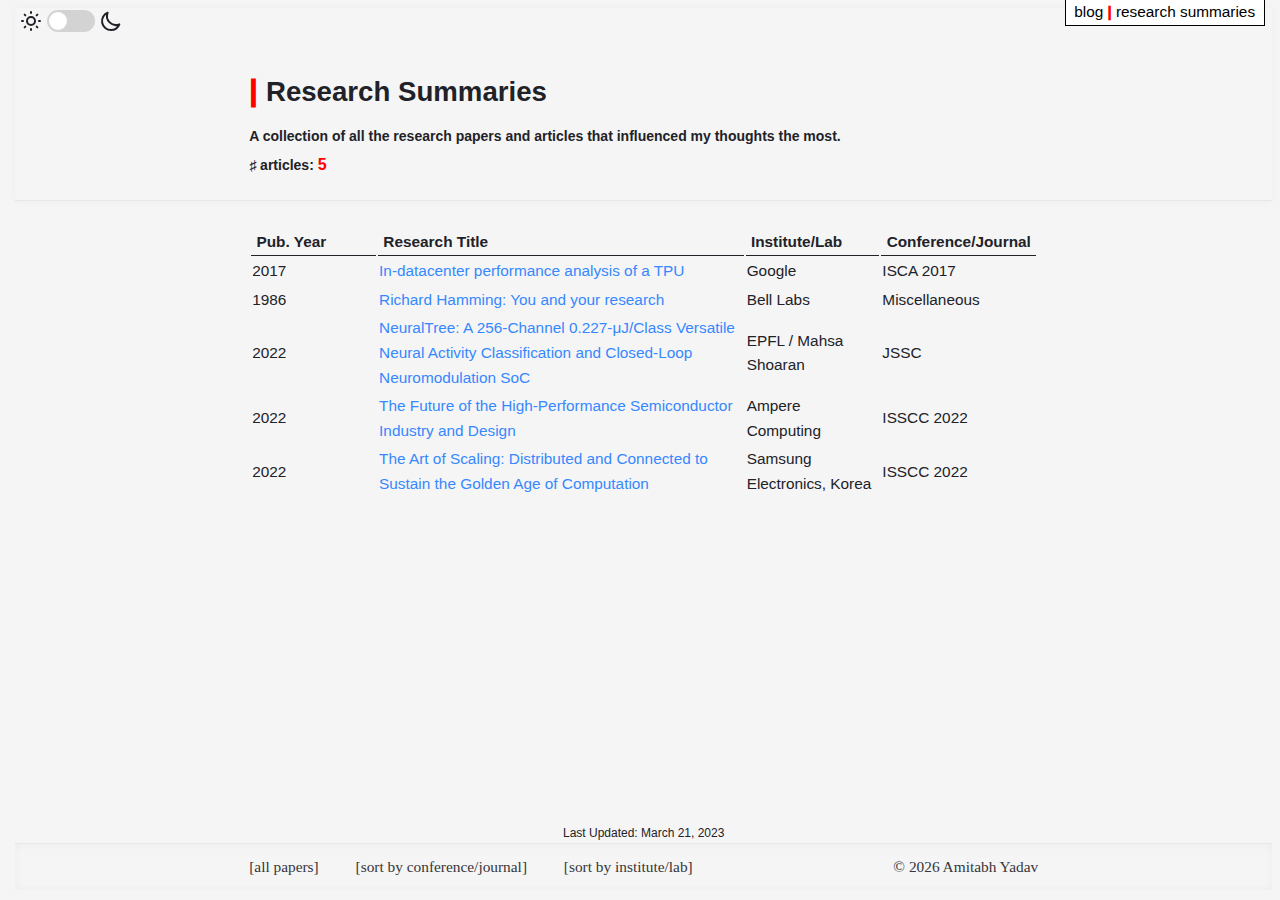
<file: index.html>
<!DOCTYPE html>
<html lang="en">
<head>
<title>blog | resXiv</title>
<!-- Google tag (gtag.js) -->
<script async src="https://www.googletagmanager.com/gtag/js?id=G-3FGZVVP29B"></script>
<script>
  window.dataLayer = window.dataLayer || [];
  function gtag(){dataLayer.push(arguments);}
  gtag('js', new Date());

  gtag('config', 'G-3FGZVVP29B');
</script>
<meta charset="utf-8">
<meta name="viewport" content="width=device-width, initial-scale=1.0">
<meta name="author" content="Amitabh Yadav">
<link rel="canonical" href="http://localhost:4000/">

<link rel="stylesheet" href="/assets/css/index.css">

  <link rel="icon" type="image/x-icon" href="/favicon.png">
<style> 
	#topbtn {
	  display: none;
	  position: fixed;
	  bottom: 125px;
	  right: 0.5em;
	  z-index: 99;
	  font-size: 18px;
	  border: solid black 0.5pt;
	  outline: none;
	  background-color: rgba(186, 186, 186, 0.25);
	  color: #9e9e9e;
	  cursor: pointer;
	  padding: 6px;
	  border-radius: 6px;
	}

	// collapsible scripts 
	.collapsible {

	}

	.collapsible::before {
	  content: "▸ " ;//"&#x25BA; ";
	}

	.collapsibleactive, .collapsible:hover {
	  //background-color: #555;
	  border-bottom: dotted 0.5pt red; 
	}

	.collapsibleactive::before {
	  content: "▾ ";//"&#x25BC; ";
	}

	.collapsiblecontent {
	  line-height: 1.35;
	  margin: 0;
	  padding: 0 5px;
	  display: none;
	  overflow: hidden;
	  background-color: transparent;
	}

	#share-bar {
		font-weight: normal;
		margin: 10px 0px;
	}
	/* All buttons */
	.share-buttons {
	}
	 
	/* Each button */
	.share-button {
	border: solid black 0.5pt;outline: none;background-color: rgba(186, 186, 186, 0.25);color: black;cursor: pointer; padding: 4px; border-radius: 6px;
	}

	/*slider switch css */
	.theme-switch-wrapper {
	  display: flex;
	  align-items: center;
	  position: fixed;
	  top: 7pt; 
	  left:1em;
	}
	.theme-switch {
	  display: inline-block;
	  height: 22px;
	  position: relative;
	  width: 48px;
	}

	.theme-switch input {
	  display:none;
	}

	.slider {
	  background-color: lightgrey;
	  bottom: 0;
	  cursor: pointer;
	  left: 0;
	  position: absolute;
	  right: 0;
	  top: 0;
	  transition: .4s;
	}

	.slider:before {
	  background-color: #fff;
	  bottom: 2px;
	  content: "";
	  height: 18px;
	  left: 2px;		/* this for default position of slider */
	  position: absolute;
	  transition: .4s;
	  width: 18px;
	}

	input:checked + .slider {
	  background-color: #0AB9A1; //#66bb6a;
	}

	input:checked + .slider:before {
	  transform: translateX(26px);
	}

	.slider.round {
	  border-radius: 34px;
	}

	.slider.round:before {
	  border-radius: 50%;
	}

</style>
<link rel="alternate" href="/feed.xml" type="application/atom+xml" title="resXiv">




</head>


<header>
  <h2><br><a href="/" class="title" style="border-bottom: none;"><span class="cursor-thick">| </span>Research Summaries</a><br><span style="font-size:14px;">A collection of all the research papers and articles that influenced my thoughts the most.<div>&#9839; articles: <span id="numarticle" style="color:red;font-size:12pt;"></span></div></span></h2> 
<!-- <span style="font-size:calc(0.75rem + 0.2vw);line-height:0.9;">resXiv</span> -->
  <nav><a href="" ></a></nav>

</header>



  <article>
  <header><h3> </h3></header>
  <!-- &nbsp;<div style="float:right;font-family:monospace;font-size:10pt;">&#9839; articles: <span id="numarticle"></span></div><br><br> -->
  <!-- <span style="font-size:0.8em; font-weight:bold;">Books</span><br>
	&emsp; <a href="/cereview/books/low-power-digital-cmos-design/">Chandrakasan, A.P. "Low-Power Digital CMOS Design" (1995)</a>
	<br><br> -->
  <table style="font-size: 1em; text-align:left;" id="articletable">
	<tr> <!-- background: #ffbe43; -->
		<th style="border-bottom: 1px solid;">&nbsp;Pub. Year&nbsp;</th>
		<th style="border-bottom: 1px solid;">&nbsp;Research Title&nbsp;</th>
		<th style="border-bottom: 1px solid;">&nbsp;Institute/Lab&nbsp;</th>
		<th style="border-bottom: 1px solid;">&nbsp;Conference/Journal&nbsp;</th>
	</tr>

    <tr>
      <td style="background: transparent; min-width: 8em;">
		2017&emsp;
	</td>
	<td>
		<a href="/posts/2023/in-datacenter-performance-of-tpu" style="border-bottom: none;">In-datacenter performance analysis of a TPU</a>&emsp;
	</td>
	<td>
		Google
	</td>
      <td style="background: transparent; min-width: 8em;">
		ISCA 2017&emsp;
		<!--<time datetime="2023-03-08T00:00:00+01:00" style="font-family:monospace; font-size:0.75em;">[ 2023-Mar-08 ]</time>&emsp; -->
	</td>
    </tr>

    <tr>
      <td style="background: transparent; min-width: 8em;">
		1986&emsp;
	</td>
	<td>
		<a href="/posts/2023/hamming-you-and-your-research" style="border-bottom: none;">Richard Hamming: You and your research</a>&emsp;
	</td>
	<td>
		Bell Labs
	</td>
      <td style="background: transparent; min-width: 8em;">
		Miscellaneous&emsp;
		<!--<time datetime="2023-03-07T00:00:00+01:00" style="font-family:monospace; font-size:0.75em;">[ 2023-Mar-07 ]</time>&emsp; -->
	</td>
    </tr>

    <tr>
      <td style="background: transparent; min-width: 8em;">
		2022&emsp;
	</td>
	<td>
		<a href="/posts/2022/neural-tree-closedloop-soc-jssc" style="border-bottom: none;">NeuralTree: A 256-Channel 0.227-μJ/Class Versatile Neural Activity Classification and Closed-Loop Neuromodulation SoC</a>&emsp;
	</td>
	<td>
		EPFL / Mahsa Shoaran
	</td>
      <td style="background: transparent; min-width: 8em;">
		JSSC&emsp;
		<!--<time datetime="2023-03-06T00:00:00+01:00" style="font-family:monospace; font-size:0.75em;">[ 2023-Mar-06 ]</time>&emsp; -->
	</td>
    </tr>

    <tr>
      <td style="background: transparent; min-width: 8em;">
		2022&emsp;
	</td>
	<td>
		<a href="/posts/2022/future-of-hpc-semiconductors-isscc22" style="border-bottom: none;">The Future of the High-Performance Semiconductor Industry and Design</a>&emsp;
	</td>
	<td>
		Ampere Computing
	</td>
      <td style="background: transparent; min-width: 8em;">
		ISSCC 2022&emsp;
		<!--<time datetime="2023-03-06T00:00:00+01:00" style="font-family:monospace; font-size:0.75em;">[ 2023-Mar-06 ]</time>&emsp; -->
	</td>
    </tr>

    <tr>
      <td style="background: transparent; min-width: 8em;">
		2022&emsp;
	</td>
	<td>
		<a href="/posts/2022/the-art-of-scaling-isscc22" style="border-bottom: none;">The Art of Scaling: Distributed and Connected to Sustain the Golden Age of Computation</a>&emsp;
	</td>
	<td>
		Samsung Electronics, Korea
	</td>
      <td style="background: transparent; min-width: 8em;">
		ISSCC 2022&emsp;
		<!--<time datetime="2023-03-06T00:00:00+01:00" style="font-family:monospace; font-size:0.75em;">[ 2023-Mar-06 ]</time>&emsp; -->
	</td>
    </tr>

</table>

</article>




<span style="margin: auto;font-size:12px;">Last Updated: March 21, 2023</span>

<!--  -->
	<div style="position: fixed; top: -0.6pt; right:1em; background: white; border: solid black 0.5pt; color: black;" class="no-print">&nbsp; <a href="/" style="color: inherit;">blog <span style="font-weight: 1000; font-size: 15px; color: red;">| </span>research summaries</a> &nbsp; </div>

<!-- dark/light button -->
  <div class="theme-switch-wrapper no-print">
   <svg xmlns="http://www.w3.org/2000/svg" style="width: 24px; height: 24px; margin: 0 4px;" fill="none" viewBox="0 0 24 24" stroke="currentColor" stroke-width="2">
    <path stroke-linecap="round" stroke-linejoin="round" d="M12 3v1m0 16v1m9-9h-1M4 12H3m15.364 6.364l-.707-.707M6.343 6.343l-.707-.707m12.728 0l-.707.707M6.343 17.657l-.707.707M16 12a4 4 0 11-8 0 4 4 0 018 0z"></path>
  </svg>
  <label class="theme-switch" for="checkbox">
    <input type="checkbox" id="checkbox" onchange="toggleDarkMode()"/>
    <div class="slider round"></div>
  </label>
    <svg xmlns="http://www.w3.org/2000/svg" style="width: 24px; height: 24px; margin: 0 4px;" fill="none" viewBox="0 0 24 24" stroke="currentColor" stroke-width="2">
    <path stroke-linecap="round" stroke-linejoin="round" d="M20.354 15.354A9 9 0 018.646 3.646 9.003 9.003 0 0012 21a9.003 9.003 0 008.354-5.646z"></path>
  </svg>
  </div>

<!-- dark/light button -->
  <button onclick="topFunction()" id="topbtn" title="Go to top" class="no-print">&nbsp;Top&nbsp;</button>

<footer style="font-family:Times, serif;" class="no-print"> 
  <nav><a href="/" class="selected">[all papers]</a><a href="/categories/" >[sort by conference/journal]</a><a href="/labs/" >[sort by institute/lab]</a></nav>
 
<div>&copy; <script type="text/javascript"> document.write((new Date().getFullYear()));</script> Amitabh Yadav</div>
<!-- <div>It's not right but the thing is, it's not even wrong!</div>--> 
  
</footer>


<!-- Go to Top Scripts -->
<script>
//Get the button
var mybutton = document.getElementById("topbtn");

// When the user scrolls down 20px from the top of the document, show the button
window.onscroll = function() {scrollFunction()};

function scrollFunction() {
  if (document.body.scrollTop > 20 || document.documentElement.scrollTop > 20) {
    mybutton.style.display = "block";
  } else {
    mybutton.style.display = "none";
  }
}

// When the user clicks on the button, scroll to the top of the document
function topFunction() {
  document.body.scrollTop = 0;
  document.documentElement.scrollTop = 0;
}
</script>

<!-- Collapsible Scripts-->
<script>
var coll = document.getElementsByClassName("collapsible");
var i;

for (i = 0; i < coll.length; i++) {
  coll[i].addEventListener("click", function() {
    this.classList.toggle("collapsibleactive");
    var content = this.nextElementSibling;
    if (content.style.display === "block") {
      content.style.display = "none";
    } else {
      content.style.display = "block";
    }
  });
}
</script>

<script>
function myFunction() {
  // Get the text field
  var copyText = document.getElementById("pageurllink");

  // Select the text field
  copyText.select();
  copyText.setSelectionRange(0, 99999); // For mobile devices

  // Copy the text inside the text field
  navigator.clipboard.writeText(copyText.value);
}
</script>

<script>
const btn = document.getElementById('cpyurlbtn');
if (btn) {
btn.addEventListener('click', function handleClick() {
  btn.textContent = 'copied';
});
}
</script>

<script>
window.onload = function () {setColorScheme()};

function setColorScheme() {
	let colorScheme = localStorage.getItem("rexivBG");
	if (colorScheme === "dark") {
		document.getElementById("checkbox").checked = true;
		document.body.style.background = "#212228";	//dark background
		document.body.style.color = "#ffffff";
	} else if (colorScheme === "light") {
		document.getElementById("checkbox").checked = false;
		document.body.style.background = "#F5F5F5"; 	// light background
		document.body.style.color = "#000000";
	} else {}
}
</script>

<script>
function toggleDarkMode() {
	const toggleSwitch = document.getElementById("checkbox").checked;
	var element = document.body;
	if (toggleSwitch === true){				// dark
		element.style.color = "#ffffff";
		element.style.background = "#212228";	//dark background
		localStorage.setItem("rexivBG", "dark");
	} else if (toggleSwitch === false) {			// light
		element.style.color = "#000000";
		element.style.background = "#F5F5F5"; 	// light background
		localStorage.setItem("rexivBG", "light");
	}
}
</script>

<script>
const numArticles = document.getElementById("articletable").rows.length;
document.getElementById("numarticle").innerHTML = numArticles - 1;

</script>

</html>
</file>
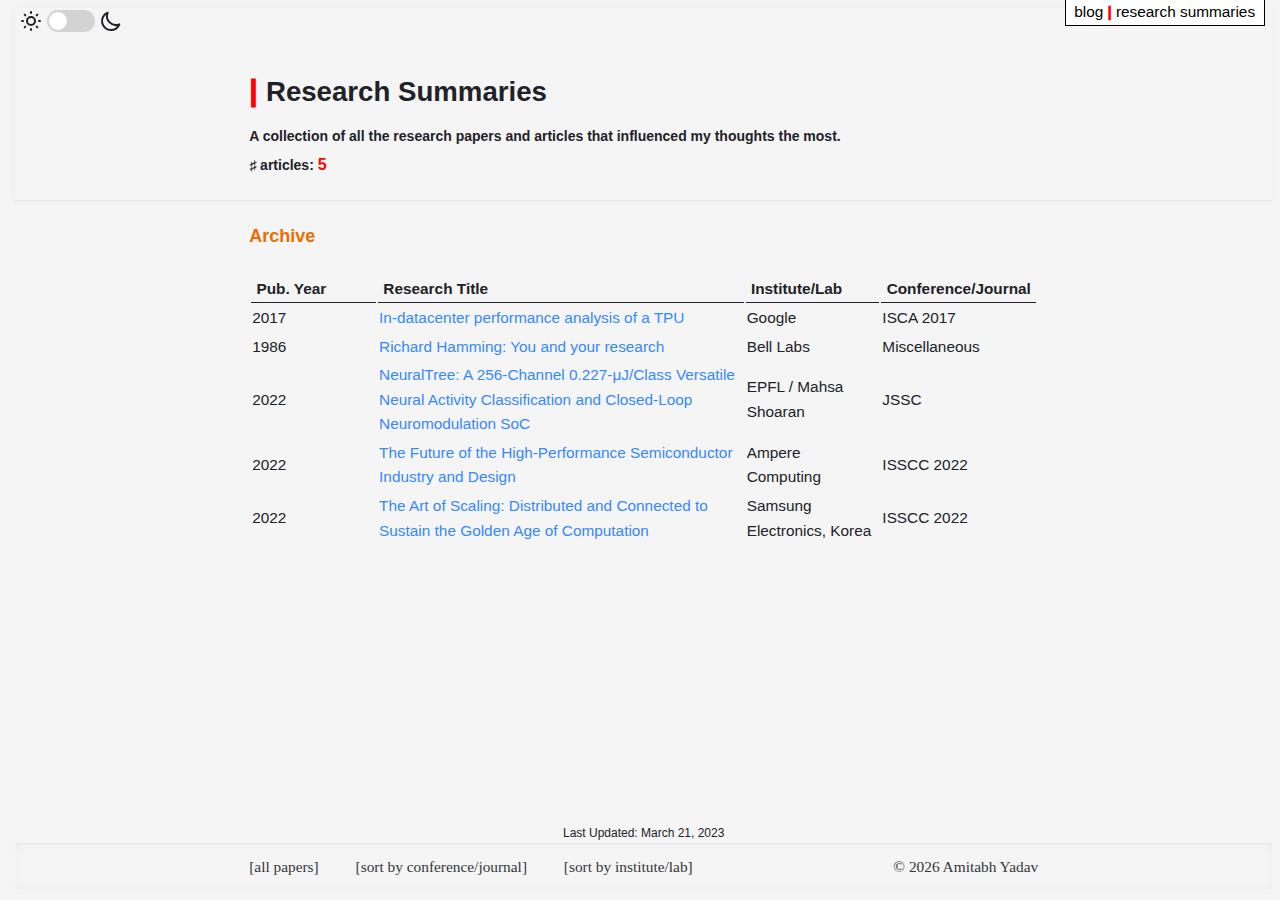
<file: archive/index.html>
<!DOCTYPE html>
<html lang="en">
<head>
<title>Archive | resXiv</title>
<!-- Google tag (gtag.js) -->
<script async src="https://www.googletagmanager.com/gtag/js?id=G-3FGZVVP29B"></script>
<script>
  window.dataLayer = window.dataLayer || [];
  function gtag(){dataLayer.push(arguments);}
  gtag('js', new Date());

  gtag('config', 'G-3FGZVVP29B');
</script>
<meta charset="utf-8">
<meta name="viewport" content="width=device-width, initial-scale=1.0">
<meta name="author" content="Amitabh Yadav">
<link rel="canonical" href="http://localhost:4000/archive/">

<link rel="stylesheet" href="/assets/css/index.css">

  <link rel="icon" type="image/x-icon" href="/favicon.png">
<style> 
	#topbtn {
	  display: none;
	  position: fixed;
	  bottom: 125px;
	  right: 0.5em;
	  z-index: 99;
	  font-size: 18px;
	  border: solid black 0.5pt;
	  outline: none;
	  background-color: rgba(186, 186, 186, 0.25);
	  color: #9e9e9e;
	  cursor: pointer;
	  padding: 6px;
	  border-radius: 6px;
	}

	// collapsible scripts 
	.collapsible {

	}

	.collapsible::before {
	  content: "▸ " ;//"&#x25BA; ";
	}

	.collapsibleactive, .collapsible:hover {
	  //background-color: #555;
	  border-bottom: dotted 0.5pt red; 
	}

	.collapsibleactive::before {
	  content: "▾ ";//"&#x25BC; ";
	}

	.collapsiblecontent {
	  line-height: 1.35;
	  margin: 0;
	  padding: 0 5px;
	  display: none;
	  overflow: hidden;
	  background-color: transparent;
	}

	#share-bar {
		font-weight: normal;
		margin: 10px 0px;
	}
	/* All buttons */
	.share-buttons {
	}
	 
	/* Each button */
	.share-button {
	border: solid black 0.5pt;outline: none;background-color: rgba(186, 186, 186, 0.25);color: black;cursor: pointer; padding: 4px; border-radius: 6px;
	}

	/*slider switch css */
	.theme-switch-wrapper {
	  display: flex;
	  align-items: center;
	  position: fixed;
	  top: 7pt; 
	  left:1em;
	}
	.theme-switch {
	  display: inline-block;
	  height: 22px;
	  position: relative;
	  width: 48px;
	}

	.theme-switch input {
	  display:none;
	}

	.slider {
	  background-color: lightgrey;
	  bottom: 0;
	  cursor: pointer;
	  left: 0;
	  position: absolute;
	  right: 0;
	  top: 0;
	  transition: .4s;
	}

	.slider:before {
	  background-color: #fff;
	  bottom: 2px;
	  content: "";
	  height: 18px;
	  left: 2px;		/* this for default position of slider */
	  position: absolute;
	  transition: .4s;
	  width: 18px;
	}

	input:checked + .slider {
	  background-color: #0AB9A1; //#66bb6a;
	}

	input:checked + .slider:before {
	  transform: translateX(26px);
	}

	.slider.round {
	  border-radius: 34px;
	}

	.slider.round:before {
	  border-radius: 50%;
	}

</style>
<link rel="alternate" href="/feed.xml" type="application/atom+xml" title="resXiv">




</head>


<header>
  <h2><br><a href="/" class="title" style="border-bottom: none;"><span class="cursor-thick">| </span>Research Summaries</a><br><span style="font-size:14px;">A collection of all the research papers and articles that influenced my thoughts the most.<div>&#9839; articles: <span id="numarticle" style="color:red;font-size:12pt;"></span></div></span></h2> 
<!-- <span style="font-size:calc(0.75rem + 0.2vw);line-height:0.9;">resXiv</span> -->
  <nav><a href="" ></a></nav>

</header>


<article>
  <header><h3>Archive</h3></header>
  <!-- &nbsp;<div style="float:right;font-family:monospace;font-size:10pt;">&#9839; articles: <span id="numarticle"></span></div><br><br> -->
  <!-- <span style="font-size:0.8em; font-weight:bold;">Books</span><br>
	&emsp; <a href="/cereview/books/low-power-digital-cmos-design/">Chandrakasan, A.P. "Low-Power Digital CMOS Design" (1995)</a>
	<br><br> -->
  <table style="font-size: 1em; text-align:left;" id="articletable">
	<tr> <!-- background: #ffbe43; -->
		<th style="border-bottom: 1px solid;">&nbsp;Pub. Year&nbsp;</th>
		<th style="border-bottom: 1px solid;">&nbsp;Research Title&nbsp;</th>
		<th style="border-bottom: 1px solid;">&nbsp;Institute/Lab&nbsp;</th>
		<th style="border-bottom: 1px solid;">&nbsp;Conference/Journal&nbsp;</th>
	</tr>

    <tr>
      <td style="background: transparent; min-width: 8em;">
		2017&emsp;
	</td>
	<td>
		<a href="/posts/2023/in-datacenter-performance-of-tpu" style="border-bottom: none;">In-datacenter performance analysis of a TPU</a>&emsp;
	</td>
	<td>
		Google
	</td>
      <td style="background: transparent; min-width: 8em;">
		ISCA 2017&emsp;
		<!--<time datetime="2023-03-08T00:00:00+01:00" style="font-family:monospace; font-size:0.75em;">[ 2023-Mar-08 ]</time>&emsp; -->
	</td>
    </tr>

    <tr>
      <td style="background: transparent; min-width: 8em;">
		1986&emsp;
	</td>
	<td>
		<a href="/posts/2023/hamming-you-and-your-research" style="border-bottom: none;">Richard Hamming: You and your research</a>&emsp;
	</td>
	<td>
		Bell Labs
	</td>
      <td style="background: transparent; min-width: 8em;">
		Miscellaneous&emsp;
		<!--<time datetime="2023-03-07T00:00:00+01:00" style="font-family:monospace; font-size:0.75em;">[ 2023-Mar-07 ]</time>&emsp; -->
	</td>
    </tr>

    <tr>
      <td style="background: transparent; min-width: 8em;">
		2022&emsp;
	</td>
	<td>
		<a href="/posts/2022/neural-tree-closedloop-soc-jssc" style="border-bottom: none;">NeuralTree: A 256-Channel 0.227-μJ/Class Versatile Neural Activity Classification and Closed-Loop Neuromodulation SoC</a>&emsp;
	</td>
	<td>
		EPFL / Mahsa Shoaran
	</td>
      <td style="background: transparent; min-width: 8em;">
		JSSC&emsp;
		<!--<time datetime="2023-03-06T00:00:00+01:00" style="font-family:monospace; font-size:0.75em;">[ 2023-Mar-06 ]</time>&emsp; -->
	</td>
    </tr>

    <tr>
      <td style="background: transparent; min-width: 8em;">
		2022&emsp;
	</td>
	<td>
		<a href="/posts/2022/future-of-hpc-semiconductors-isscc22" style="border-bottom: none;">The Future of the High-Performance Semiconductor Industry and Design</a>&emsp;
	</td>
	<td>
		Ampere Computing
	</td>
      <td style="background: transparent; min-width: 8em;">
		ISSCC 2022&emsp;
		<!--<time datetime="2023-03-06T00:00:00+01:00" style="font-family:monospace; font-size:0.75em;">[ 2023-Mar-06 ]</time>&emsp; -->
	</td>
    </tr>

    <tr>
      <td style="background: transparent; min-width: 8em;">
		2022&emsp;
	</td>
	<td>
		<a href="/posts/2022/the-art-of-scaling-isscc22" style="border-bottom: none;">The Art of Scaling: Distributed and Connected to Sustain the Golden Age of Computation</a>&emsp;
	</td>
	<td>
		Samsung Electronics, Korea
	</td>
      <td style="background: transparent; min-width: 8em;">
		ISSCC 2022&emsp;
		<!--<time datetime="2023-03-06T00:00:00+01:00" style="font-family:monospace; font-size:0.75em;">[ 2023-Mar-06 ]</time>&emsp; -->
	</td>
    </tr>

</table>

</article>



<span style="margin: auto;font-size:12px;">Last Updated: March 21, 2023</span>

<!--  -->
	<div style="position: fixed; top: -0.6pt; right:1em; background: white; border: solid black 0.5pt; color: black;" class="no-print">&nbsp; <a href="/" style="color: inherit;">blog <span style="font-weight: 1000; font-size: 15px; color: red;">| </span>research summaries</a> &nbsp; </div>

<!-- dark/light button -->
  <div class="theme-switch-wrapper no-print">
   <svg xmlns="http://www.w3.org/2000/svg" style="width: 24px; height: 24px; margin: 0 4px;" fill="none" viewBox="0 0 24 24" stroke="currentColor" stroke-width="2">
    <path stroke-linecap="round" stroke-linejoin="round" d="M12 3v1m0 16v1m9-9h-1M4 12H3m15.364 6.364l-.707-.707M6.343 6.343l-.707-.707m12.728 0l-.707.707M6.343 17.657l-.707.707M16 12a4 4 0 11-8 0 4 4 0 018 0z"></path>
  </svg>
  <label class="theme-switch" for="checkbox">
    <input type="checkbox" id="checkbox" onchange="toggleDarkMode()"/>
    <div class="slider round"></div>
  </label>
    <svg xmlns="http://www.w3.org/2000/svg" style="width: 24px; height: 24px; margin: 0 4px;" fill="none" viewBox="0 0 24 24" stroke="currentColor" stroke-width="2">
    <path stroke-linecap="round" stroke-linejoin="round" d="M20.354 15.354A9 9 0 018.646 3.646 9.003 9.003 0 0012 21a9.003 9.003 0 008.354-5.646z"></path>
  </svg>
  </div>

<!-- dark/light button -->
  <button onclick="topFunction()" id="topbtn" title="Go to top" class="no-print">&nbsp;Top&nbsp;</button>

<footer style="font-family:Times, serif;" class="no-print"> 
  <nav><a href="/" >[all papers]</a><a href="/categories/" >[sort by conference/journal]</a><a href="/labs/" >[sort by institute/lab]</a></nav>
 
<div>&copy; <script type="text/javascript"> document.write((new Date().getFullYear()));</script> Amitabh Yadav</div>
<!-- <div>It's not right but the thing is, it's not even wrong!</div>--> 
  
</footer>


<!-- Go to Top Scripts -->
<script>
//Get the button
var mybutton = document.getElementById("topbtn");

// When the user scrolls down 20px from the top of the document, show the button
window.onscroll = function() {scrollFunction()};

function scrollFunction() {
  if (document.body.scrollTop > 20 || document.documentElement.scrollTop > 20) {
    mybutton.style.display = "block";
  } else {
    mybutton.style.display = "none";
  }
}

// When the user clicks on the button, scroll to the top of the document
function topFunction() {
  document.body.scrollTop = 0;
  document.documentElement.scrollTop = 0;
}
</script>

<!-- Collapsible Scripts-->
<script>
var coll = document.getElementsByClassName("collapsible");
var i;

for (i = 0; i < coll.length; i++) {
  coll[i].addEventListener("click", function() {
    this.classList.toggle("collapsibleactive");
    var content = this.nextElementSibling;
    if (content.style.display === "block") {
      content.style.display = "none";
    } else {
      content.style.display = "block";
    }
  });
}
</script>

<script>
function myFunction() {
  // Get the text field
  var copyText = document.getElementById("pageurllink");

  // Select the text field
  copyText.select();
  copyText.setSelectionRange(0, 99999); // For mobile devices

  // Copy the text inside the text field
  navigator.clipboard.writeText(copyText.value);
}
</script>

<script>
const btn = document.getElementById('cpyurlbtn');
if (btn) {
btn.addEventListener('click', function handleClick() {
  btn.textContent = 'copied';
});
}
</script>

<script>
window.onload = function () {setColorScheme()};

function setColorScheme() {
	let colorScheme = localStorage.getItem("rexivBG");
	if (colorScheme === "dark") {
		document.getElementById("checkbox").checked = true;
		document.body.style.background = "#212228";	//dark background
		document.body.style.color = "#ffffff";
	} else if (colorScheme === "light") {
		document.getElementById("checkbox").checked = false;
		document.body.style.background = "#F5F5F5"; 	// light background
		document.body.style.color = "#000000";
	} else {}
}
</script>

<script>
function toggleDarkMode() {
	const toggleSwitch = document.getElementById("checkbox").checked;
	var element = document.body;
	if (toggleSwitch === true){				// dark
		element.style.color = "#ffffff";
		element.style.background = "#212228";	//dark background
		localStorage.setItem("rexivBG", "dark");
	} else if (toggleSwitch === false) {			// light
		element.style.color = "#000000";
		element.style.background = "#F5F5F5"; 	// light background
		localStorage.setItem("rexivBG", "light");
	}
}
</script>

<script>
const numArticles = document.getElementById("articletable").rows.length;
document.getElementById("numarticle").innerHTML = numArticles - 1;

</script>

</html>
</file>
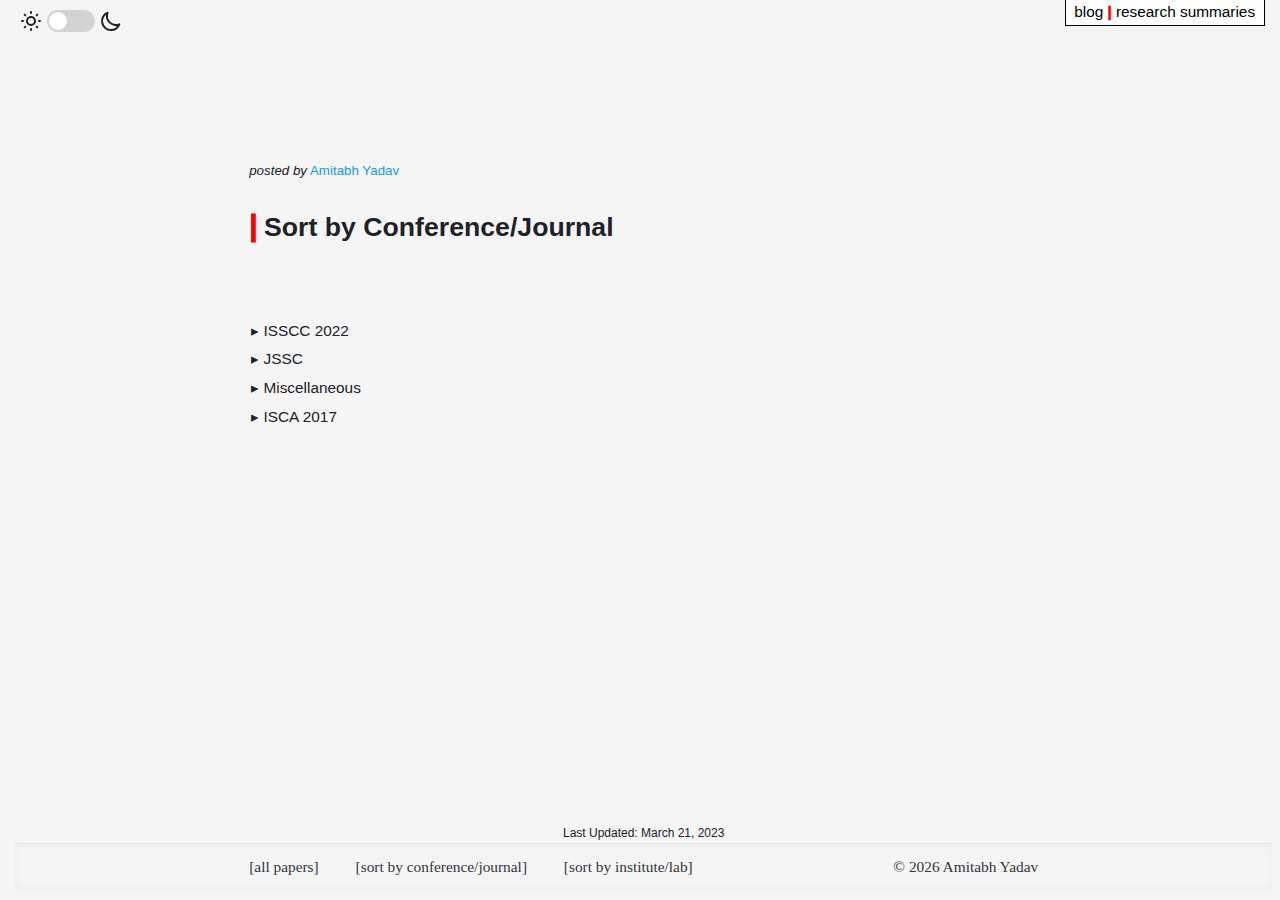
<file: categories/index.html>
<!DOCTYPE html>
<html lang="en">
<head>
<title>Sort by Conference/Journal | resXiv</title>
<!-- Google tag (gtag.js) -->
<script async src="https://www.googletagmanager.com/gtag/js?id=G-3FGZVVP29B"></script>
<script>
  window.dataLayer = window.dataLayer || [];
  function gtag(){dataLayer.push(arguments);}
  gtag('js', new Date());

  gtag('config', 'G-3FGZVVP29B');
</script>
<meta charset="utf-8">
<meta name="viewport" content="width=device-width, initial-scale=1.0">
<meta name="author" content="Amitabh Yadav">
<link rel="canonical" href="http://localhost:4000/categories/">

<link rel="stylesheet" href="/assets/css/index.css">

  <link rel="icon" type="image/x-icon" href="/favicon.png">
<style> 
	#topbtn {
	  display: none;
	  position: fixed;
	  bottom: 125px;
	  right: 0.5em;
	  z-index: 99;
	  font-size: 18px;
	  border: solid black 0.5pt;
	  outline: none;
	  background-color: rgba(186, 186, 186, 0.25);
	  color: #9e9e9e;
	  cursor: pointer;
	  padding: 6px;
	  border-radius: 6px;
	}

	// collapsible scripts 
	.collapsible {

	}

	.collapsible::before {
	  content: "▸ " ;//"&#x25BA; ";
	}

	.collapsibleactive, .collapsible:hover {
	  //background-color: #555;
	  border-bottom: dotted 0.5pt red; 
	}

	.collapsibleactive::before {
	  content: "▾ ";//"&#x25BC; ";
	}

	.collapsiblecontent {
	  line-height: 1.35;
	  margin: 0;
	  padding: 0 5px;
	  display: none;
	  overflow: hidden;
	  background-color: transparent;
	}

	#share-bar {
		font-weight: normal;
		margin: 10px 0px;
	}
	/* All buttons */
	.share-buttons {
	}
	 
	/* Each button */
	.share-button {
	border: solid black 0.5pt;outline: none;background-color: rgba(186, 186, 186, 0.25);color: black;cursor: pointer; padding: 4px; border-radius: 6px;
	}

	/*slider switch css */
	.theme-switch-wrapper {
	  display: flex;
	  align-items: center;
	  position: fixed;
	  top: 7pt; 
	  left:1em;
	}
	.theme-switch {
	  display: inline-block;
	  height: 22px;
	  position: relative;
	  width: 48px;
	}

	.theme-switch input {
	  display:none;
	}

	.slider {
	  background-color: lightgrey;
	  bottom: 0;
	  cursor: pointer;
	  left: 0;
	  position: absolute;
	  right: 0;
	  top: 0;
	  transition: .4s;
	}

	.slider:before {
	  background-color: #fff;
	  bottom: 2px;
	  content: "";
	  height: 18px;
	  left: 2px;		/* this for default position of slider */
	  position: absolute;
	  transition: .4s;
	  width: 18px;
	}

	input:checked + .slider {
	  background-color: #0AB9A1; //#66bb6a;
	}

	input:checked + .slider:before {
	  transform: translateX(26px);
	}

	.slider.round {
	  border-radius: 34px;
	}

	.slider.round:before {
	  border-radius: 50%;
	}

</style>
<link rel="alternate" href="/feed.xml" type="application/atom+xml" title="resXiv">

<script src="//amitabhydv.disqus.com/embed.js" async></script>


</head>





<article>
<br><br><br><br><br><br>
<span style="font-size:10pt;"><i>posted by</i> <span style="color:#179CDC;">Amitabh Yadav</span></span>
  <header>
  <h2><span class="cursor-thick">|</span> <a href="/categories/" style="text-decoration: none; font-size: 20pt; border-bottom: none;">Sort by Conference/Journal</a></h2><span><time datetime="" style="font-size:14px;"></time> &emsp;



<input type="text" style="display:none;" id="pageurllink" value="https://blog.amitabhyadav.com/categories/">

<!-- <span style="float:right; font-family: monospace; background-color: transparent; color: #0AB9A1" class="no-print">[ <a href="/">see all posts</a> ]</span> --></span>
</header>

  <article>
  <!-- <hr style="width: 80%; text-align=left; background-color:red;"> -->
  <ul class="archive">
    
    <!-- <li> -->
      <!-- <time datetime="2023-03-08T00:00:00+01:00" style="font-family:monospace; font-size:0.75em;">2023-Mar-08..........</time><a href="/posts/2023/in-datacenter-performance-of-tpu" style="border-bottom: none;">In-datacenter performance analysis of a TPU</a>  -->
      <!-- <time datetime="2023-03-08T00:00:00+01:00" style="font-family:monospace; color: gray; font-size:0.8em; float: right;">2023-03-08</time> -->
    <!--</li> -->
    
    <!-- <li> -->
      <!-- <time datetime="2023-03-07T00:00:00+01:00" style="font-family:monospace; font-size:0.75em;">2023-Mar-07..........</time><a href="/posts/2023/hamming-you-and-your-research" style="border-bottom: none;">Richard Hamming: You and your research</a>  -->
      <!-- <time datetime="2023-03-07T00:00:00+01:00" style="font-family:monospace; color: gray; font-size:0.8em; float: right;">2023-03-07</time> -->
    <!--</li> -->
    
    <!-- <li> -->
      <!-- <time datetime="2023-03-06T00:00:00+01:00" style="font-family:monospace; font-size:0.75em;">2023-Mar-06..........</time><a href="/posts/2022/neural-tree-closedloop-soc-jssc" style="border-bottom: none;">NeuralTree: A 256-Channel 0.227-μJ/Class Versatile Neural Activity Classification and Closed-Loop Neuromodulation SoC</a>  -->
      <!-- <time datetime="2023-03-06T00:00:00+01:00" style="font-family:monospace; color: gray; font-size:0.8em; float: right;">2023-03-06</time> -->
    <!--</li> -->
    
    <!-- <li> -->
      <!-- <time datetime="2023-03-06T00:00:00+01:00" style="font-family:monospace; font-size:0.75em;">2023-Mar-06..........</time><a href="/posts/2022/future-of-hpc-semiconductors-isscc22" style="border-bottom: none;">The Future of the High-Performance Semiconductor Industry and Design</a>  -->
      <!-- <time datetime="2023-03-06T00:00:00+01:00" style="font-family:monospace; color: gray; font-size:0.8em; float: right;">2023-03-06</time> -->
    <!--</li> -->
    
    <!-- <li> -->
      <!-- <time datetime="2023-03-06T00:00:00+01:00" style="font-family:monospace; font-size:0.75em;">2023-Mar-06..........</time><a href="/posts/2022/the-art-of-scaling-isscc22" style="border-bottom: none;">The Art of Scaling: Distributed and Connected to Sustain the Golden Age of Computation</a>  -->
      <!-- <time datetime="2023-03-06T00:00:00+01:00" style="font-family:monospace; color: gray; font-size:0.8em; float: right;">2023-03-06</time> -->
    <!--</li> -->
    
	  </ul>
	  
	  <button type="button" style="background: none; color: inherit; border: 0.5pt; padding: 2px; font: inherit; cursor: pointer; " class="collapsible">ISSCC 2022</button>
	  <div class="collapsiblecontent">
		  <ul style="list-style-type: none;">
		    
		      <li><span style="font-family:Consolas, monospace; font-size:10pt;">2022</span>&emsp;<a href="/posts/2022/future-of-hpc-semiconductors-isscc22">The Future of the High-Performance Semiconductor Industry and Design</a></li>
		    
		      <li><span style="font-family:Consolas, monospace; font-size:10pt;">2022</span>&emsp;<a href="/posts/2022/the-art-of-scaling-isscc22">The Art of Scaling: Distributed and Connected to Sustain the Golden Age of Computation</a></li>
		    
		  </ul>
	  </div><br>
	  
	  <button type="button" style="background: none; color: inherit; border: 0.5pt; padding: 2px; font: inherit; cursor: pointer; " class="collapsible">JSSC</button>
	  <div class="collapsiblecontent">
		  <ul style="list-style-type: none;">
		    
		      <li><span style="font-family:Consolas, monospace; font-size:10pt;">2022</span>&emsp;<a href="/posts/2022/neural-tree-closedloop-soc-jssc">NeuralTree: A 256-Channel 0.227-μJ/Class Versatile Neural Activity Classification and Closed-Loop Neuromodulation SoC</a></li>
		    
		  </ul>
	  </div><br>
	  
	  <button type="button" style="background: none; color: inherit; border: 0.5pt; padding: 2px; font: inherit; cursor: pointer; " class="collapsible">Miscellaneous</button>
	  <div class="collapsiblecontent">
		  <ul style="list-style-type: none;">
		    
		      <li><span style="font-family:Consolas, monospace; font-size:10pt;">1986</span>&emsp;<a href="/posts/2023/hamming-you-and-your-research">Richard Hamming: You and your research</a></li>
		    
		  </ul>
	  </div><br>
	  
	  <button type="button" style="background: none; color: inherit; border: 0.5pt; padding: 2px; font: inherit; cursor: pointer; " class="collapsible">ISCA 2017</button>
	  <div class="collapsiblecontent">
		  <ul style="list-style-type: none;">
		    
		      <li><span style="font-family:Consolas, monospace; font-size:10pt;">2017</span>&emsp;<a href="/posts/2023/in-datacenter-performance-of-tpu">In-datacenter performance analysis of a TPU</a></li>
		    
		  </ul>
	  </div><br>
	  
</article>






</article>


<span style="margin: auto;font-size:12px;">Last Updated: March 21, 2023</span>

<!--  -->
<span></span>
<!--  -->
	<div style="position: fixed; top: -0.6pt; right:1em; background: white; border: solid black 0.5pt; color: black;" class="no-print">&nbsp; <a href="/" style="color: inherit;">blog <span style="font-weight: 1000; font-size: 15px; color: red;">| </span>research summaries</a> &nbsp; </div>

<!-- dark/light button -->
  <div class="theme-switch-wrapper no-print">
   <svg xmlns="http://www.w3.org/2000/svg" style="width: 24px; height: 24px; margin: 0 4px;" fill="none" viewBox="0 0 24 24" stroke="currentColor" stroke-width="2">
    <path stroke-linecap="round" stroke-linejoin="round" d="M12 3v1m0 16v1m9-9h-1M4 12H3m15.364 6.364l-.707-.707M6.343 6.343l-.707-.707m12.728 0l-.707.707M6.343 17.657l-.707.707M16 12a4 4 0 11-8 0 4 4 0 018 0z"></path>
  </svg>
  <label class="theme-switch" for="checkbox">
    <input type="checkbox" id="checkbox" onchange="toggleDarkMode()"/>
    <div class="slider round"></div>
  </label>
    <svg xmlns="http://www.w3.org/2000/svg" style="width: 24px; height: 24px; margin: 0 4px;" fill="none" viewBox="0 0 24 24" stroke="currentColor" stroke-width="2">
    <path stroke-linecap="round" stroke-linejoin="round" d="M20.354 15.354A9 9 0 018.646 3.646 9.003 9.003 0 0012 21a9.003 9.003 0 008.354-5.646z"></path>
  </svg>
  </div>

<!-- dark/light button -->
  <button onclick="topFunction()" id="topbtn" title="Go to top" class="no-print">&nbsp;Top&nbsp;</button>

<footer style="font-family:Times, serif;" class="no-print"> 
  <nav><a href="/" >[all papers]</a><a href="/categories/" class="selected">[sort by conference/journal]</a><a href="/labs/" >[sort by institute/lab]</a></nav>
 
<div>&copy; <script type="text/javascript"> document.write((new Date().getFullYear()));</script> Amitabh Yadav</div>
<!-- <div>It's not right but the thing is, it's not even wrong!</div>--> 
  
</footer>


<!-- Go to Top Scripts -->
<script>
//Get the button
var mybutton = document.getElementById("topbtn");

// When the user scrolls down 20px from the top of the document, show the button
window.onscroll = function() {scrollFunction()};

function scrollFunction() {
  if (document.body.scrollTop > 20 || document.documentElement.scrollTop > 20) {
    mybutton.style.display = "block";
  } else {
    mybutton.style.display = "none";
  }
}

// When the user clicks on the button, scroll to the top of the document
function topFunction() {
  document.body.scrollTop = 0;
  document.documentElement.scrollTop = 0;
}
</script>

<!-- Collapsible Scripts-->
<script>
var coll = document.getElementsByClassName("collapsible");
var i;

for (i = 0; i < coll.length; i++) {
  coll[i].addEventListener("click", function() {
    this.classList.toggle("collapsibleactive");
    var content = this.nextElementSibling;
    if (content.style.display === "block") {
      content.style.display = "none";
    } else {
      content.style.display = "block";
    }
  });
}
</script>

<script>
function myFunction() {
  // Get the text field
  var copyText = document.getElementById("pageurllink");

  // Select the text field
  copyText.select();
  copyText.setSelectionRange(0, 99999); // For mobile devices

  // Copy the text inside the text field
  navigator.clipboard.writeText(copyText.value);
}
</script>

<script>
const btn = document.getElementById('cpyurlbtn');
if (btn) {
btn.addEventListener('click', function handleClick() {
  btn.textContent = 'copied';
});
}
</script>

<script>
window.onload = function () {setColorScheme()};

function setColorScheme() {
	let colorScheme = localStorage.getItem("rexivBG");
	if (colorScheme === "dark") {
		document.getElementById("checkbox").checked = true;
		document.body.style.background = "#212228";	//dark background
		document.body.style.color = "#ffffff";
	} else if (colorScheme === "light") {
		document.getElementById("checkbox").checked = false;
		document.body.style.background = "#F5F5F5"; 	// light background
		document.body.style.color = "#000000";
	} else {}
}
</script>

<script>
function toggleDarkMode() {
	const toggleSwitch = document.getElementById("checkbox").checked;
	var element = document.body;
	if (toggleSwitch === true){				// dark
		element.style.color = "#ffffff";
		element.style.background = "#212228";	//dark background
		localStorage.setItem("rexivBG", "dark");
	} else if (toggleSwitch === false) {			// light
		element.style.color = "#000000";
		element.style.background = "#F5F5F5"; 	// light background
		localStorage.setItem("rexivBG", "light");
	}
}
</script>

</script>

</html>
</file>
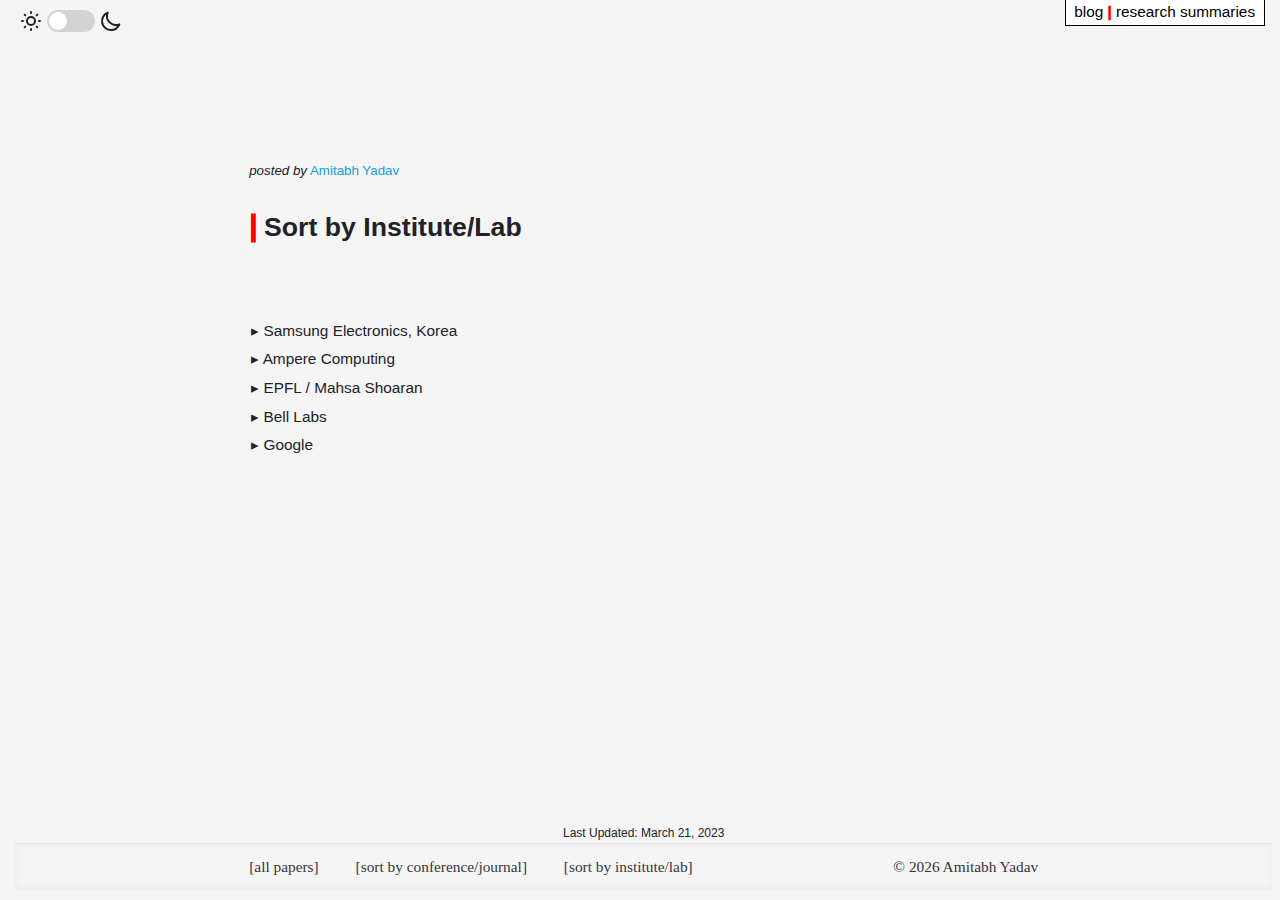
<file: labs/index.html>
<!DOCTYPE html>
<html lang="en">
<head>
<title>Sort by Institute/Lab | resXiv</title>
<!-- Google tag (gtag.js) -->
<script async src="https://www.googletagmanager.com/gtag/js?id=G-3FGZVVP29B"></script>
<script>
  window.dataLayer = window.dataLayer || [];
  function gtag(){dataLayer.push(arguments);}
  gtag('js', new Date());

  gtag('config', 'G-3FGZVVP29B');
</script>
<meta charset="utf-8">
<meta name="viewport" content="width=device-width, initial-scale=1.0">
<meta name="author" content="Amitabh Yadav">
<link rel="canonical" href="http://localhost:4000/labs/">

<link rel="stylesheet" href="/assets/css/index.css">

  <link rel="icon" type="image/x-icon" href="/favicon.png">
<style> 
	#topbtn {
	  display: none;
	  position: fixed;
	  bottom: 125px;
	  right: 0.5em;
	  z-index: 99;
	  font-size: 18px;
	  border: solid black 0.5pt;
	  outline: none;
	  background-color: rgba(186, 186, 186, 0.25);
	  color: #9e9e9e;
	  cursor: pointer;
	  padding: 6px;
	  border-radius: 6px;
	}

	// collapsible scripts 
	.collapsible {

	}

	.collapsible::before {
	  content: "▸ " ;//"&#x25BA; ";
	}

	.collapsibleactive, .collapsible:hover {
	  //background-color: #555;
	  border-bottom: dotted 0.5pt red; 
	}

	.collapsibleactive::before {
	  content: "▾ ";//"&#x25BC; ";
	}

	.collapsiblecontent {
	  line-height: 1.35;
	  margin: 0;
	  padding: 0 5px;
	  display: none;
	  overflow: hidden;
	  background-color: transparent;
	}

	#share-bar {
		font-weight: normal;
		margin: 10px 0px;
	}
	/* All buttons */
	.share-buttons {
	}
	 
	/* Each button */
	.share-button {
	border: solid black 0.5pt;outline: none;background-color: rgba(186, 186, 186, 0.25);color: black;cursor: pointer; padding: 4px; border-radius: 6px;
	}

	/*slider switch css */
	.theme-switch-wrapper {
	  display: flex;
	  align-items: center;
	  position: fixed;
	  top: 7pt; 
	  left:1em;
	}
	.theme-switch {
	  display: inline-block;
	  height: 22px;
	  position: relative;
	  width: 48px;
	}

	.theme-switch input {
	  display:none;
	}

	.slider {
	  background-color: lightgrey;
	  bottom: 0;
	  cursor: pointer;
	  left: 0;
	  position: absolute;
	  right: 0;
	  top: 0;
	  transition: .4s;
	}

	.slider:before {
	  background-color: #fff;
	  bottom: 2px;
	  content: "";
	  height: 18px;
	  left: 2px;		/* this for default position of slider */
	  position: absolute;
	  transition: .4s;
	  width: 18px;
	}

	input:checked + .slider {
	  background-color: #0AB9A1; //#66bb6a;
	}

	input:checked + .slider:before {
	  transform: translateX(26px);
	}

	.slider.round {
	  border-radius: 34px;
	}

	.slider.round:before {
	  border-radius: 50%;
	}

</style>
<link rel="alternate" href="/feed.xml" type="application/atom+xml" title="resXiv">

<script src="//amitabhydv.disqus.com/embed.js" async></script>


</head>





<article>
<br><br><br><br><br><br>
<span style="font-size:10pt;"><i>posted by</i> <span style="color:#179CDC;">Amitabh Yadav</span></span>
  <header>
  <h2><span class="cursor-thick">|</span> <a href="/labs/" style="text-decoration: none; font-size: 20pt; border-bottom: none;">Sort by Institute/Lab</a></h2><span><time datetime="" style="font-size:14px;"></time> &emsp;



<input type="text" style="display:none;" id="pageurllink" value="https://blog.amitabhyadav.com/labs/">

<!-- <span style="float:right; font-family: monospace; background-color: transparent; color: #0AB9A1" class="no-print">[ <a href="/">see all posts</a> ]</span> --></span>
</header>

  <article>
	<!-- <div style="font-family:Consolas, monospace; font-size:10pt;"><button type="button" onclick="collapse-all-btn">collapse all</button></div><br> -->
	  
	  <button type="button" style="background: none; color: inherit; border: 0.5pt; padding: 2px; font: inherit; cursor: pointer; " class="collapsible">Samsung Electronics, Korea</button>
	  <div class="collapsiblecontent">
		  <ul style="list-style-type: none;">
		    
		      <li><span style="font-family:Consolas, monospace; font-size:10pt;">2022</span>&emsp;<a href="/posts/2022/the-art-of-scaling-isscc22">The Art of Scaling: Distributed and Connected to Sustain the Golden Age of Computation</a></li>
		    
		  </ul>
	  </div><br>
	  
	  <button type="button" style="background: none; color: inherit; border: 0.5pt; padding: 2px; font: inherit; cursor: pointer; " class="collapsible">Ampere Computing</button>
	  <div class="collapsiblecontent">
		  <ul style="list-style-type: none;">
		    
		      <li><span style="font-family:Consolas, monospace; font-size:10pt;">2022</span>&emsp;<a href="/posts/2022/future-of-hpc-semiconductors-isscc22">The Future of the High-Performance Semiconductor Industry and Design</a></li>
		    
		  </ul>
	  </div><br>
	  
	  <button type="button" style="background: none; color: inherit; border: 0.5pt; padding: 2px; font: inherit; cursor: pointer; " class="collapsible">EPFL / Mahsa Shoaran</button>
	  <div class="collapsiblecontent">
		  <ul style="list-style-type: none;">
		    
		      <li><span style="font-family:Consolas, monospace; font-size:10pt;">2022</span>&emsp;<a href="/posts/2022/neural-tree-closedloop-soc-jssc">NeuralTree: A 256-Channel 0.227-μJ/Class Versatile Neural Activity Classification and Closed-Loop Neuromodulation SoC</a></li>
		    
		  </ul>
	  </div><br>
	  
	  <button type="button" style="background: none; color: inherit; border: 0.5pt; padding: 2px; font: inherit; cursor: pointer; " class="collapsible">Bell Labs</button>
	  <div class="collapsiblecontent">
		  <ul style="list-style-type: none;">
		    
		      <li><span style="font-family:Consolas, monospace; font-size:10pt;">1986</span>&emsp;<a href="/posts/2023/hamming-you-and-your-research">Richard Hamming: You and your research</a></li>
		    
		  </ul>
	  </div><br>
	  
	  <button type="button" style="background: none; color: inherit; border: 0.5pt; padding: 2px; font: inherit; cursor: pointer; " class="collapsible">Google</button>
	  <div class="collapsiblecontent">
		  <ul style="list-style-type: none;">
		    
		      <li><span style="font-family:Consolas, monospace; font-size:10pt;">2017</span>&emsp;<a href="/posts/2023/in-datacenter-performance-of-tpu">In-datacenter performance analysis of a TPU</a></li>
		    
		  </ul>
	  </div><br>
	  

</article>






</article>


<span style="margin: auto;font-size:12px;">Last Updated: March 21, 2023</span>

<!--  -->
<span></span>
<!--  -->
	<div style="position: fixed; top: -0.6pt; right:1em; background: white; border: solid black 0.5pt; color: black;" class="no-print">&nbsp; <a href="/" style="color: inherit;">blog <span style="font-weight: 1000; font-size: 15px; color: red;">| </span>research summaries</a> &nbsp; </div>

<!-- dark/light button -->
  <div class="theme-switch-wrapper no-print">
   <svg xmlns="http://www.w3.org/2000/svg" style="width: 24px; height: 24px; margin: 0 4px;" fill="none" viewBox="0 0 24 24" stroke="currentColor" stroke-width="2">
    <path stroke-linecap="round" stroke-linejoin="round" d="M12 3v1m0 16v1m9-9h-1M4 12H3m15.364 6.364l-.707-.707M6.343 6.343l-.707-.707m12.728 0l-.707.707M6.343 17.657l-.707.707M16 12a4 4 0 11-8 0 4 4 0 018 0z"></path>
  </svg>
  <label class="theme-switch" for="checkbox">
    <input type="checkbox" id="checkbox" onchange="toggleDarkMode()"/>
    <div class="slider round"></div>
  </label>
    <svg xmlns="http://www.w3.org/2000/svg" style="width: 24px; height: 24px; margin: 0 4px;" fill="none" viewBox="0 0 24 24" stroke="currentColor" stroke-width="2">
    <path stroke-linecap="round" stroke-linejoin="round" d="M20.354 15.354A9 9 0 018.646 3.646 9.003 9.003 0 0012 21a9.003 9.003 0 008.354-5.646z"></path>
  </svg>
  </div>

<!-- dark/light button -->
  <button onclick="topFunction()" id="topbtn" title="Go to top" class="no-print">&nbsp;Top&nbsp;</button>

<footer style="font-family:Times, serif;" class="no-print"> 
  <nav><a href="/" >[all papers]</a><a href="/categories/" >[sort by conference/journal]</a><a href="/labs/" class="selected">[sort by institute/lab]</a></nav>
 
<div>&copy; <script type="text/javascript"> document.write((new Date().getFullYear()));</script> Amitabh Yadav</div>
<!-- <div>It's not right but the thing is, it's not even wrong!</div>--> 
  
</footer>


<!-- Go to Top Scripts -->
<script>
//Get the button
var mybutton = document.getElementById("topbtn");

// When the user scrolls down 20px from the top of the document, show the button
window.onscroll = function() {scrollFunction()};

function scrollFunction() {
  if (document.body.scrollTop > 20 || document.documentElement.scrollTop > 20) {
    mybutton.style.display = "block";
  } else {
    mybutton.style.display = "none";
  }
}

// When the user clicks on the button, scroll to the top of the document
function topFunction() {
  document.body.scrollTop = 0;
  document.documentElement.scrollTop = 0;
}
</script>

<!-- Collapsible Scripts-->
<script>
var coll = document.getElementsByClassName("collapsible");
var i;

for (i = 0; i < coll.length; i++) {
  coll[i].addEventListener("click", function() {
    this.classList.toggle("collapsibleactive");
    var content = this.nextElementSibling;
    if (content.style.display === "block") {
      content.style.display = "none";
    } else {
      content.style.display = "block";
    }
  });
}
</script>

<script>
function myFunction() {
  // Get the text field
  var copyText = document.getElementById("pageurllink");

  // Select the text field
  copyText.select();
  copyText.setSelectionRange(0, 99999); // For mobile devices

  // Copy the text inside the text field
  navigator.clipboard.writeText(copyText.value);
}
</script>

<script>
const btn = document.getElementById('cpyurlbtn');
if (btn) {
btn.addEventListener('click', function handleClick() {
  btn.textContent = 'copied';
});
}
</script>

<script>
window.onload = function () {setColorScheme()};

function setColorScheme() {
	let colorScheme = localStorage.getItem("rexivBG");
	if (colorScheme === "dark") {
		document.getElementById("checkbox").checked = true;
		document.body.style.background = "#212228";	//dark background
		document.body.style.color = "#ffffff";
	} else if (colorScheme === "light") {
		document.getElementById("checkbox").checked = false;
		document.body.style.background = "#F5F5F5"; 	// light background
		document.body.style.color = "#000000";
	} else {}
}
</script>

<script>
function toggleDarkMode() {
	const toggleSwitch = document.getElementById("checkbox").checked;
	var element = document.body;
	if (toggleSwitch === true){				// dark
		element.style.color = "#ffffff";
		element.style.background = "#212228";	//dark background
		localStorage.setItem("rexivBG", "dark");
	} else if (toggleSwitch === false) {			// light
		element.style.color = "#000000";
		element.style.background = "#F5F5F5"; 	// light background
		localStorage.setItem("rexivBG", "light");
	}
}
</script>

</script>

</html>
</file>
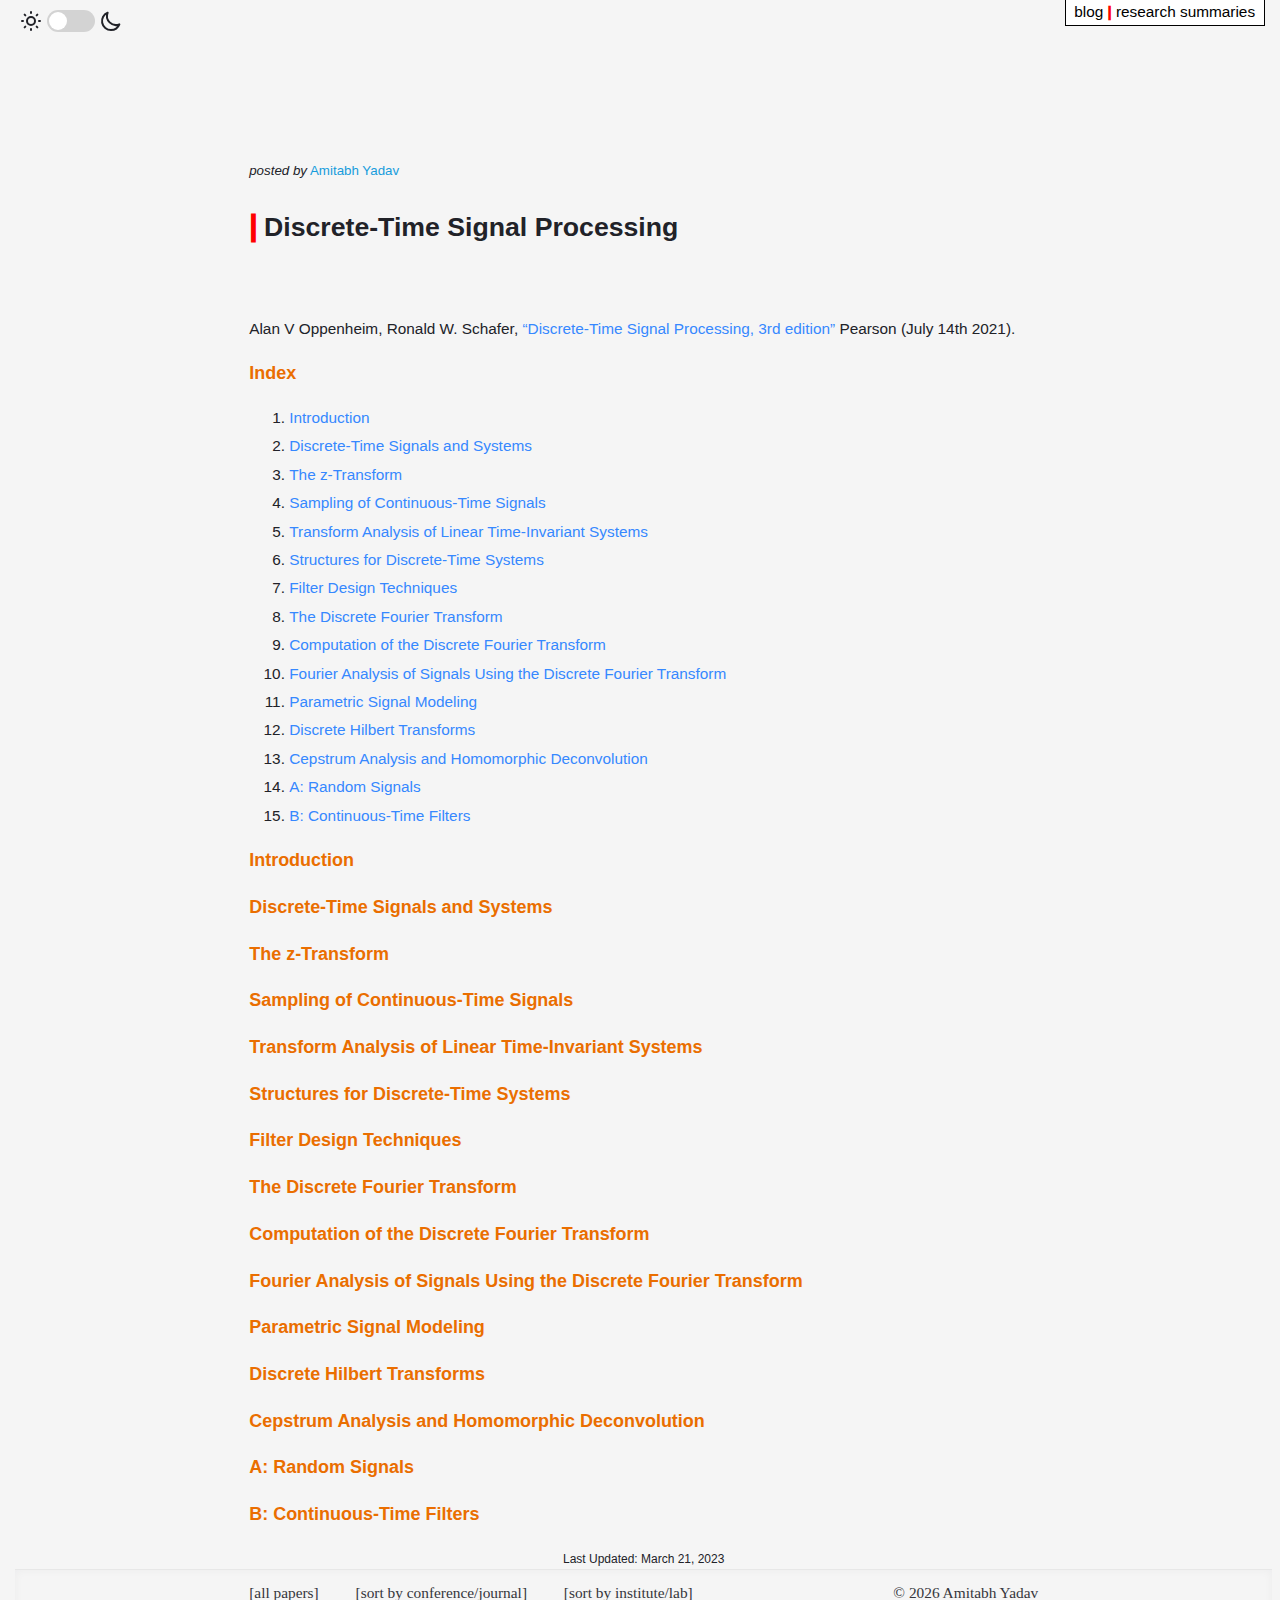
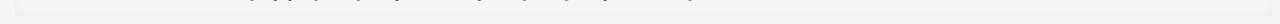
<file: books/discrete_time_signal_processing/index.html>
<!DOCTYPE html>
<html lang="en">
<head>
<title>Discrete-Time Signal Processing | resXiv</title>
<!-- Google tag (gtag.js) -->
<script async src="https://www.googletagmanager.com/gtag/js?id=G-3FGZVVP29B"></script>
<script>
  window.dataLayer = window.dataLayer || [];
  function gtag(){dataLayer.push(arguments);}
  gtag('js', new Date());

  gtag('config', 'G-3FGZVVP29B');
</script>
<meta charset="utf-8">
<meta name="viewport" content="width=device-width, initial-scale=1.0">
<meta name="author" content="Amitabh Yadav">
<link rel="canonical" href="http://localhost:4000/books/discrete_time_signal_processing/">

<link rel="stylesheet" href="/assets/css/index.css">

  <link rel="icon" type="image/x-icon" href="/favicon.png">
<style> 
	#topbtn {
	  display: none;
	  position: fixed;
	  bottom: 125px;
	  right: 0.5em;
	  z-index: 99;
	  font-size: 18px;
	  border: solid black 0.5pt;
	  outline: none;
	  background-color: rgba(186, 186, 186, 0.25);
	  color: #9e9e9e;
	  cursor: pointer;
	  padding: 6px;
	  border-radius: 6px;
	}

	// collapsible scripts 
	.collapsible {

	}

	.collapsible::before {
	  content: "▸ " ;//"&#x25BA; ";
	}

	.collapsibleactive, .collapsible:hover {
	  //background-color: #555;
	  border-bottom: dotted 0.5pt red; 
	}

	.collapsibleactive::before {
	  content: "▾ ";//"&#x25BC; ";
	}

	.collapsiblecontent {
	  line-height: 1.35;
	  margin: 0;
	  padding: 0 5px;
	  display: none;
	  overflow: hidden;
	  background-color: transparent;
	}

	#share-bar {
		font-weight: normal;
		margin: 10px 0px;
	}
	/* All buttons */
	.share-buttons {
	}
	 
	/* Each button */
	.share-button {
	border: solid black 0.5pt;outline: none;background-color: rgba(186, 186, 186, 0.25);color: black;cursor: pointer; padding: 4px; border-radius: 6px;
	}

	/*slider switch css */
	.theme-switch-wrapper {
	  display: flex;
	  align-items: center;
	  position: fixed;
	  top: 7pt; 
	  left:1em;
	}
	.theme-switch {
	  display: inline-block;
	  height: 22px;
	  position: relative;
	  width: 48px;
	}

	.theme-switch input {
	  display:none;
	}

	.slider {
	  background-color: lightgrey;
	  bottom: 0;
	  cursor: pointer;
	  left: 0;
	  position: absolute;
	  right: 0;
	  top: 0;
	  transition: .4s;
	}

	.slider:before {
	  background-color: #fff;
	  bottom: 2px;
	  content: "";
	  height: 18px;
	  left: 2px;		/* this for default position of slider */
	  position: absolute;
	  transition: .4s;
	  width: 18px;
	}

	input:checked + .slider {
	  background-color: #0AB9A1; //#66bb6a;
	}

	input:checked + .slider:before {
	  transform: translateX(26px);
	}

	.slider.round {
	  border-radius: 34px;
	}

	.slider.round:before {
	  border-radius: 50%;
	}

</style>
<link rel="alternate" href="/feed.xml" type="application/atom+xml" title="resXiv">

<script src="//amitabhydv.disqus.com/embed.js" async></script>


</head>





<article>
<br><br><br><br><br><br>
<span style="font-size:10pt;"><i>posted by</i> <span style="color:#179CDC;">Amitabh Yadav</span></span>
  <header>
  <h2><span class="cursor-thick">|</span> <a href="/books/discrete_time_signal_processing/" style="text-decoration: none; font-size: 20pt; border-bottom: none;">Discrete-Time Signal Processing</a></h2><span><time datetime="" style="font-size:14px;"></time> &emsp;



<input type="text" style="display:none;" id="pageurllink" value="https://blog.amitabhyadav.com/books/discrete_time_signal_processing/">

<!-- <span style="float:right; font-family: monospace; background-color: transparent; color: #0AB9A1" class="no-print">[ <a href="/">see all posts</a> ]</span> --></span>
</header>

  <p>Alan V Oppenheim, Ronald W. Schafer, <a href="https://www.pearson.com/en-us/subject-catalog/p/discrete-time-signal-processing/P200000003226">“Discrete-Time Signal Processing, 3rd edition”</a> Pearson (July 14th 2021).</p>

<h3 id="index">Index</h3>
<ol>
  <li><a href="#ch1">Introduction</a></li>
  <li><a href="#ch2">Discrete-Time Signals and Systems</a></li>
  <li><a href="#ch3">The z-Transform</a></li>
  <li><a href="#ch4">Sampling of Continuous-Time Signals</a></li>
  <li><a href="#ch5">Transform Analysis of Linear Time-Invariant Systems</a></li>
  <li><a href="#ch6">Structures for Discrete-Time Systems</a></li>
  <li><a href="#ch7">Filter Design Techniques </a></li>
  <li><a href="#ch8">The Discrete Fourier Transform</a></li>
  <li><a href="#ch9">Computation of the Discrete Fourier Transform</a></li>
  <li><a href="#ch10">Fourier Analysis of Signals Using the Discrete Fourier Transform</a></li>
  <li><a href="#ch11">Parametric Signal Modeling</a></li>
  <li><a href="#ch12">Discrete Hilbert Transforms</a></li>
  <li><a href="#ch13">Cepstrum Analysis and Homomorphic Deconvolution</a></li>
  <li><a href="#ap1">A: Random Signals</a></li>
  <li><a href="#ap2">B: Continuous-Time Filters</a></li>
</ol>

<h3 id="introduction"><span id="ch1">Introduction</span></h3>

<h3 id="discrete-time-signals-and-systems"><span id="ch2">Discrete-Time Signals and Systems</span></h3>

<h3 id="the-z-transform"><span id="ch3">The z-Transform</span></h3>

<h3 id="sampling-of-continuous-time-signals"><span id="ch4">Sampling of Continuous-Time Signals</span></h3>

<h3 id="transform-analysis-of-linear-time-invariant-systems"><span id="ch5">Transform Analysis of Linear Time-Invariant Systems</span></h3>

<h3 id="structures-for-discrete-time-systems"><span id="ch6">Structures for Discrete-Time Systems</span></h3>

<h3 id="filter-design-techniques-"><span id="ch7">Filter Design Techniques </span></h3>

<h3 id="the-discrete-fourier-transform"><span id="ch8">The Discrete Fourier Transform</span></h3>

<h3 id="computation-of-the-discrete-fourier-transform"><span id="ch9">Computation of the Discrete Fourier Transform</span></h3>

<h3 id="fourier-analysis-of-signals-using-the-discrete-fourier-transform"><span id="ch10">Fourier Analysis of Signals Using the Discrete Fourier Transform</span></h3>

<h3 id="parametric-signal-modeling"><span id="ch11">Parametric Signal Modeling</span></h3>

<h3 id="discrete-hilbert-transforms"><span id="ch12">Discrete Hilbert Transforms</span></h3>

<h3 id="cepstrum-analysis-and-homomorphic-deconvolution"><span id="ch13">Cepstrum Analysis and Homomorphic Deconvolution</span></h3>

<h3 id="a-random-signals"><span id="ap1">A: Random Signals</span></h3>

<h3 id="b-continuous-time-filters"><span id="ap2">B: Continuous-Time Filters</span></h3>






</article>


<span style="margin: auto;font-size:12px;">Last Updated: March 21, 2023</span>

<!--  -->
<span></span>
<!--  -->
	<div style="position: fixed; top: -0.6pt; right:1em; background: white; border: solid black 0.5pt; color: black;" class="no-print">&nbsp; <a href="/" style="color: inherit;">blog <span style="font-weight: 1000; font-size: 15px; color: red;">| </span>research summaries</a> &nbsp; </div>

<!-- dark/light button -->
  <div class="theme-switch-wrapper no-print">
   <svg xmlns="http://www.w3.org/2000/svg" style="width: 24px; height: 24px; margin: 0 4px;" fill="none" viewBox="0 0 24 24" stroke="currentColor" stroke-width="2">
    <path stroke-linecap="round" stroke-linejoin="round" d="M12 3v1m0 16v1m9-9h-1M4 12H3m15.364 6.364l-.707-.707M6.343 6.343l-.707-.707m12.728 0l-.707.707M6.343 17.657l-.707.707M16 12a4 4 0 11-8 0 4 4 0 018 0z"></path>
  </svg>
  <label class="theme-switch" for="checkbox">
    <input type="checkbox" id="checkbox" onchange="toggleDarkMode()"/>
    <div class="slider round"></div>
  </label>
    <svg xmlns="http://www.w3.org/2000/svg" style="width: 24px; height: 24px; margin: 0 4px;" fill="none" viewBox="0 0 24 24" stroke="currentColor" stroke-width="2">
    <path stroke-linecap="round" stroke-linejoin="round" d="M20.354 15.354A9 9 0 018.646 3.646 9.003 9.003 0 0012 21a9.003 9.003 0 008.354-5.646z"></path>
  </svg>
  </div>

<!-- dark/light button -->
  <button onclick="topFunction()" id="topbtn" title="Go to top" class="no-print">&nbsp;Top&nbsp;</button>

<footer style="font-family:Times, serif;" class="no-print"> 
  <nav><a href="/" >[all papers]</a><a href="/categories/" >[sort by conference/journal]</a><a href="/labs/" >[sort by institute/lab]</a></nav>
 
<div>&copy; <script type="text/javascript"> document.write((new Date().getFullYear()));</script> Amitabh Yadav</div>
<!-- <div>It's not right but the thing is, it's not even wrong!</div>--> 
  
</footer>


<!-- Go to Top Scripts -->
<script>
//Get the button
var mybutton = document.getElementById("topbtn");

// When the user scrolls down 20px from the top of the document, show the button
window.onscroll = function() {scrollFunction()};

function scrollFunction() {
  if (document.body.scrollTop > 20 || document.documentElement.scrollTop > 20) {
    mybutton.style.display = "block";
  } else {
    mybutton.style.display = "none";
  }
}

// When the user clicks on the button, scroll to the top of the document
function topFunction() {
  document.body.scrollTop = 0;
  document.documentElement.scrollTop = 0;
}
</script>

<!-- Collapsible Scripts-->
<script>
var coll = document.getElementsByClassName("collapsible");
var i;

for (i = 0; i < coll.length; i++) {
  coll[i].addEventListener("click", function() {
    this.classList.toggle("collapsibleactive");
    var content = this.nextElementSibling;
    if (content.style.display === "block") {
      content.style.display = "none";
    } else {
      content.style.display = "block";
    }
  });
}
</script>

<script>
function myFunction() {
  // Get the text field
  var copyText = document.getElementById("pageurllink");

  // Select the text field
  copyText.select();
  copyText.setSelectionRange(0, 99999); // For mobile devices

  // Copy the text inside the text field
  navigator.clipboard.writeText(copyText.value);
}
</script>

<script>
const btn = document.getElementById('cpyurlbtn');
if (btn) {
btn.addEventListener('click', function handleClick() {
  btn.textContent = 'copied';
});
}
</script>

<script>
window.onload = function () {setColorScheme()};

function setColorScheme() {
	let colorScheme = localStorage.getItem("rexivBG");
	if (colorScheme === "dark") {
		document.getElementById("checkbox").checked = true;
		document.body.style.background = "#212228";	//dark background
		document.body.style.color = "#ffffff";
	} else if (colorScheme === "light") {
		document.getElementById("checkbox").checked = false;
		document.body.style.background = "#F5F5F5"; 	// light background
		document.body.style.color = "#000000";
	} else {}
}
</script>

<script>
function toggleDarkMode() {
	const toggleSwitch = document.getElementById("checkbox").checked;
	var element = document.body;
	if (toggleSwitch === true){				// dark
		element.style.color = "#ffffff";
		element.style.background = "#212228";	//dark background
		localStorage.setItem("rexivBG", "dark");
	} else if (toggleSwitch === false) {			// light
		element.style.color = "#000000";
		element.style.background = "#F5F5F5"; 	// light background
		localStorage.setItem("rexivBG", "light");
	}
}
</script>

</script>

</html>
</file>
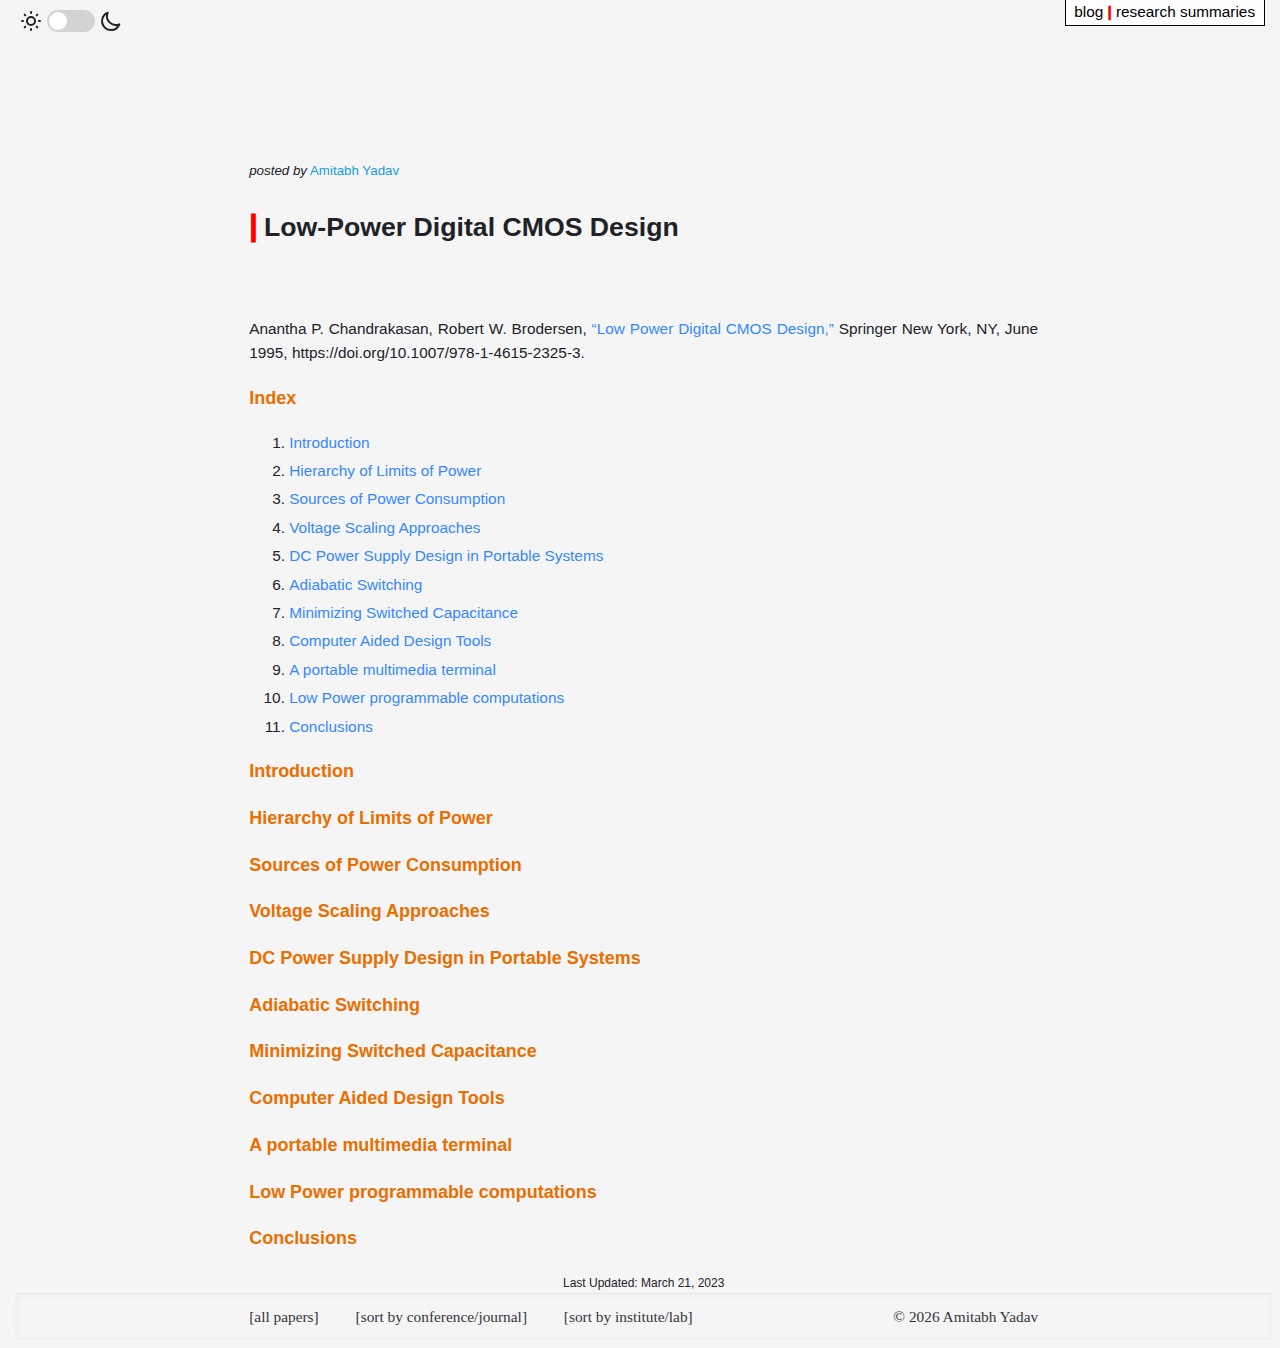
<file: books/low-power-digital-cmos-design/index.html>
<!DOCTYPE html>
<html lang="en">
<head>
<title>Low-Power Digital CMOS Design | resXiv</title>
<!-- Google tag (gtag.js) -->
<script async src="https://www.googletagmanager.com/gtag/js?id=G-3FGZVVP29B"></script>
<script>
  window.dataLayer = window.dataLayer || [];
  function gtag(){dataLayer.push(arguments);}
  gtag('js', new Date());

  gtag('config', 'G-3FGZVVP29B');
</script>
<meta charset="utf-8">
<meta name="viewport" content="width=device-width, initial-scale=1.0">
<meta name="author" content="Amitabh Yadav">
<link rel="canonical" href="http://localhost:4000/books/low-power-digital-cmos-design/">

<link rel="stylesheet" href="/assets/css/index.css">

  <link rel="icon" type="image/x-icon" href="/favicon.png">
<style> 
	#topbtn {
	  display: none;
	  position: fixed;
	  bottom: 125px;
	  right: 0.5em;
	  z-index: 99;
	  font-size: 18px;
	  border: solid black 0.5pt;
	  outline: none;
	  background-color: rgba(186, 186, 186, 0.25);
	  color: #9e9e9e;
	  cursor: pointer;
	  padding: 6px;
	  border-radius: 6px;
	}

	// collapsible scripts 
	.collapsible {

	}

	.collapsible::before {
	  content: "▸ " ;//"&#x25BA; ";
	}

	.collapsibleactive, .collapsible:hover {
	  //background-color: #555;
	  border-bottom: dotted 0.5pt red; 
	}

	.collapsibleactive::before {
	  content: "▾ ";//"&#x25BC; ";
	}

	.collapsiblecontent {
	  line-height: 1.35;
	  margin: 0;
	  padding: 0 5px;
	  display: none;
	  overflow: hidden;
	  background-color: transparent;
	}

	#share-bar {
		font-weight: normal;
		margin: 10px 0px;
	}
	/* All buttons */
	.share-buttons {
	}
	 
	/* Each button */
	.share-button {
	border: solid black 0.5pt;outline: none;background-color: rgba(186, 186, 186, 0.25);color: black;cursor: pointer; padding: 4px; border-radius: 6px;
	}

	/*slider switch css */
	.theme-switch-wrapper {
	  display: flex;
	  align-items: center;
	  position: fixed;
	  top: 7pt; 
	  left:1em;
	}
	.theme-switch {
	  display: inline-block;
	  height: 22px;
	  position: relative;
	  width: 48px;
	}

	.theme-switch input {
	  display:none;
	}

	.slider {
	  background-color: lightgrey;
	  bottom: 0;
	  cursor: pointer;
	  left: 0;
	  position: absolute;
	  right: 0;
	  top: 0;
	  transition: .4s;
	}

	.slider:before {
	  background-color: #fff;
	  bottom: 2px;
	  content: "";
	  height: 18px;
	  left: 2px;		/* this for default position of slider */
	  position: absolute;
	  transition: .4s;
	  width: 18px;
	}

	input:checked + .slider {
	  background-color: #0AB9A1; //#66bb6a;
	}

	input:checked + .slider:before {
	  transform: translateX(26px);
	}

	.slider.round {
	  border-radius: 34px;
	}

	.slider.round:before {
	  border-radius: 50%;
	}

</style>
<link rel="alternate" href="/feed.xml" type="application/atom+xml" title="resXiv">

<script src="//amitabhydv.disqus.com/embed.js" async></script>


</head>





<article>
<br><br><br><br><br><br>
<span style="font-size:10pt;"><i>posted by</i> <span style="color:#179CDC;">Amitabh Yadav</span></span>
  <header>
  <h2><span class="cursor-thick">|</span> <a href="/books/low-power-digital-cmos-design/" style="text-decoration: none; font-size: 20pt; border-bottom: none;">Low-Power Digital CMOS Design</a></h2><span><time datetime="" style="font-size:14px;"></time> &emsp;



<input type="text" style="display:none;" id="pageurllink" value="https://blog.amitabhyadav.com/books/low-power-digital-cmos-design/">

<!-- <span style="float:right; font-family: monospace; background-color: transparent; color: #0AB9A1" class="no-print">[ <a href="/">see all posts</a> ]</span> --></span>
</header>

  <p>Anantha P. Chandrakasan, Robert W. Brodersen, <a href="https://link.springer.com/book/10.1007/978-1-4615-2325-3">“Low Power Digital CMOS Design,”</a> Springer New York, NY, June 1995, https://doi.org/10.1007/978-1-4615-2325-3.</p>

<h3 id="index">Index</h3>
<ol>
  <li><a href="#ch1">Introduction</a></li>
  <li><a href="#ch2">Hierarchy of Limits of Power</a></li>
  <li><a href="#ch3">Sources of Power Consumption</a></li>
  <li><a href="#ch4">Voltage Scaling Approaches</a></li>
  <li><a href="#ch5">DC Power Supply Design in Portable Systems</a></li>
  <li><a href="#ch6">Adiabatic Switching</a></li>
  <li><a href="#ch7">Minimizing Switched Capacitance</a></li>
  <li><a href="#ch8">Computer Aided Design Tools</a></li>
  <li><a href="#ch9">A portable multimedia terminal</a></li>
  <li><a href="#ch10">Low Power programmable computations</a></li>
  <li><a href="#ch11">Conclusions</a></li>
</ol>

<h3 id="introduction"><span id="ch1">Introduction</span></h3>

<h3 id="hierarchy-of-limits-of-power"><span id="ch2">Hierarchy of Limits of Power</span></h3>

<h3 id="sources-of-power-consumption"><span id="ch3">Sources of Power Consumption</span></h3>

<h3 id="voltage-scaling-approaches"><span id="ch4">Voltage Scaling Approaches</span></h3>

<h3 id="dc-power-supply-design-in-portable-systems"><span id="ch5">DC Power Supply Design in Portable Systems</span></h3>

<h3 id="adiabatic-switching"><span id="ch6">Adiabatic Switching</span></h3>

<h3 id="minimizing-switched-capacitance"><span id="ch7">Minimizing Switched Capacitance</span></h3>

<h3 id="computer-aided-design-tools"><span id="ch8">Computer Aided Design Tools</span></h3>

<h3 id="a-portable-multimedia-terminal"><span id="ch9">A portable multimedia terminal</span></h3>

<h3 id="low-power-programmable-computations"><span id="ch10">Low Power programmable computations</span></h3>

<h3 id="conclusions"><span id="ch11">Conclusions</span></h3>





</article>


<span style="margin: auto;font-size:12px;">Last Updated: March 21, 2023</span>

<!--  -->
<span></span>
<!--  -->
	<div style="position: fixed; top: -0.6pt; right:1em; background: white; border: solid black 0.5pt; color: black;" class="no-print">&nbsp; <a href="/" style="color: inherit;">blog <span style="font-weight: 1000; font-size: 15px; color: red;">| </span>research summaries</a> &nbsp; </div>

<!-- dark/light button -->
  <div class="theme-switch-wrapper no-print">
   <svg xmlns="http://www.w3.org/2000/svg" style="width: 24px; height: 24px; margin: 0 4px;" fill="none" viewBox="0 0 24 24" stroke="currentColor" stroke-width="2">
    <path stroke-linecap="round" stroke-linejoin="round" d="M12 3v1m0 16v1m9-9h-1M4 12H3m15.364 6.364l-.707-.707M6.343 6.343l-.707-.707m12.728 0l-.707.707M6.343 17.657l-.707.707M16 12a4 4 0 11-8 0 4 4 0 018 0z"></path>
  </svg>
  <label class="theme-switch" for="checkbox">
    <input type="checkbox" id="checkbox" onchange="toggleDarkMode()"/>
    <div class="slider round"></div>
  </label>
    <svg xmlns="http://www.w3.org/2000/svg" style="width: 24px; height: 24px; margin: 0 4px;" fill="none" viewBox="0 0 24 24" stroke="currentColor" stroke-width="2">
    <path stroke-linecap="round" stroke-linejoin="round" d="M20.354 15.354A9 9 0 018.646 3.646 9.003 9.003 0 0012 21a9.003 9.003 0 008.354-5.646z"></path>
  </svg>
  </div>

<!-- dark/light button -->
  <button onclick="topFunction()" id="topbtn" title="Go to top" class="no-print">&nbsp;Top&nbsp;</button>

<footer style="font-family:Times, serif;" class="no-print"> 
  <nav><a href="/" >[all papers]</a><a href="/categories/" >[sort by conference/journal]</a><a href="/labs/" >[sort by institute/lab]</a></nav>
 
<div>&copy; <script type="text/javascript"> document.write((new Date().getFullYear()));</script> Amitabh Yadav</div>
<!-- <div>It's not right but the thing is, it's not even wrong!</div>--> 
  
</footer>


<!-- Go to Top Scripts -->
<script>
//Get the button
var mybutton = document.getElementById("topbtn");

// When the user scrolls down 20px from the top of the document, show the button
window.onscroll = function() {scrollFunction()};

function scrollFunction() {
  if (document.body.scrollTop > 20 || document.documentElement.scrollTop > 20) {
    mybutton.style.display = "block";
  } else {
    mybutton.style.display = "none";
  }
}

// When the user clicks on the button, scroll to the top of the document
function topFunction() {
  document.body.scrollTop = 0;
  document.documentElement.scrollTop = 0;
}
</script>

<!-- Collapsible Scripts-->
<script>
var coll = document.getElementsByClassName("collapsible");
var i;

for (i = 0; i < coll.length; i++) {
  coll[i].addEventListener("click", function() {
    this.classList.toggle("collapsibleactive");
    var content = this.nextElementSibling;
    if (content.style.display === "block") {
      content.style.display = "none";
    } else {
      content.style.display = "block";
    }
  });
}
</script>

<script>
function myFunction() {
  // Get the text field
  var copyText = document.getElementById("pageurllink");

  // Select the text field
  copyText.select();
  copyText.setSelectionRange(0, 99999); // For mobile devices

  // Copy the text inside the text field
  navigator.clipboard.writeText(copyText.value);
}
</script>

<script>
const btn = document.getElementById('cpyurlbtn');
if (btn) {
btn.addEventListener('click', function handleClick() {
  btn.textContent = 'copied';
});
}
</script>

<script>
window.onload = function () {setColorScheme()};

function setColorScheme() {
	let colorScheme = localStorage.getItem("rexivBG");
	if (colorScheme === "dark") {
		document.getElementById("checkbox").checked = true;
		document.body.style.background = "#212228";	//dark background
		document.body.style.color = "#ffffff";
	} else if (colorScheme === "light") {
		document.getElementById("checkbox").checked = false;
		document.body.style.background = "#F5F5F5"; 	// light background
		document.body.style.color = "#000000";
	} else {}
}
</script>

<script>
function toggleDarkMode() {
	const toggleSwitch = document.getElementById("checkbox").checked;
	var element = document.body;
	if (toggleSwitch === true){				// dark
		element.style.color = "#ffffff";
		element.style.background = "#212228";	//dark background
		localStorage.setItem("rexivBG", "dark");
	} else if (toggleSwitch === false) {			// light
		element.style.color = "#000000";
		element.style.background = "#F5F5F5"; 	// light background
		localStorage.setItem("rexivBG", "light");
	}
}
</script>

</script>

</html>
</file>
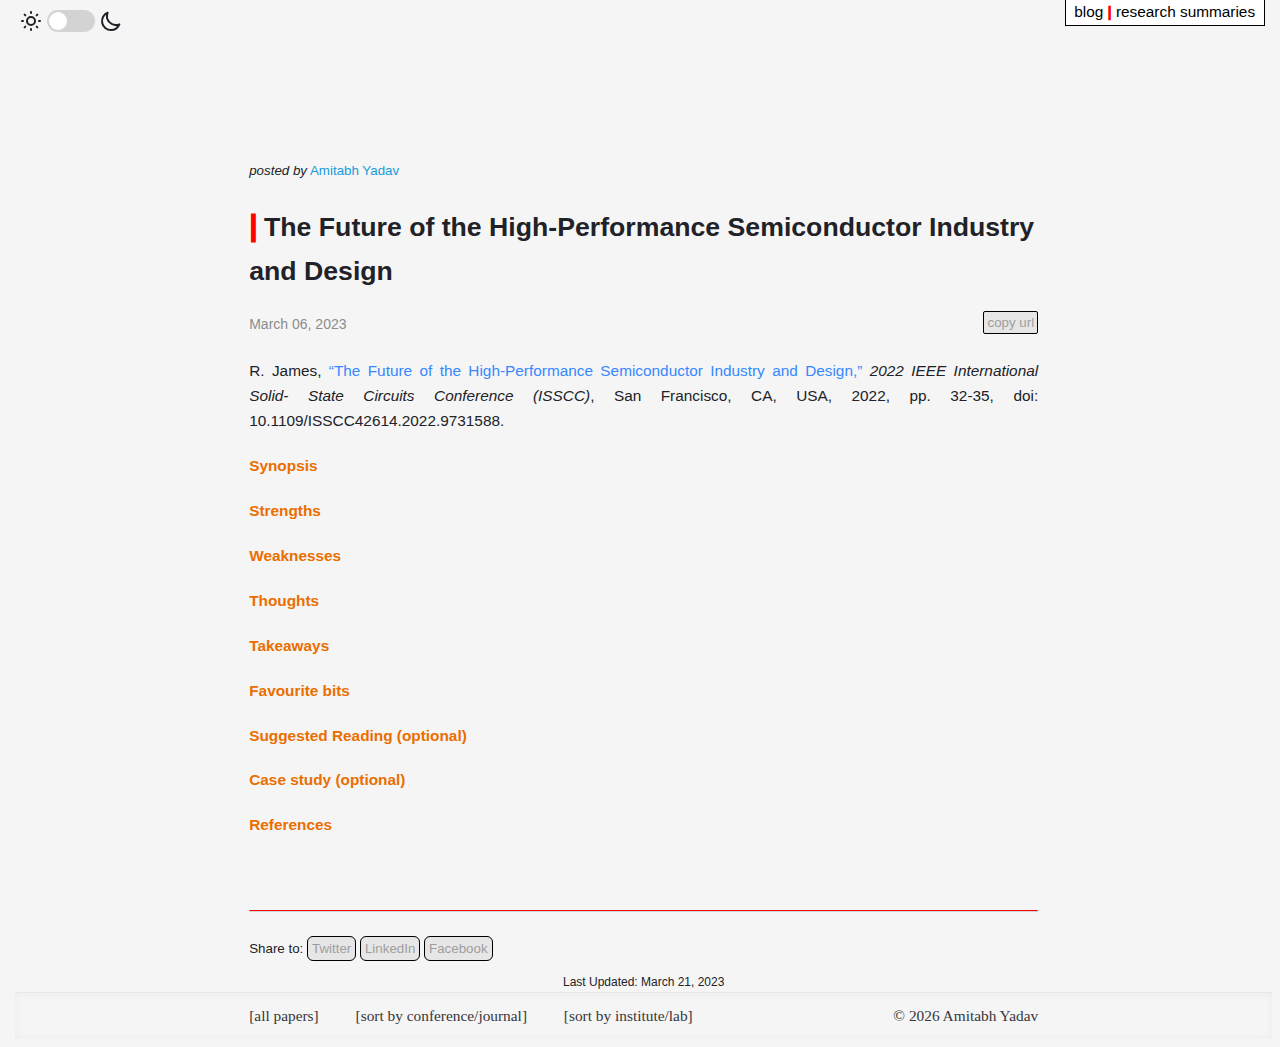
<file: posts/2022/future-of-hpc-semiconductors-isscc22.html>
<!DOCTYPE html>
<html lang="en">
<head>
<title>The Future of the High-Performance Semiconductor Industry and Design | resXiv</title>
<!-- Google tag (gtag.js) -->
<script async src="https://www.googletagmanager.com/gtag/js?id=G-3FGZVVP29B"></script>
<script>
  window.dataLayer = window.dataLayer || [];
  function gtag(){dataLayer.push(arguments);}
  gtag('js', new Date());

  gtag('config', 'G-3FGZVVP29B');
</script>
<meta charset="utf-8">
<meta name="viewport" content="width=device-width, initial-scale=1.0">
<meta name="author" content="Amitabh Yadav">
<link rel="canonical" href="http://localhost:4000/posts/2022/future-of-hpc-semiconductors-isscc22">

<link rel="stylesheet" href="/assets/css/index.css">

  <link rel="icon" type="image/x-icon" href="/favicon.png">
<style> 
	#topbtn {
	  display: none;
	  position: fixed;
	  bottom: 125px;
	  right: 0.5em;
	  z-index: 99;
	  font-size: 18px;
	  border: solid black 0.5pt;
	  outline: none;
	  background-color: rgba(186, 186, 186, 0.25);
	  color: #9e9e9e;
	  cursor: pointer;
	  padding: 6px;
	  border-radius: 6px;
	}

	// collapsible scripts 
	.collapsible {

	}

	.collapsible::before {
	  content: "▸ " ;//"&#x25BA; ";
	}

	.collapsibleactive, .collapsible:hover {
	  //background-color: #555;
	  border-bottom: dotted 0.5pt red; 
	}

	.collapsibleactive::before {
	  content: "▾ ";//"&#x25BC; ";
	}

	.collapsiblecontent {
	  line-height: 1.35;
	  margin: 0;
	  padding: 0 5px;
	  display: none;
	  overflow: hidden;
	  background-color: transparent;
	}

	#share-bar {
		font-weight: normal;
		margin: 10px 0px;
	}
	/* All buttons */
	.share-buttons {
	}
	 
	/* Each button */
	.share-button {
	border: solid black 0.5pt;outline: none;background-color: rgba(186, 186, 186, 0.25);color: black;cursor: pointer; padding: 4px; border-radius: 6px;
	}

	/*slider switch css */
	.theme-switch-wrapper {
	  display: flex;
	  align-items: center;
	  position: fixed;
	  top: 7pt; 
	  left:1em;
	}
	.theme-switch {
	  display: inline-block;
	  height: 22px;
	  position: relative;
	  width: 48px;
	}

	.theme-switch input {
	  display:none;
	}

	.slider {
	  background-color: lightgrey;
	  bottom: 0;
	  cursor: pointer;
	  left: 0;
	  position: absolute;
	  right: 0;
	  top: 0;
	  transition: .4s;
	}

	.slider:before {
	  background-color: #fff;
	  bottom: 2px;
	  content: "";
	  height: 18px;
	  left: 2px;		/* this for default position of slider */
	  position: absolute;
	  transition: .4s;
	  width: 18px;
	}

	input:checked + .slider {
	  background-color: #0AB9A1; //#66bb6a;
	}

	input:checked + .slider:before {
	  transform: translateX(26px);
	}

	.slider.round {
	  border-radius: 34px;
	}

	.slider.round:before {
	  border-radius: 50%;
	}

</style>
<link rel="alternate" href="/feed.xml" type="application/atom+xml" title="resXiv">

<link rel="stylesheet" href="/assets/katex/katex.min.css">
<script defer src="/assets/katex/katex.min.js"></script>
<script defer src="/assets/katex/contrib/auto-render.min.js" onload="renderMathInElement(document.body)"></script>

<script src="//amitabhydv.disqus.com/embed.js" async></script>


</head>





<article>
<br><br><br><br><br><br>
<span style="font-size:10pt;"><i>posted by</i> <span style="color:#179CDC;">Amitabh Yadav</span></span>
  <header>
  <h2><span class="cursor-thick">|</span> <a href="/posts/2022/future-of-hpc-semiconductors-isscc22" style="text-decoration: none; font-size: 20pt; border-bottom: none;">The Future of the High-Performance Semiconductor Industry and Design</a></h2><span><time datetime="2023-03-06T00:00:00+01:00" style="font-size:14px;">March 06, 2023</time> &emsp;

<button onclick="myFunction()" id="cpyurlbtn" class="no-print" style="float:right;font-size: inherit -8px; border: solid black 0.5pt;outline: none; color:#9e9e9e; background-color: rgba(186, 186, 186, 0.25);cursor: pointer; padding: 3px; position:relative; bottom:1px; border-radius: 2px;">copy url</button>

<input type="text" style="display:none;" id="pageurllink" value="https://blog.amitabhyadav.com/posts/2022/future-of-hpc-semiconductors-isscc22">

<!-- <span style="float:right; font-family: monospace; background-color: transparent; color: #0AB9A1" class="no-print">[ <a href="/">see all posts</a> ]</span> --></span>
</header>

  <p>R. James, <a href="https://ieeexplore.ieee.org/document/9731588">“The Future of the High-Performance Semiconductor Industry and Design,”</a> <em>2022 IEEE International Solid- State Circuits Conference (ISSCC)</em>, San Francisco, CA, USA, 2022, pp. 32-35, doi: 10.1109/ISSCC42614.2022.9731588.</p>

<h4 id="synopsis">Synopsis</h4>

<h4 id="strengths">Strengths</h4>

<h4 id="weaknesses">Weaknesses</h4>

<h4 id="thoughts">Thoughts</h4>

<h4 id="takeaways">Takeaways</h4>

<h4 id="favourite-bits">Favourite bits</h4>

<h4 id="suggested-reading-optional">Suggested Reading (optional)</h4>

<h4 id="case-study-optional">Case study (optional)</h4>

<h4 id="references">References</h4>



<span style="font-size:10pt;">
  <br> <div class="no-print">
<hr style="border-top:1px solid red;">
<div id="share-bar">
	<span>Share to: </span>
	<span class="share-buttons">
		<a href='https://twitter.com/intent/tweet?text=The Future of the High-Performance Semiconductor Industry and Design&url=https://blog.amitabhyadav.com/posts/2022/future-of-hpc-semiconductors-isscc22' onclick="window.open(this.href, 'pop-up', 'left=20,top=20,width=500,height=500,toolbar=1,resizable=0'); return false;" title="Share on Twitter" style="font-size: inherit -4px;border: solid black 0.5pt;outline: none;background-color: rgba(186, 186, 186, 0.25);color: #9e9e9e;cursor: pointer; padding: 4px; border-radius: 6px;">Twitter</a>
		<a href='https://www.linkedin.com/shareArticle?mini=true&url=https://blog.amitabhyadav.com/posts/2022/future-of-hpc-semiconductors-isscc22&title=The Future of the High-Performance Semiconductor Industry and Design&summary=&source=blog.amitabhyadav.com' onclick="window.open(this.href, 'pop-up', 'left=20,top=20,width=500,height=500,toolbar=1,resizable=0'); return false;" title="Share on LinkedIn" style="font-size: inherit -4px;border: solid black 0.5pt;outline: none;background-color: rgba(186, 186, 186, 0.25);color: #9e9e9e;cursor: pointer; padding: 4px; border-radius: 6px;">LinkedIn</a>
		<a href='https://www.facebook.com/sharer.php?t=The Future of the High-Performance Semiconductor Industry and Design&u=https://blog.amitabhyadav.com/posts/2022/future-of-hpc-semiconductors-isscc22' onclick="window.open(this.href, 'pop-up', 'left=20,top=20,width=500,height=500,toolbar=1,resizable=0'); return false;" title="Share on Facebook" style="font-size: inherit -4px;border: solid black 0.5pt;outline: none;background-color: rgba(186, 186, 186, 0.25);color: #9e9e9e;cursor: pointer; padding: 4px; border-radius: 6px;">Facebook</a>
	</span>
<br>
<div style="margin:auto;max-width:70%;">
  
	<div id="disqus_thread"></div>
<script>
    /**
    *  RECOMMENDED CONFIGURATION VARIABLES: EDIT AND UNCOMMENT THE SECTION BELOW TO INSERT DYNAMIC VALUES FROM YOUR PLATFORM OR CMS.
    *  LEARN WHY DEFINING THESE VARIABLES IS IMPORTANT: https://disqus.com/admin/universalcode/#configuration-variables    */
    
    var disqus_config = function () {
    	this.page.url = "http://localhost:4000/posts/2022/future-of-hpc-semiconductors-isscc22";  // Replace PAGE_URL with your page's canonical URL variable
    	this.page.identifier = "http://localhost:4000/posts/2022/future-of-hpc-semiconductors-isscc22"; // Replace PAGE_IDENTIFIER with your page's unique identifier variable
    };
    
    (function() { // DON'T EDIT BELOW THIS LINE
    var d = document, s = d.createElement('script');
    s.src = 'https://amitabhydv.disqus.com/embed.js';
    s.setAttribute('data-timestamp', +new Date());
    (d.head || d.body).appendChild(s);
    })();
</script>
<noscript>Please enable JavaScript to view the <a href="https://disqus.com/?ref_noscript">comments.</a></noscript>

  
  </div>
  
</div>
</div>

</article>


<span style="margin: auto;font-size:12px;">Last Updated: March 21, 2023</span>

<!--  -->
<span></span>
<!--  -->
	<div style="position: fixed; top: -0.6pt; right:1em; background: white; border: solid black 0.5pt; color: black;" class="no-print">&nbsp; <a href="/" style="color: inherit;">blog <span style="font-weight: 1000; font-size: 15px; color: red;">| </span>research summaries</a> &nbsp; </div>

<!-- dark/light button -->
  <div class="theme-switch-wrapper no-print">
   <svg xmlns="http://www.w3.org/2000/svg" style="width: 24px; height: 24px; margin: 0 4px;" fill="none" viewBox="0 0 24 24" stroke="currentColor" stroke-width="2">
    <path stroke-linecap="round" stroke-linejoin="round" d="M12 3v1m0 16v1m9-9h-1M4 12H3m15.364 6.364l-.707-.707M6.343 6.343l-.707-.707m12.728 0l-.707.707M6.343 17.657l-.707.707M16 12a4 4 0 11-8 0 4 4 0 018 0z"></path>
  </svg>
  <label class="theme-switch" for="checkbox">
    <input type="checkbox" id="checkbox" onchange="toggleDarkMode()"/>
    <div class="slider round"></div>
  </label>
    <svg xmlns="http://www.w3.org/2000/svg" style="width: 24px; height: 24px; margin: 0 4px;" fill="none" viewBox="0 0 24 24" stroke="currentColor" stroke-width="2">
    <path stroke-linecap="round" stroke-linejoin="round" d="M20.354 15.354A9 9 0 018.646 3.646 9.003 9.003 0 0012 21a9.003 9.003 0 008.354-5.646z"></path>
  </svg>
  </div>

<!-- dark/light button -->
  <button onclick="topFunction()" id="topbtn" title="Go to top" class="no-print">&nbsp;Top&nbsp;</button>

<footer style="font-family:Times, serif;" class="no-print"> 
  <nav><a href="/" >[all papers]</a><a href="/categories/" >[sort by conference/journal]</a><a href="/labs/" >[sort by institute/lab]</a></nav>
 
<div>&copy; <script type="text/javascript"> document.write((new Date().getFullYear()));</script> Amitabh Yadav</div>
<!-- <div>It's not right but the thing is, it's not even wrong!</div>--> 
  
</footer>


<!-- Go to Top Scripts -->
<script>
//Get the button
var mybutton = document.getElementById("topbtn");

// When the user scrolls down 20px from the top of the document, show the button
window.onscroll = function() {scrollFunction()};

function scrollFunction() {
  if (document.body.scrollTop > 20 || document.documentElement.scrollTop > 20) {
    mybutton.style.display = "block";
  } else {
    mybutton.style.display = "none";
  }
}

// When the user clicks on the button, scroll to the top of the document
function topFunction() {
  document.body.scrollTop = 0;
  document.documentElement.scrollTop = 0;
}
</script>

<!-- Collapsible Scripts-->
<script>
var coll = document.getElementsByClassName("collapsible");
var i;

for (i = 0; i < coll.length; i++) {
  coll[i].addEventListener("click", function() {
    this.classList.toggle("collapsibleactive");
    var content = this.nextElementSibling;
    if (content.style.display === "block") {
      content.style.display = "none";
    } else {
      content.style.display = "block";
    }
  });
}
</script>

<script>
function myFunction() {
  // Get the text field
  var copyText = document.getElementById("pageurllink");

  // Select the text field
  copyText.select();
  copyText.setSelectionRange(0, 99999); // For mobile devices

  // Copy the text inside the text field
  navigator.clipboard.writeText(copyText.value);
}
</script>

<script>
const btn = document.getElementById('cpyurlbtn');
if (btn) {
btn.addEventListener('click', function handleClick() {
  btn.textContent = 'copied';
});
}
</script>

<script>
window.onload = function () {setColorScheme()};

function setColorScheme() {
	let colorScheme = localStorage.getItem("rexivBG");
	if (colorScheme === "dark") {
		document.getElementById("checkbox").checked = true;
		document.body.style.background = "#212228";	//dark background
		document.body.style.color = "#ffffff";
	} else if (colorScheme === "light") {
		document.getElementById("checkbox").checked = false;
		document.body.style.background = "#F5F5F5"; 	// light background
		document.body.style.color = "#000000";
	} else {}
}
</script>

<script>
function toggleDarkMode() {
	const toggleSwitch = document.getElementById("checkbox").checked;
	var element = document.body;
	if (toggleSwitch === true){				// dark
		element.style.color = "#ffffff";
		element.style.background = "#212228";	//dark background
		localStorage.setItem("rexivBG", "dark");
	} else if (toggleSwitch === false) {			// light
		element.style.color = "#000000";
		element.style.background = "#F5F5F5"; 	// light background
		localStorage.setItem("rexivBG", "light");
	}
}
</script>

</script>

</html>
</file>
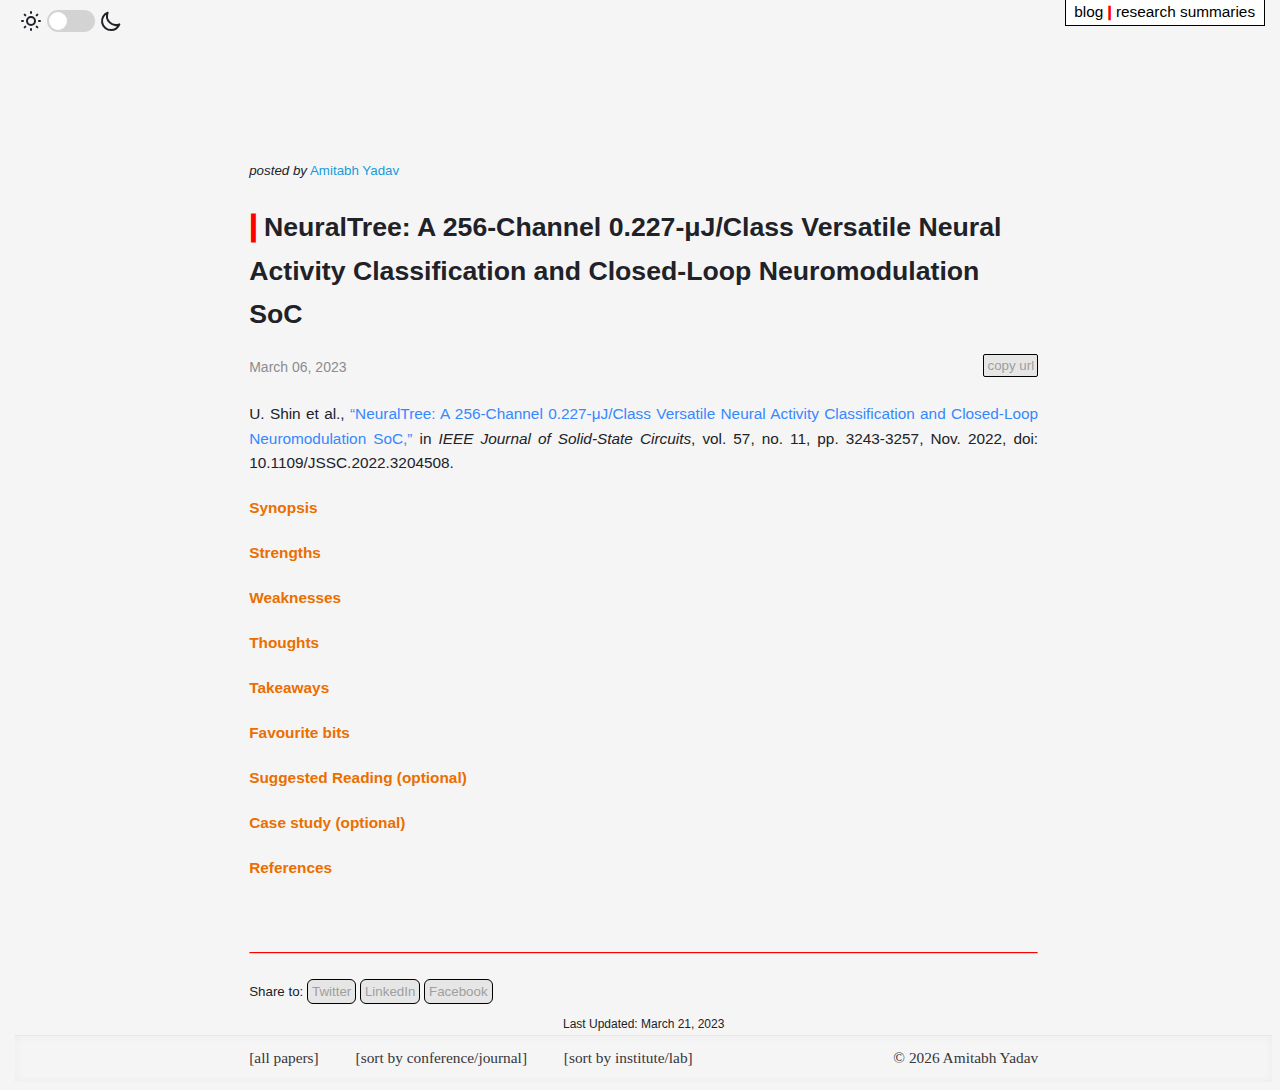
<file: posts/2022/neural-tree-closedloop-soc-jssc.html>
<!DOCTYPE html>
<html lang="en">
<head>
<title>NeuralTree: A 256-Channel 0.227-μJ/Class Versatile Neural Activity Classification and Closed-Loop Neuromodulation SoC | resXiv</title>
<!-- Google tag (gtag.js) -->
<script async src="https://www.googletagmanager.com/gtag/js?id=G-3FGZVVP29B"></script>
<script>
  window.dataLayer = window.dataLayer || [];
  function gtag(){dataLayer.push(arguments);}
  gtag('js', new Date());

  gtag('config', 'G-3FGZVVP29B');
</script>
<meta charset="utf-8">
<meta name="viewport" content="width=device-width, initial-scale=1.0">
<meta name="author" content="Amitabh Yadav">
<link rel="canonical" href="http://localhost:4000/posts/2022/neural-tree-closedloop-soc-jssc">

<link rel="stylesheet" href="/assets/css/index.css">

  <link rel="icon" type="image/x-icon" href="/favicon.png">
<style> 
	#topbtn {
	  display: none;
	  position: fixed;
	  bottom: 125px;
	  right: 0.5em;
	  z-index: 99;
	  font-size: 18px;
	  border: solid black 0.5pt;
	  outline: none;
	  background-color: rgba(186, 186, 186, 0.25);
	  color: #9e9e9e;
	  cursor: pointer;
	  padding: 6px;
	  border-radius: 6px;
	}

	// collapsible scripts 
	.collapsible {

	}

	.collapsible::before {
	  content: "▸ " ;//"&#x25BA; ";
	}

	.collapsibleactive, .collapsible:hover {
	  //background-color: #555;
	  border-bottom: dotted 0.5pt red; 
	}

	.collapsibleactive::before {
	  content: "▾ ";//"&#x25BC; ";
	}

	.collapsiblecontent {
	  line-height: 1.35;
	  margin: 0;
	  padding: 0 5px;
	  display: none;
	  overflow: hidden;
	  background-color: transparent;
	}

	#share-bar {
		font-weight: normal;
		margin: 10px 0px;
	}
	/* All buttons */
	.share-buttons {
	}
	 
	/* Each button */
	.share-button {
	border: solid black 0.5pt;outline: none;background-color: rgba(186, 186, 186, 0.25);color: black;cursor: pointer; padding: 4px; border-radius: 6px;
	}

	/*slider switch css */
	.theme-switch-wrapper {
	  display: flex;
	  align-items: center;
	  position: fixed;
	  top: 7pt; 
	  left:1em;
	}
	.theme-switch {
	  display: inline-block;
	  height: 22px;
	  position: relative;
	  width: 48px;
	}

	.theme-switch input {
	  display:none;
	}

	.slider {
	  background-color: lightgrey;
	  bottom: 0;
	  cursor: pointer;
	  left: 0;
	  position: absolute;
	  right: 0;
	  top: 0;
	  transition: .4s;
	}

	.slider:before {
	  background-color: #fff;
	  bottom: 2px;
	  content: "";
	  height: 18px;
	  left: 2px;		/* this for default position of slider */
	  position: absolute;
	  transition: .4s;
	  width: 18px;
	}

	input:checked + .slider {
	  background-color: #0AB9A1; //#66bb6a;
	}

	input:checked + .slider:before {
	  transform: translateX(26px);
	}

	.slider.round {
	  border-radius: 34px;
	}

	.slider.round:before {
	  border-radius: 50%;
	}

</style>
<link rel="alternate" href="/feed.xml" type="application/atom+xml" title="resXiv">

<link rel="stylesheet" href="/assets/katex/katex.min.css">
<script defer src="/assets/katex/katex.min.js"></script>
<script defer src="/assets/katex/contrib/auto-render.min.js" onload="renderMathInElement(document.body)"></script>

<script src="//amitabhydv.disqus.com/embed.js" async></script>


</head>





<article>
<br><br><br><br><br><br>
<span style="font-size:10pt;"><i>posted by</i> <span style="color:#179CDC;">Amitabh Yadav</span></span>
  <header>
  <h2><span class="cursor-thick">|</span> <a href="/posts/2022/neural-tree-closedloop-soc-jssc" style="text-decoration: none; font-size: 20pt; border-bottom: none;">NeuralTree: A 256-Channel 0.227-μJ/Class Versatile Neural Activity Classification and Closed-Loop Neuromodulation SoC</a></h2><span><time datetime="2023-03-06T00:00:00+01:00" style="font-size:14px;">March 06, 2023</time> &emsp;

<button onclick="myFunction()" id="cpyurlbtn" class="no-print" style="float:right;font-size: inherit -8px; border: solid black 0.5pt;outline: none; color:#9e9e9e; background-color: rgba(186, 186, 186, 0.25);cursor: pointer; padding: 3px; position:relative; bottom:1px; border-radius: 2px;">copy url</button>

<input type="text" style="display:none;" id="pageurllink" value="https://blog.amitabhyadav.com/posts/2022/neural-tree-closedloop-soc-jssc">

<!-- <span style="float:right; font-family: monospace; background-color: transparent; color: #0AB9A1" class="no-print">[ <a href="/">see all posts</a> ]</span> --></span>
</header>

  <p>U. Shin et al., <a href="https://ieeexplore.ieee.org/document/9905664">“NeuralTree: A 256-Channel 0.227-μJ/Class Versatile Neural Activity Classification and Closed-Loop Neuromodulation SoC,”</a> in <em>IEEE Journal of Solid-State Circuits</em>, vol. 57, no. 11, pp. 3243-3257, Nov. 2022, doi: 10.1109/JSSC.2022.3204508.</p>

<h4 id="synopsis">Synopsis</h4>

<h4 id="strengths">Strengths</h4>

<h4 id="weaknesses">Weaknesses</h4>

<h4 id="thoughts">Thoughts</h4>

<h4 id="takeaways">Takeaways</h4>

<h4 id="favourite-bits">Favourite bits</h4>

<h4 id="suggested-reading-optional">Suggested Reading (optional)</h4>

<h4 id="case-study-optional">Case study (optional)</h4>

<h4 id="references">References</h4>



<span style="font-size:10pt;">
  <br> <div class="no-print">
<hr style="border-top:1px solid red;">
<div id="share-bar">
	<span>Share to: </span>
	<span class="share-buttons">
		<a href='https://twitter.com/intent/tweet?text=NeuralTree: A 256-Channel 0.227-μJ/Class Versatile Neural Activity Classification and Closed-Loop Neuromodulation SoC&url=https://blog.amitabhyadav.com/posts/2022/neural-tree-closedloop-soc-jssc' onclick="window.open(this.href, 'pop-up', 'left=20,top=20,width=500,height=500,toolbar=1,resizable=0'); return false;" title="Share on Twitter" style="font-size: inherit -4px;border: solid black 0.5pt;outline: none;background-color: rgba(186, 186, 186, 0.25);color: #9e9e9e;cursor: pointer; padding: 4px; border-radius: 6px;">Twitter</a>
		<a href='https://www.linkedin.com/shareArticle?mini=true&url=https://blog.amitabhyadav.com/posts/2022/neural-tree-closedloop-soc-jssc&title=NeuralTree: A 256-Channel 0.227-μJ/Class Versatile Neural Activity Classification and Closed-Loop Neuromodulation SoC&summary=&source=blog.amitabhyadav.com' onclick="window.open(this.href, 'pop-up', 'left=20,top=20,width=500,height=500,toolbar=1,resizable=0'); return false;" title="Share on LinkedIn" style="font-size: inherit -4px;border: solid black 0.5pt;outline: none;background-color: rgba(186, 186, 186, 0.25);color: #9e9e9e;cursor: pointer; padding: 4px; border-radius: 6px;">LinkedIn</a>
		<a href='https://www.facebook.com/sharer.php?t=NeuralTree: A 256-Channel 0.227-μJ/Class Versatile Neural Activity Classification and Closed-Loop Neuromodulation SoC&u=https://blog.amitabhyadav.com/posts/2022/neural-tree-closedloop-soc-jssc' onclick="window.open(this.href, 'pop-up', 'left=20,top=20,width=500,height=500,toolbar=1,resizable=0'); return false;" title="Share on Facebook" style="font-size: inherit -4px;border: solid black 0.5pt;outline: none;background-color: rgba(186, 186, 186, 0.25);color: #9e9e9e;cursor: pointer; padding: 4px; border-radius: 6px;">Facebook</a>
	</span>
<br>
<div style="margin:auto;max-width:70%;">
  
	<div id="disqus_thread"></div>
<script>
    /**
    *  RECOMMENDED CONFIGURATION VARIABLES: EDIT AND UNCOMMENT THE SECTION BELOW TO INSERT DYNAMIC VALUES FROM YOUR PLATFORM OR CMS.
    *  LEARN WHY DEFINING THESE VARIABLES IS IMPORTANT: https://disqus.com/admin/universalcode/#configuration-variables    */
    
    var disqus_config = function () {
    	this.page.url = "http://localhost:4000/posts/2022/neural-tree-closedloop-soc-jssc";  // Replace PAGE_URL with your page's canonical URL variable
    	this.page.identifier = "http://localhost:4000/posts/2022/neural-tree-closedloop-soc-jssc"; // Replace PAGE_IDENTIFIER with your page's unique identifier variable
    };
    
    (function() { // DON'T EDIT BELOW THIS LINE
    var d = document, s = d.createElement('script');
    s.src = 'https://amitabhydv.disqus.com/embed.js';
    s.setAttribute('data-timestamp', +new Date());
    (d.head || d.body).appendChild(s);
    })();
</script>
<noscript>Please enable JavaScript to view the <a href="https://disqus.com/?ref_noscript">comments.</a></noscript>

  
  </div>
  
</div>
</div>

</article>


<span style="margin: auto;font-size:12px;">Last Updated: March 21, 2023</span>

<!--  -->
<span></span>
<!--  -->
	<div style="position: fixed; top: -0.6pt; right:1em; background: white; border: solid black 0.5pt; color: black;" class="no-print">&nbsp; <a href="/" style="color: inherit;">blog <span style="font-weight: 1000; font-size: 15px; color: red;">| </span>research summaries</a> &nbsp; </div>

<!-- dark/light button -->
  <div class="theme-switch-wrapper no-print">
   <svg xmlns="http://www.w3.org/2000/svg" style="width: 24px; height: 24px; margin: 0 4px;" fill="none" viewBox="0 0 24 24" stroke="currentColor" stroke-width="2">
    <path stroke-linecap="round" stroke-linejoin="round" d="M12 3v1m0 16v1m9-9h-1M4 12H3m15.364 6.364l-.707-.707M6.343 6.343l-.707-.707m12.728 0l-.707.707M6.343 17.657l-.707.707M16 12a4 4 0 11-8 0 4 4 0 018 0z"></path>
  </svg>
  <label class="theme-switch" for="checkbox">
    <input type="checkbox" id="checkbox" onchange="toggleDarkMode()"/>
    <div class="slider round"></div>
  </label>
    <svg xmlns="http://www.w3.org/2000/svg" style="width: 24px; height: 24px; margin: 0 4px;" fill="none" viewBox="0 0 24 24" stroke="currentColor" stroke-width="2">
    <path stroke-linecap="round" stroke-linejoin="round" d="M20.354 15.354A9 9 0 018.646 3.646 9.003 9.003 0 0012 21a9.003 9.003 0 008.354-5.646z"></path>
  </svg>
  </div>

<!-- dark/light button -->
  <button onclick="topFunction()" id="topbtn" title="Go to top" class="no-print">&nbsp;Top&nbsp;</button>

<footer style="font-family:Times, serif;" class="no-print"> 
  <nav><a href="/" >[all papers]</a><a href="/categories/" >[sort by conference/journal]</a><a href="/labs/" >[sort by institute/lab]</a></nav>
 
<div>&copy; <script type="text/javascript"> document.write((new Date().getFullYear()));</script> Amitabh Yadav</div>
<!-- <div>It's not right but the thing is, it's not even wrong!</div>--> 
  
</footer>


<!-- Go to Top Scripts -->
<script>
//Get the button
var mybutton = document.getElementById("topbtn");

// When the user scrolls down 20px from the top of the document, show the button
window.onscroll = function() {scrollFunction()};

function scrollFunction() {
  if (document.body.scrollTop > 20 || document.documentElement.scrollTop > 20) {
    mybutton.style.display = "block";
  } else {
    mybutton.style.display = "none";
  }
}

// When the user clicks on the button, scroll to the top of the document
function topFunction() {
  document.body.scrollTop = 0;
  document.documentElement.scrollTop = 0;
}
</script>

<!-- Collapsible Scripts-->
<script>
var coll = document.getElementsByClassName("collapsible");
var i;

for (i = 0; i < coll.length; i++) {
  coll[i].addEventListener("click", function() {
    this.classList.toggle("collapsibleactive");
    var content = this.nextElementSibling;
    if (content.style.display === "block") {
      content.style.display = "none";
    } else {
      content.style.display = "block";
    }
  });
}
</script>

<script>
function myFunction() {
  // Get the text field
  var copyText = document.getElementById("pageurllink");

  // Select the text field
  copyText.select();
  copyText.setSelectionRange(0, 99999); // For mobile devices

  // Copy the text inside the text field
  navigator.clipboard.writeText(copyText.value);
}
</script>

<script>
const btn = document.getElementById('cpyurlbtn');
if (btn) {
btn.addEventListener('click', function handleClick() {
  btn.textContent = 'copied';
});
}
</script>

<script>
window.onload = function () {setColorScheme()};

function setColorScheme() {
	let colorScheme = localStorage.getItem("rexivBG");
	if (colorScheme === "dark") {
		document.getElementById("checkbox").checked = true;
		document.body.style.background = "#212228";	//dark background
		document.body.style.color = "#ffffff";
	} else if (colorScheme === "light") {
		document.getElementById("checkbox").checked = false;
		document.body.style.background = "#F5F5F5"; 	// light background
		document.body.style.color = "#000000";
	} else {}
}
</script>

<script>
function toggleDarkMode() {
	const toggleSwitch = document.getElementById("checkbox").checked;
	var element = document.body;
	if (toggleSwitch === true){				// dark
		element.style.color = "#ffffff";
		element.style.background = "#212228";	//dark background
		localStorage.setItem("rexivBG", "dark");
	} else if (toggleSwitch === false) {			// light
		element.style.color = "#000000";
		element.style.background = "#F5F5F5"; 	// light background
		localStorage.setItem("rexivBG", "light");
	}
}
</script>

</script>

</html>
</file>
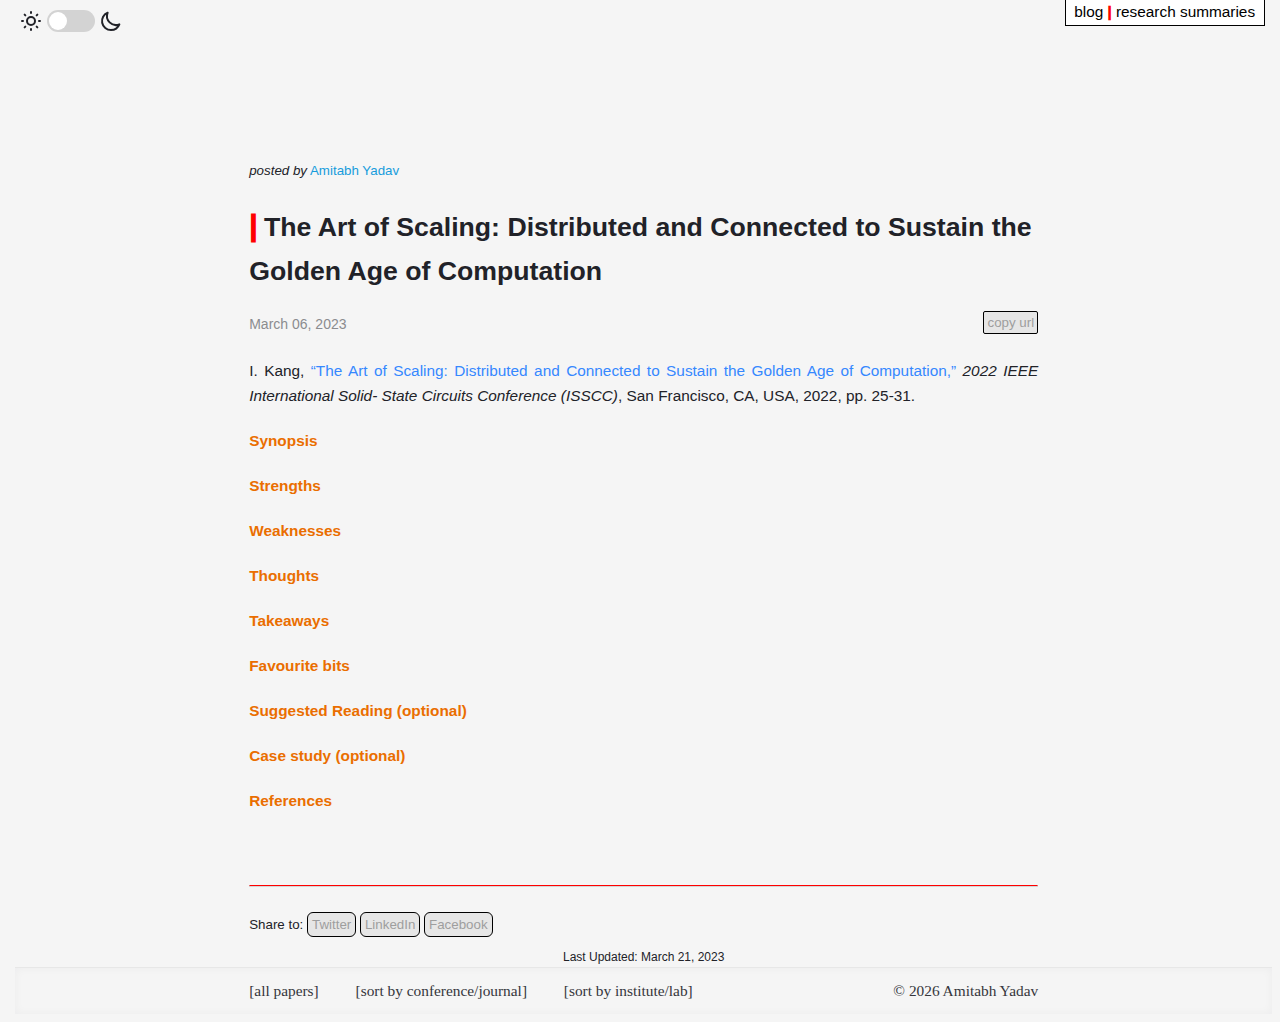
<file: posts/2022/the-art-of-scaling-isscc22.html>
<!DOCTYPE html>
<html lang="en">
<head>
<title>The Art of Scaling: Distributed and Connected to Sustain the Golden Age of Computation | resXiv</title>
<!-- Google tag (gtag.js) -->
<script async src="https://www.googletagmanager.com/gtag/js?id=G-3FGZVVP29B"></script>
<script>
  window.dataLayer = window.dataLayer || [];
  function gtag(){dataLayer.push(arguments);}
  gtag('js', new Date());

  gtag('config', 'G-3FGZVVP29B');
</script>
<meta charset="utf-8">
<meta name="viewport" content="width=device-width, initial-scale=1.0">
<meta name="author" content="Amitabh Yadav">
<link rel="canonical" href="http://localhost:4000/posts/2022/the-art-of-scaling-isscc22">

<link rel="stylesheet" href="/assets/css/index.css">

  <link rel="icon" type="image/x-icon" href="/favicon.png">
<style> 
	#topbtn {
	  display: none;
	  position: fixed;
	  bottom: 125px;
	  right: 0.5em;
	  z-index: 99;
	  font-size: 18px;
	  border: solid black 0.5pt;
	  outline: none;
	  background-color: rgba(186, 186, 186, 0.25);
	  color: #9e9e9e;
	  cursor: pointer;
	  padding: 6px;
	  border-radius: 6px;
	}

	// collapsible scripts 
	.collapsible {

	}

	.collapsible::before {
	  content: "▸ " ;//"&#x25BA; ";
	}

	.collapsibleactive, .collapsible:hover {
	  //background-color: #555;
	  border-bottom: dotted 0.5pt red; 
	}

	.collapsibleactive::before {
	  content: "▾ ";//"&#x25BC; ";
	}

	.collapsiblecontent {
	  line-height: 1.35;
	  margin: 0;
	  padding: 0 5px;
	  display: none;
	  overflow: hidden;
	  background-color: transparent;
	}

	#share-bar {
		font-weight: normal;
		margin: 10px 0px;
	}
	/* All buttons */
	.share-buttons {
	}
	 
	/* Each button */
	.share-button {
	border: solid black 0.5pt;outline: none;background-color: rgba(186, 186, 186, 0.25);color: black;cursor: pointer; padding: 4px; border-radius: 6px;
	}

	/*slider switch css */
	.theme-switch-wrapper {
	  display: flex;
	  align-items: center;
	  position: fixed;
	  top: 7pt; 
	  left:1em;
	}
	.theme-switch {
	  display: inline-block;
	  height: 22px;
	  position: relative;
	  width: 48px;
	}

	.theme-switch input {
	  display:none;
	}

	.slider {
	  background-color: lightgrey;
	  bottom: 0;
	  cursor: pointer;
	  left: 0;
	  position: absolute;
	  right: 0;
	  top: 0;
	  transition: .4s;
	}

	.slider:before {
	  background-color: #fff;
	  bottom: 2px;
	  content: "";
	  height: 18px;
	  left: 2px;		/* this for default position of slider */
	  position: absolute;
	  transition: .4s;
	  width: 18px;
	}

	input:checked + .slider {
	  background-color: #0AB9A1; //#66bb6a;
	}

	input:checked + .slider:before {
	  transform: translateX(26px);
	}

	.slider.round {
	  border-radius: 34px;
	}

	.slider.round:before {
	  border-radius: 50%;
	}

</style>
<link rel="alternate" href="/feed.xml" type="application/atom+xml" title="resXiv">

<link rel="stylesheet" href="/assets/katex/katex.min.css">
<script defer src="/assets/katex/katex.min.js"></script>
<script defer src="/assets/katex/contrib/auto-render.min.js" onload="renderMathInElement(document.body)"></script>

<script src="//amitabhydv.disqus.com/embed.js" async></script>


</head>





<article>
<br><br><br><br><br><br>
<span style="font-size:10pt;"><i>posted by</i> <span style="color:#179CDC;">Amitabh Yadav</span></span>
  <header>
  <h2><span class="cursor-thick">|</span> <a href="/posts/2022/the-art-of-scaling-isscc22" style="text-decoration: none; font-size: 20pt; border-bottom: none;">The Art of Scaling: Distributed and Connected to Sustain the Golden Age of Computation</a></h2><span><time datetime="2023-03-06T00:00:00+01:00" style="font-size:14px;">March 06, 2023</time> &emsp;

<button onclick="myFunction()" id="cpyurlbtn" class="no-print" style="float:right;font-size: inherit -8px; border: solid black 0.5pt;outline: none; color:#9e9e9e; background-color: rgba(186, 186, 186, 0.25);cursor: pointer; padding: 3px; position:relative; bottom:1px; border-radius: 2px;">copy url</button>

<input type="text" style="display:none;" id="pageurllink" value="https://blog.amitabhyadav.com/posts/2022/the-art-of-scaling-isscc22">

<!-- <span style="float:right; font-family: monospace; background-color: transparent; color: #0AB9A1" class="no-print">[ <a href="/">see all posts</a> ]</span> --></span>
</header>

  <p>I. Kang, <a href="https://ieeexplore.ieee.org/document/9731536">“The Art of Scaling: Distributed and Connected to Sustain the Golden Age of Computation,”</a> <em>2022 IEEE International Solid- State Circuits Conference (ISSCC)</em>, San Francisco, CA, USA, 2022, pp. 25-31.</p>

<h4 id="synopsis">Synopsis</h4>

<h4 id="strengths">Strengths</h4>

<h4 id="weaknesses">Weaknesses</h4>

<h4 id="thoughts">Thoughts</h4>

<h4 id="takeaways">Takeaways</h4>

<h4 id="favourite-bits">Favourite bits</h4>

<h4 id="suggested-reading-optional">Suggested Reading (optional)</h4>

<h4 id="case-study-optional">Case study (optional)</h4>

<h4 id="references">References</h4>



<span style="font-size:10pt;">
  <br> <div class="no-print">
<hr style="border-top:1px solid red;">
<div id="share-bar">
	<span>Share to: </span>
	<span class="share-buttons">
		<a href='https://twitter.com/intent/tweet?text=The Art of Scaling: Distributed and Connected to Sustain the Golden Age of Computation&url=https://blog.amitabhyadav.com/posts/2022/the-art-of-scaling-isscc22' onclick="window.open(this.href, 'pop-up', 'left=20,top=20,width=500,height=500,toolbar=1,resizable=0'); return false;" title="Share on Twitter" style="font-size: inherit -4px;border: solid black 0.5pt;outline: none;background-color: rgba(186, 186, 186, 0.25);color: #9e9e9e;cursor: pointer; padding: 4px; border-radius: 6px;">Twitter</a>
		<a href='https://www.linkedin.com/shareArticle?mini=true&url=https://blog.amitabhyadav.com/posts/2022/the-art-of-scaling-isscc22&title=The Art of Scaling: Distributed and Connected to Sustain the Golden Age of Computation&summary=&source=blog.amitabhyadav.com' onclick="window.open(this.href, 'pop-up', 'left=20,top=20,width=500,height=500,toolbar=1,resizable=0'); return false;" title="Share on LinkedIn" style="font-size: inherit -4px;border: solid black 0.5pt;outline: none;background-color: rgba(186, 186, 186, 0.25);color: #9e9e9e;cursor: pointer; padding: 4px; border-radius: 6px;">LinkedIn</a>
		<a href='https://www.facebook.com/sharer.php?t=The Art of Scaling: Distributed and Connected to Sustain the Golden Age of Computation&u=https://blog.amitabhyadav.com/posts/2022/the-art-of-scaling-isscc22' onclick="window.open(this.href, 'pop-up', 'left=20,top=20,width=500,height=500,toolbar=1,resizable=0'); return false;" title="Share on Facebook" style="font-size: inherit -4px;border: solid black 0.5pt;outline: none;background-color: rgba(186, 186, 186, 0.25);color: #9e9e9e;cursor: pointer; padding: 4px; border-radius: 6px;">Facebook</a>
	</span>
<br>
<div style="margin:auto;max-width:70%;">
  
	<div id="disqus_thread"></div>
<script>
    /**
    *  RECOMMENDED CONFIGURATION VARIABLES: EDIT AND UNCOMMENT THE SECTION BELOW TO INSERT DYNAMIC VALUES FROM YOUR PLATFORM OR CMS.
    *  LEARN WHY DEFINING THESE VARIABLES IS IMPORTANT: https://disqus.com/admin/universalcode/#configuration-variables    */
    
    var disqus_config = function () {
    	this.page.url = "http://localhost:4000/posts/2022/the-art-of-scaling-isscc22";  // Replace PAGE_URL with your page's canonical URL variable
    	this.page.identifier = "http://localhost:4000/posts/2022/the-art-of-scaling-isscc22"; // Replace PAGE_IDENTIFIER with your page's unique identifier variable
    };
    
    (function() { // DON'T EDIT BELOW THIS LINE
    var d = document, s = d.createElement('script');
    s.src = 'https://amitabhydv.disqus.com/embed.js';
    s.setAttribute('data-timestamp', +new Date());
    (d.head || d.body).appendChild(s);
    })();
</script>
<noscript>Please enable JavaScript to view the <a href="https://disqus.com/?ref_noscript">comments.</a></noscript>

  
  </div>
  
</div>
</div>

</article>


<span style="margin: auto;font-size:12px;">Last Updated: March 21, 2023</span>

<!--  -->
<span></span>
<!--  -->
	<div style="position: fixed; top: -0.6pt; right:1em; background: white; border: solid black 0.5pt; color: black;" class="no-print">&nbsp; <a href="/" style="color: inherit;">blog <span style="font-weight: 1000; font-size: 15px; color: red;">| </span>research summaries</a> &nbsp; </div>

<!-- dark/light button -->
  <div class="theme-switch-wrapper no-print">
   <svg xmlns="http://www.w3.org/2000/svg" style="width: 24px; height: 24px; margin: 0 4px;" fill="none" viewBox="0 0 24 24" stroke="currentColor" stroke-width="2">
    <path stroke-linecap="round" stroke-linejoin="round" d="M12 3v1m0 16v1m9-9h-1M4 12H3m15.364 6.364l-.707-.707M6.343 6.343l-.707-.707m12.728 0l-.707.707M6.343 17.657l-.707.707M16 12a4 4 0 11-8 0 4 4 0 018 0z"></path>
  </svg>
  <label class="theme-switch" for="checkbox">
    <input type="checkbox" id="checkbox" onchange="toggleDarkMode()"/>
    <div class="slider round"></div>
  </label>
    <svg xmlns="http://www.w3.org/2000/svg" style="width: 24px; height: 24px; margin: 0 4px;" fill="none" viewBox="0 0 24 24" stroke="currentColor" stroke-width="2">
    <path stroke-linecap="round" stroke-linejoin="round" d="M20.354 15.354A9 9 0 018.646 3.646 9.003 9.003 0 0012 21a9.003 9.003 0 008.354-5.646z"></path>
  </svg>
  </div>

<!-- dark/light button -->
  <button onclick="topFunction()" id="topbtn" title="Go to top" class="no-print">&nbsp;Top&nbsp;</button>

<footer style="font-family:Times, serif;" class="no-print"> 
  <nav><a href="/" >[all papers]</a><a href="/categories/" >[sort by conference/journal]</a><a href="/labs/" >[sort by institute/lab]</a></nav>
 
<div>&copy; <script type="text/javascript"> document.write((new Date().getFullYear()));</script> Amitabh Yadav</div>
<!-- <div>It's not right but the thing is, it's not even wrong!</div>--> 
  
</footer>


<!-- Go to Top Scripts -->
<script>
//Get the button
var mybutton = document.getElementById("topbtn");

// When the user scrolls down 20px from the top of the document, show the button
window.onscroll = function() {scrollFunction()};

function scrollFunction() {
  if (document.body.scrollTop > 20 || document.documentElement.scrollTop > 20) {
    mybutton.style.display = "block";
  } else {
    mybutton.style.display = "none";
  }
}

// When the user clicks on the button, scroll to the top of the document
function topFunction() {
  document.body.scrollTop = 0;
  document.documentElement.scrollTop = 0;
}
</script>

<!-- Collapsible Scripts-->
<script>
var coll = document.getElementsByClassName("collapsible");
var i;

for (i = 0; i < coll.length; i++) {
  coll[i].addEventListener("click", function() {
    this.classList.toggle("collapsibleactive");
    var content = this.nextElementSibling;
    if (content.style.display === "block") {
      content.style.display = "none";
    } else {
      content.style.display = "block";
    }
  });
}
</script>

<script>
function myFunction() {
  // Get the text field
  var copyText = document.getElementById("pageurllink");

  // Select the text field
  copyText.select();
  copyText.setSelectionRange(0, 99999); // For mobile devices

  // Copy the text inside the text field
  navigator.clipboard.writeText(copyText.value);
}
</script>

<script>
const btn = document.getElementById('cpyurlbtn');
if (btn) {
btn.addEventListener('click', function handleClick() {
  btn.textContent = 'copied';
});
}
</script>

<script>
window.onload = function () {setColorScheme()};

function setColorScheme() {
	let colorScheme = localStorage.getItem("rexivBG");
	if (colorScheme === "dark") {
		document.getElementById("checkbox").checked = true;
		document.body.style.background = "#212228";	//dark background
		document.body.style.color = "#ffffff";
	} else if (colorScheme === "light") {
		document.getElementById("checkbox").checked = false;
		document.body.style.background = "#F5F5F5"; 	// light background
		document.body.style.color = "#000000";
	} else {}
}
</script>

<script>
function toggleDarkMode() {
	const toggleSwitch = document.getElementById("checkbox").checked;
	var element = document.body;
	if (toggleSwitch === true){				// dark
		element.style.color = "#ffffff";
		element.style.background = "#212228";	//dark background
		localStorage.setItem("rexivBG", "dark");
	} else if (toggleSwitch === false) {			// light
		element.style.color = "#000000";
		element.style.background = "#F5F5F5"; 	// light background
		localStorage.setItem("rexivBG", "light");
	}
}
</script>

</script>

</html>
</file>
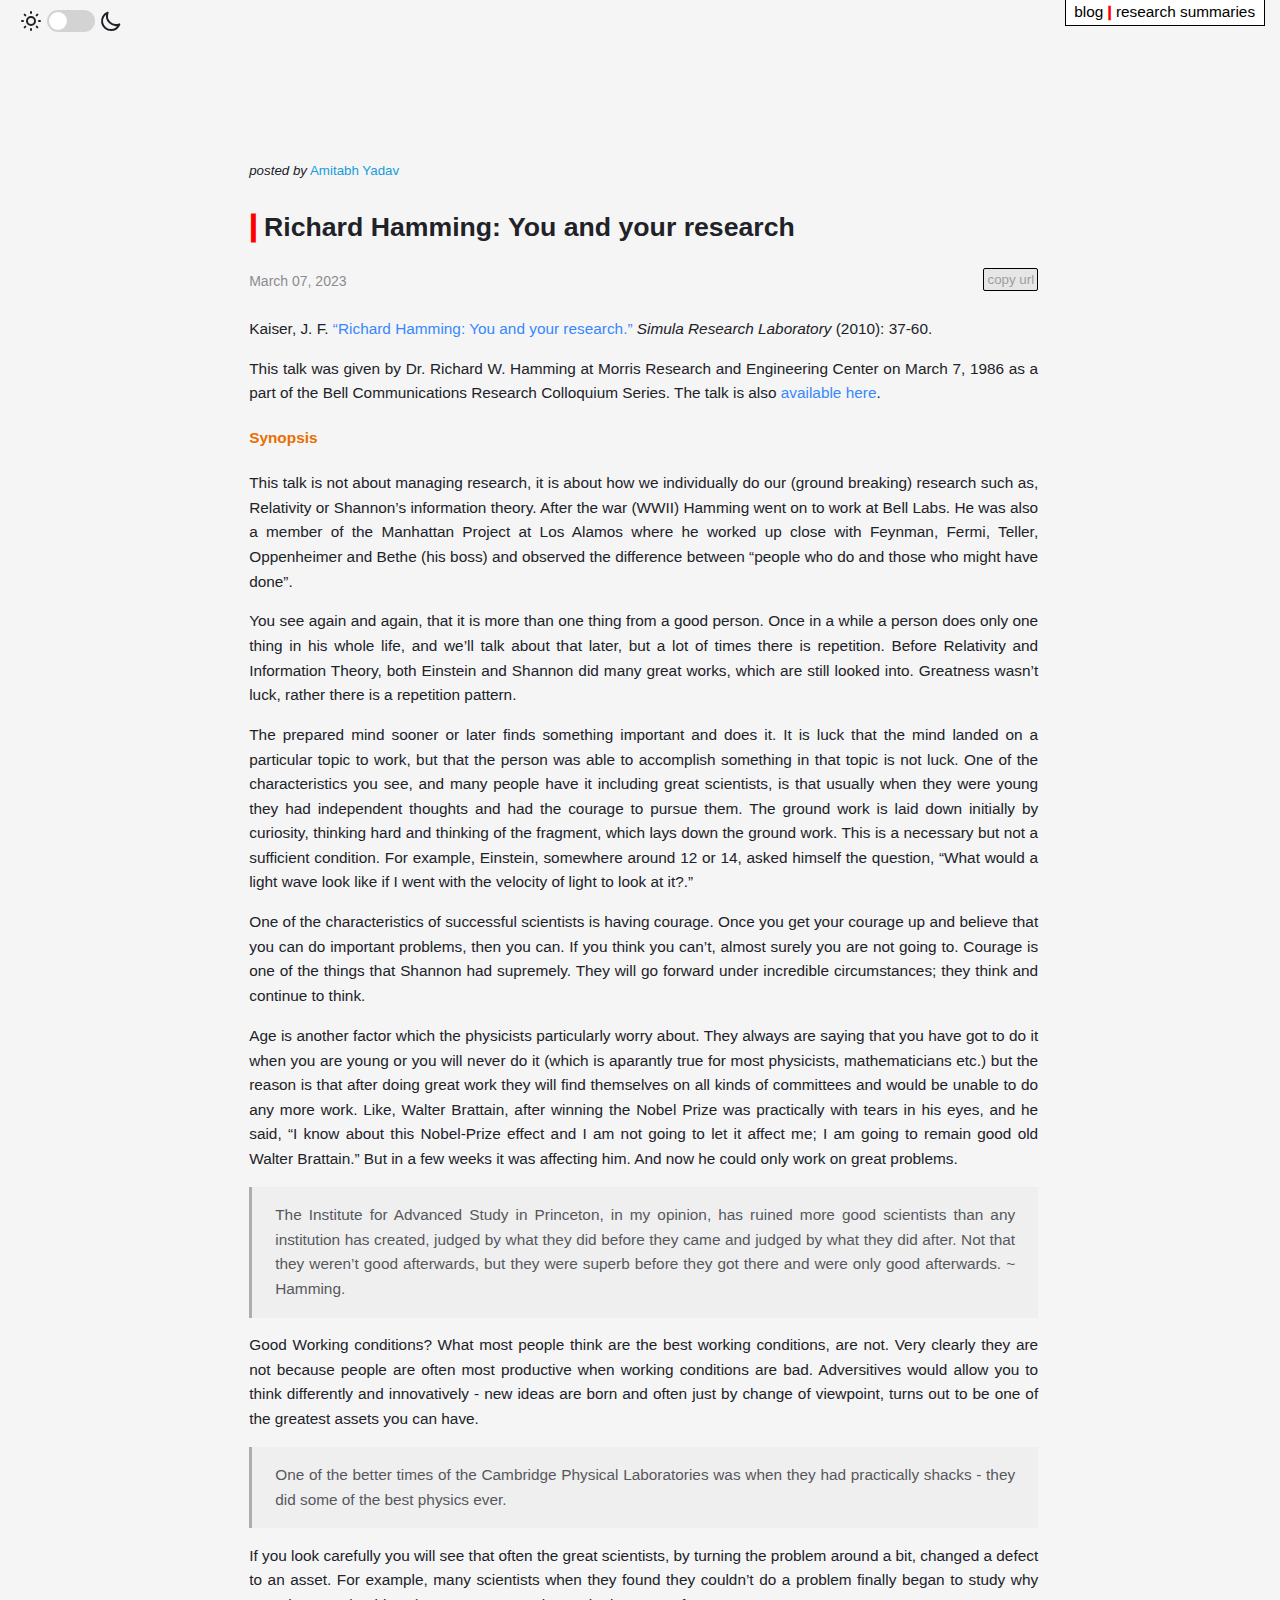
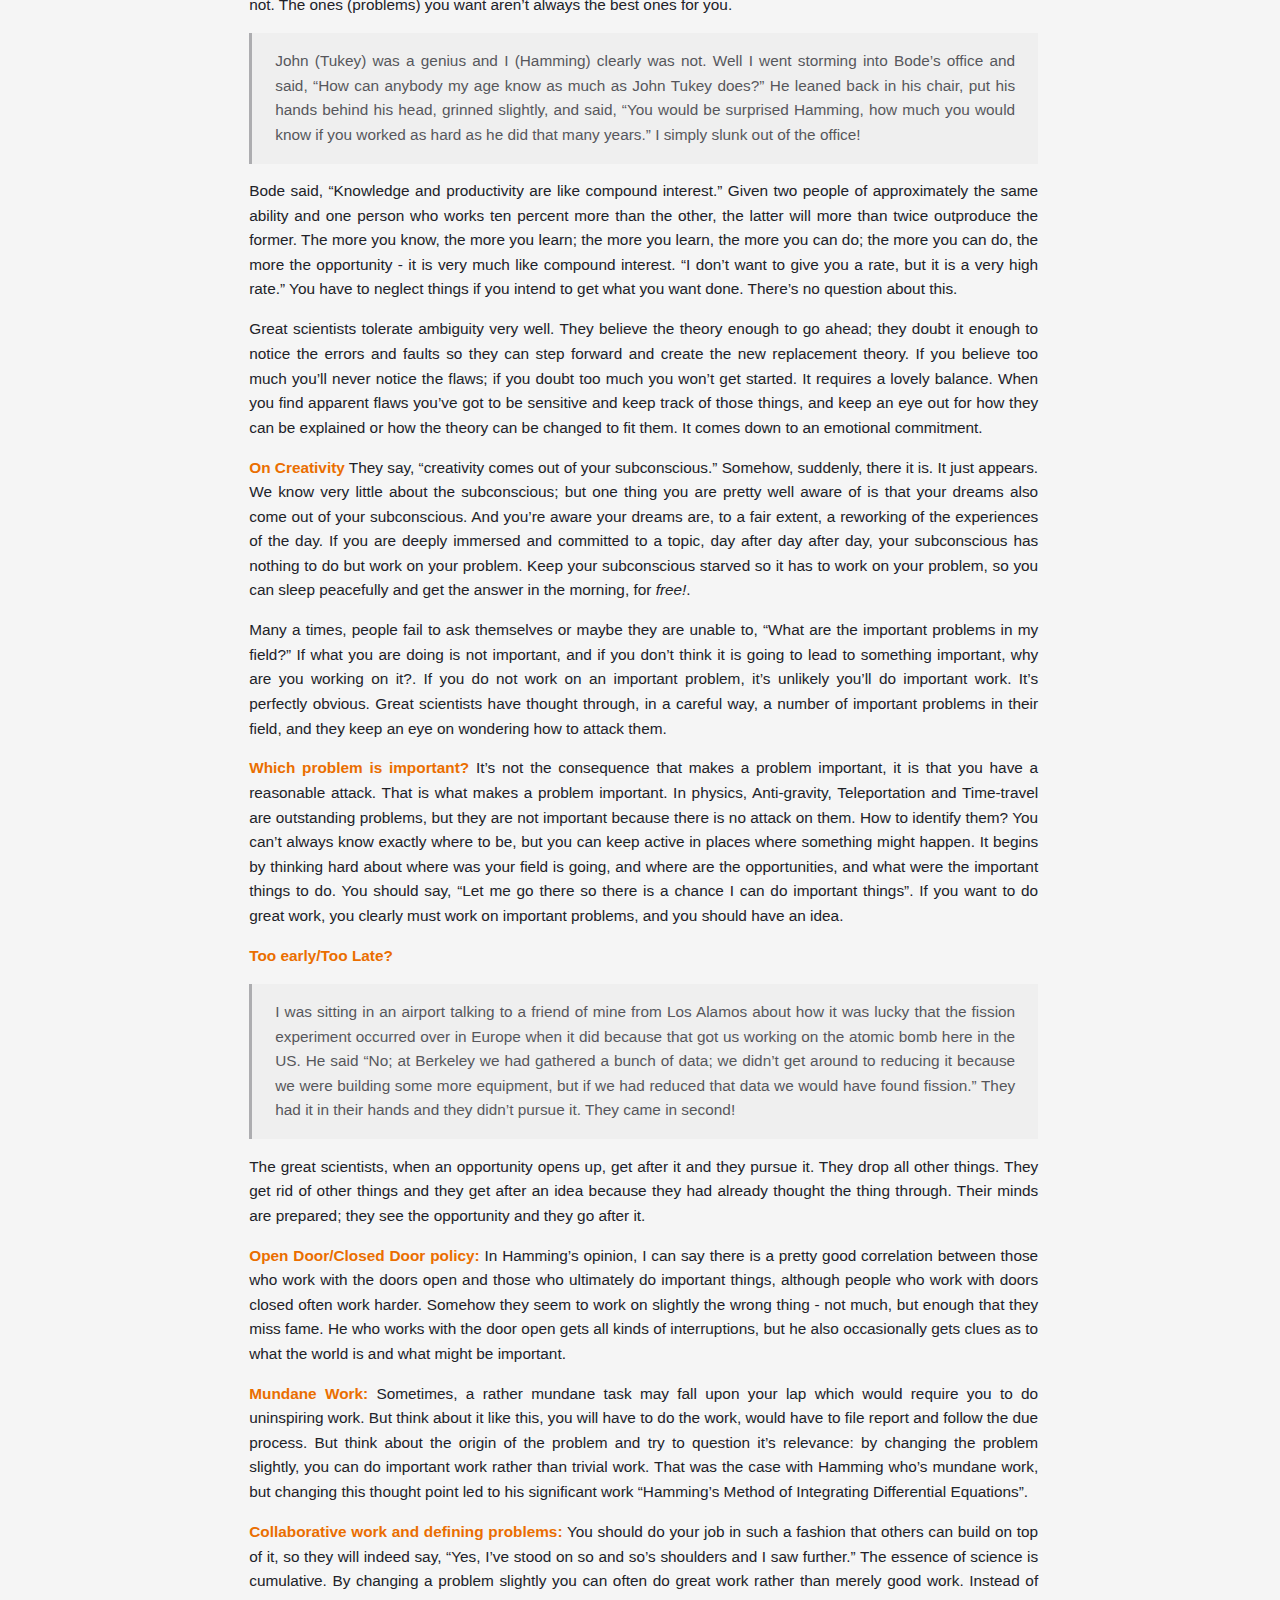
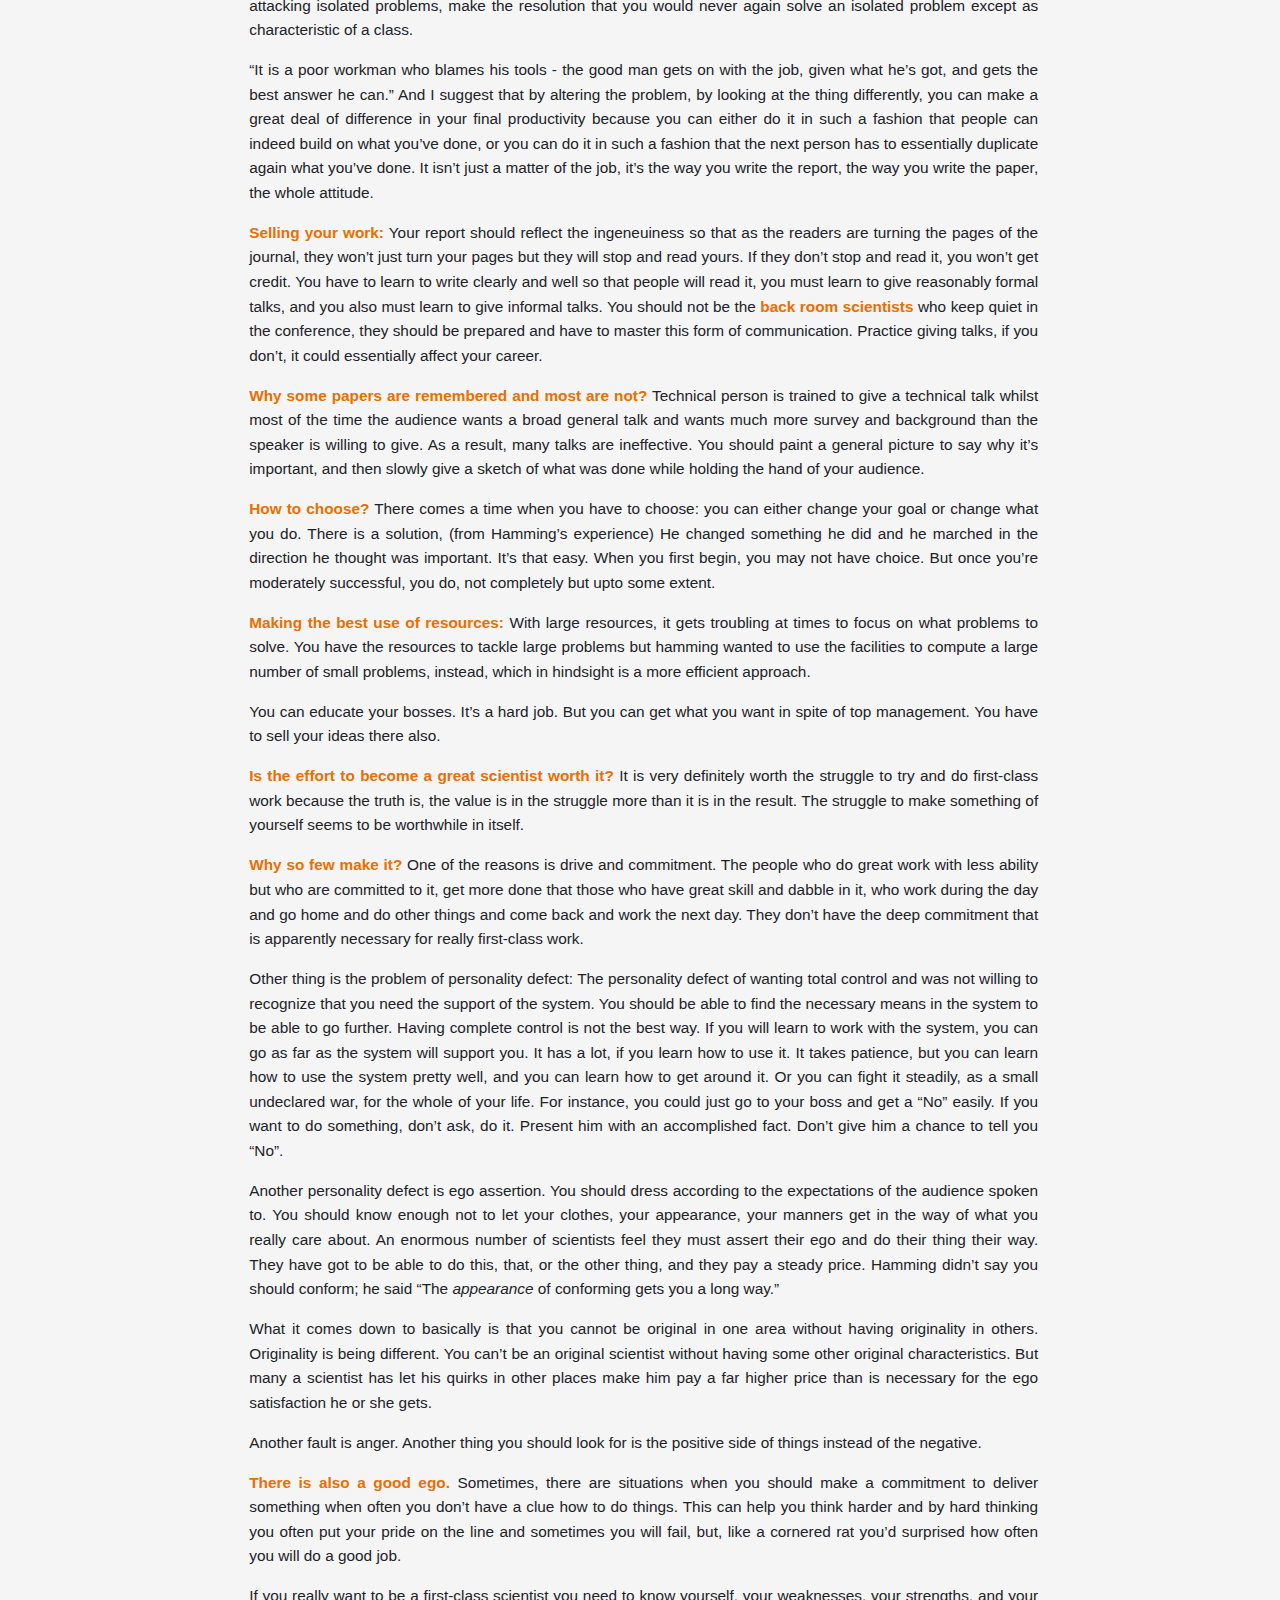
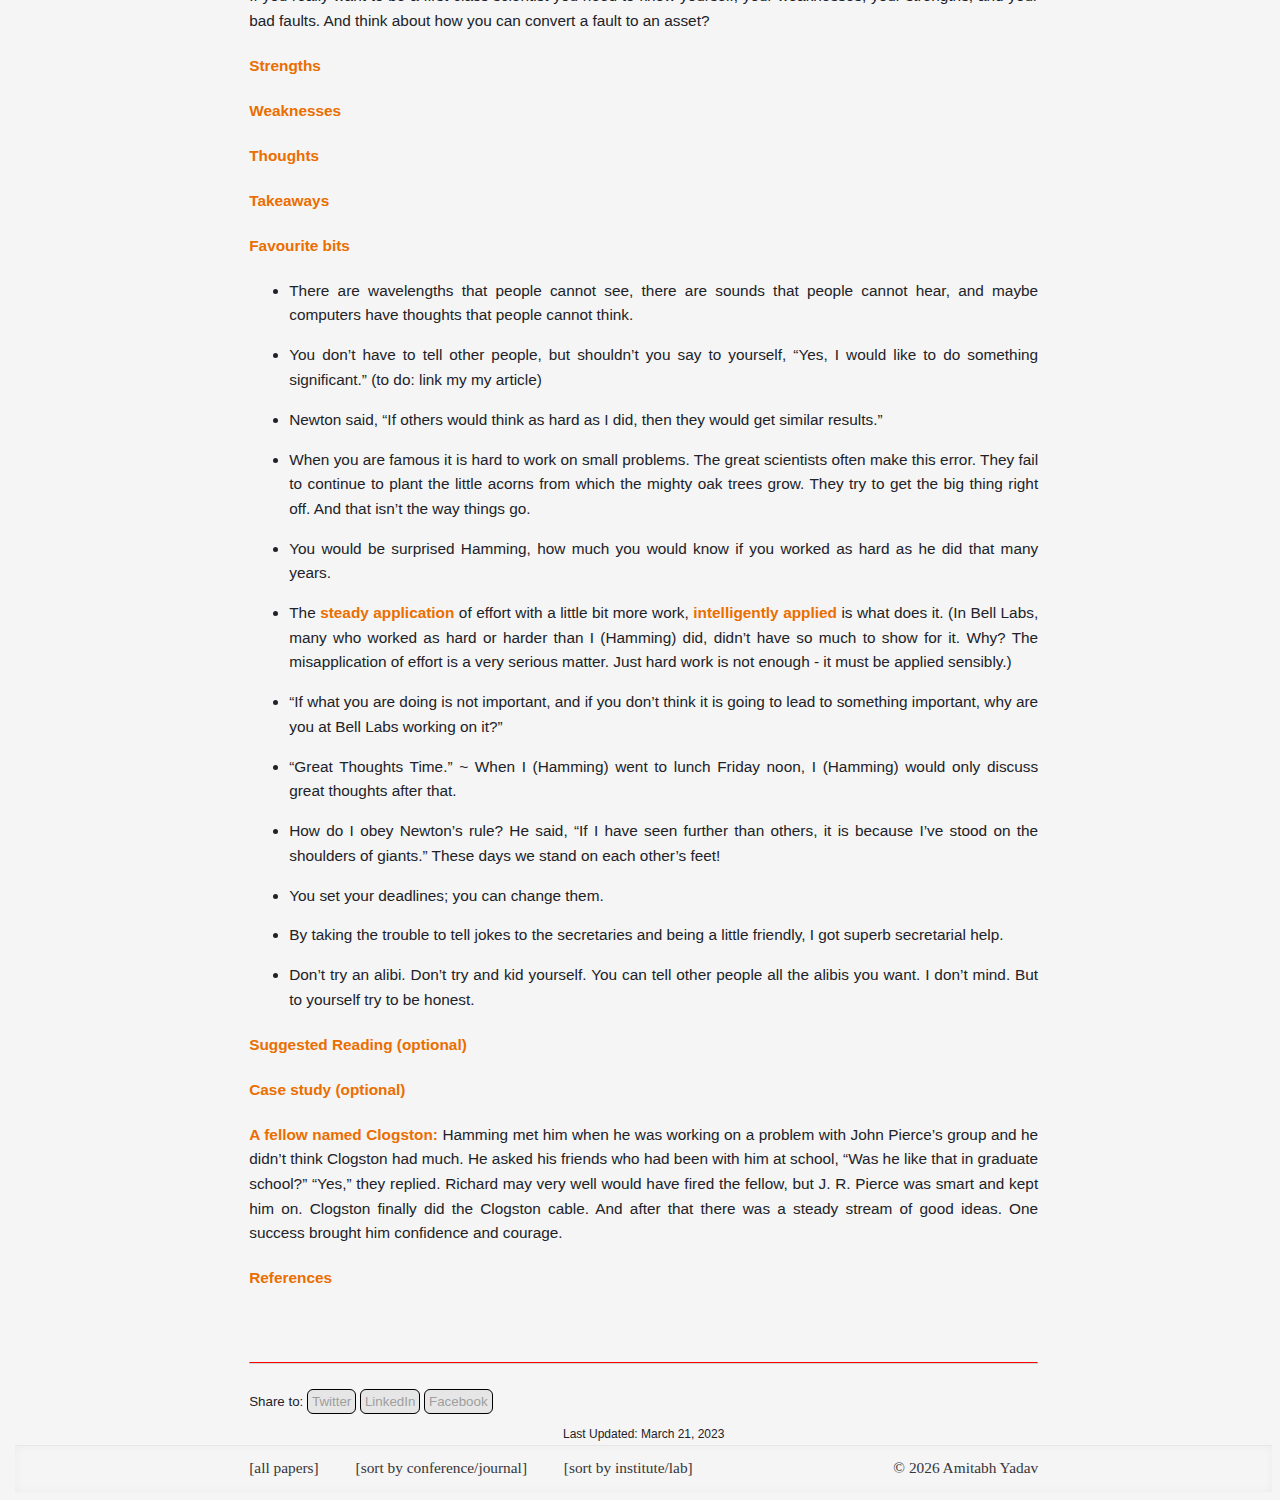
<file: posts/2023/hamming-you-and-your-research.html>
<!DOCTYPE html>
<html lang="en">
<head>
<title>Richard Hamming: You and your research | resXiv</title>
<!-- Google tag (gtag.js) -->
<script async src="https://www.googletagmanager.com/gtag/js?id=G-3FGZVVP29B"></script>
<script>
  window.dataLayer = window.dataLayer || [];
  function gtag(){dataLayer.push(arguments);}
  gtag('js', new Date());

  gtag('config', 'G-3FGZVVP29B');
</script>
<meta charset="utf-8">
<meta name="viewport" content="width=device-width, initial-scale=1.0">
<meta name="author" content="Amitabh Yadav">
<link rel="canonical" href="http://localhost:4000/posts/2023/hamming-you-and-your-research">

<link rel="stylesheet" href="/assets/css/index.css">

  <link rel="icon" type="image/x-icon" href="/favicon.png">
<style> 
	#topbtn {
	  display: none;
	  position: fixed;
	  bottom: 125px;
	  right: 0.5em;
	  z-index: 99;
	  font-size: 18px;
	  border: solid black 0.5pt;
	  outline: none;
	  background-color: rgba(186, 186, 186, 0.25);
	  color: #9e9e9e;
	  cursor: pointer;
	  padding: 6px;
	  border-radius: 6px;
	}

	// collapsible scripts 
	.collapsible {

	}

	.collapsible::before {
	  content: "▸ " ;//"&#x25BA; ";
	}

	.collapsibleactive, .collapsible:hover {
	  //background-color: #555;
	  border-bottom: dotted 0.5pt red; 
	}

	.collapsibleactive::before {
	  content: "▾ ";//"&#x25BC; ";
	}

	.collapsiblecontent {
	  line-height: 1.35;
	  margin: 0;
	  padding: 0 5px;
	  display: none;
	  overflow: hidden;
	  background-color: transparent;
	}

	#share-bar {
		font-weight: normal;
		margin: 10px 0px;
	}
	/* All buttons */
	.share-buttons {
	}
	 
	/* Each button */
	.share-button {
	border: solid black 0.5pt;outline: none;background-color: rgba(186, 186, 186, 0.25);color: black;cursor: pointer; padding: 4px; border-radius: 6px;
	}

	/*slider switch css */
	.theme-switch-wrapper {
	  display: flex;
	  align-items: center;
	  position: fixed;
	  top: 7pt; 
	  left:1em;
	}
	.theme-switch {
	  display: inline-block;
	  height: 22px;
	  position: relative;
	  width: 48px;
	}

	.theme-switch input {
	  display:none;
	}

	.slider {
	  background-color: lightgrey;
	  bottom: 0;
	  cursor: pointer;
	  left: 0;
	  position: absolute;
	  right: 0;
	  top: 0;
	  transition: .4s;
	}

	.slider:before {
	  background-color: #fff;
	  bottom: 2px;
	  content: "";
	  height: 18px;
	  left: 2px;		/* this for default position of slider */
	  position: absolute;
	  transition: .4s;
	  width: 18px;
	}

	input:checked + .slider {
	  background-color: #0AB9A1; //#66bb6a;
	}

	input:checked + .slider:before {
	  transform: translateX(26px);
	}

	.slider.round {
	  border-radius: 34px;
	}

	.slider.round:before {
	  border-radius: 50%;
	}

</style>
<link rel="alternate" href="/feed.xml" type="application/atom+xml" title="resXiv">

<link rel="stylesheet" href="/assets/katex/katex.min.css">
<script defer src="/assets/katex/katex.min.js"></script>
<script defer src="/assets/katex/contrib/auto-render.min.js" onload="renderMathInElement(document.body)"></script>

<script src="//amitabhydv.disqus.com/embed.js" async></script>


</head>





<article>
<br><br><br><br><br><br>
<span style="font-size:10pt;"><i>posted by</i> <span style="color:#179CDC;">Amitabh Yadav</span></span>
  <header>
  <h2><span class="cursor-thick">|</span> <a href="/posts/2023/hamming-you-and-your-research" style="text-decoration: none; font-size: 20pt; border-bottom: none;">Richard Hamming: You and your research</a></h2><span><time datetime="2023-03-07T00:00:00+01:00" style="font-size:14px;">March 07, 2023</time> &emsp;

<button onclick="myFunction()" id="cpyurlbtn" class="no-print" style="float:right;font-size: inherit -8px; border: solid black 0.5pt;outline: none; color:#9e9e9e; background-color: rgba(186, 186, 186, 0.25);cursor: pointer; padding: 3px; position:relative; bottom:1px; border-radius: 2px;">copy url</button>

<input type="text" style="display:none;" id="pageurllink" value="https://blog.amitabhyadav.com/posts/2023/hamming-you-and-your-research">

<!-- <span style="float:right; font-family: monospace; background-color: transparent; color: #0AB9A1" class="no-print">[ <a href="/">see all posts</a> ]</span> --></span>
</header>

  <p>Kaiser, J. F. <a href="https://link.springer.com/content/pdf/10.1007/978-3-642-01156-6.pdf#page=44">“Richard Hamming: You and your research.”</a> <em>Simula Research Laboratory</em> (2010): 37-60.</p>

<p>This talk was given by Dr. Richard W. Hamming at Morris Research and Engineering Center on March 7, 1986 as a part of the Bell Communications Research Colloquium Series. The talk is also <a href="https://www.youtube.com/watch?v=a1zDuOPkMSw">available here</a>.</p>

<h4 id="synopsis">Synopsis</h4>
<p>This talk is not about managing research, it is about how we individually do our (ground breaking) research such as, Relativity or Shannon’s information theory. After the war (WWII) Hamming went on to work at Bell Labs. He was also a member of the Manhattan Project at Los Alamos where he worked up close with Feynman, Fermi, Teller, Oppenheimer and Bethe (his boss) and observed the difference between “people who do and those who might have done”.</p>

<p>You see again and again, that it is more than one thing from a good person. Once in a while a person does only one thing in his whole life, and we’ll talk about that later, but a lot of times there is repetition. Before Relativity and Information Theory, both Einstein and Shannon did many great works, which are still looked into. Greatness wasn’t luck, rather there is a repetition pattern.</p>

<p>The prepared mind sooner or later finds something important and does it. It is luck that the mind landed on a particular topic to work, but that the person was able to accomplish something in that topic is not luck. One of the characteristics you see, and many people have it including great scientists, is that usually when they were young they had independent thoughts and had the courage to pursue them. The ground work is laid down initially by curiosity, thinking hard and thinking of the fragment, which lays down the ground work. This is a necessary but not a sufficient condition. For example, Einstein, somewhere around 12 or 14, asked himself the question, “What would a light wave look like if I went with the velocity of light to look at it?.”</p>

<p>One of the characteristics of successful scientists is having courage. Once you get your courage up and believe that you can do important problems, then you can. If you think you can’t, almost surely you are not going to. Courage is one of the things that Shannon had supremely. They will go forward under incredible circumstances; they think and continue to think.</p>

<p>Age is another factor which the physicists particularly worry about. They always are saying that you have got to do it when you are young or you will never do it (which is aparantly true for most physicists, mathematicians etc.) but the reason is that after doing great work they will find themselves on all kinds of committees and would be unable to do any more work. Like, Walter Brattain, after winning the Nobel Prize was practically with tears in his eyes, and he said, “I know about this Nobel-Prize effect and I am not going to let it affect me; I am going to remain good old Walter Brattain.” But in a few weeks it was affecting him. And now he could only work on great problems.</p>

<blockquote>
  <p>The Institute for Advanced Study in Princeton, in my opinion, has ruined more good scientists than any institution has created, judged by what they did before they came and judged by what they did after. Not that they weren’t good afterwards, but they were superb before they got there and were only good afterwards. ~ Hamming.</p>
</blockquote>

<p>Good Working conditions? What most people think are the best working conditions, are not. Very clearly they are not because people are often most productive when working conditions are bad. Adversitives would allow you to think differently and innovatively - new ideas are born and often just by change of viewpoint, turns out to be one of the greatest assets you can have.</p>

<blockquote>
  <p>One of the better times of the Cambridge Physical Laboratories was when they had practically shacks - they did some of the best physics ever.</p>
</blockquote>

<p>If you look carefully you will see that often the great scientists, by turning the problem around a bit, changed a defect to an asset. For example, many scientists when they found they couldn’t do a problem finally began to study why not. The ones (problems) you want aren’t always the best ones for you.</p>

<blockquote>
  <p>John (Tukey) was a genius and I (Hamming) clearly was not. Well I went storming into Bode’s office and said, “How can anybody my age know as much as John Tukey does?” He leaned back in his chair, put his hands behind his head, grinned slightly, and said, “You would be surprised Hamming, how much you would know if you worked as hard as he did that many years.” I simply slunk out of the office!</p>
</blockquote>

<p>Bode said, “Knowledge and productivity are like compound interest.” Given two people of approximately the same ability and one person who works ten percent more than the other, the latter will more than twice outproduce the former. The more you know, the more you learn; the more you learn, the more you can do; the more you can do, the more the opportunity - it is very much like compound interest. “I don’t want to give you a rate, but it is a very high rate.” You have to neglect things if you intend to get what you want done. There’s no question about this.</p>

<p>Great scientists tolerate ambiguity very well. They believe the theory enough to go ahead; they doubt it enough to notice the errors and faults so they can step forward and create the new replacement theory. If you believe too much you’ll never notice the flaws; if you doubt too much you won’t get started. It requires a lovely balance. When you find apparent flaws you’ve got to be sensitive and keep track of those things, and keep an eye out for how they can be explained or how the theory can be changed to fit them. It comes down to an emotional commitment.</p>

<p><strong>On Creativity</strong> They say, “creativity comes out of your subconscious.” Somehow, suddenly, there it is. It just appears. We know very little about the subconscious; but one thing you are pretty well aware of is that your dreams also come out of your subconscious. And you’re aware your dreams are, to a fair extent, a reworking of the experiences of the day. If you are deeply immersed and committed to a topic, day after day after day, your subconscious has nothing to do but work on your problem. Keep your subconscious starved so it has to work on your problem, so you can sleep peacefully and get the answer in the morning, for <em>free!</em>.</p>

<p>Many a times, people fail to ask themselves or maybe they are unable to, “What are the important problems in my field?” If what you are doing is not important, and if you don’t think it is going to lead to something important, why are you working on it?. If you do not work on an important problem, it’s unlikely you’ll do important work. It’s perfectly obvious. Great scientists have thought through, in a careful way, a number of important problems in their field, and they keep an eye on wondering how to attack them.</p>

<p><strong>Which problem is important?</strong> It’s not the consequence that makes a problem important, it is that you have a reasonable attack. That is what makes a problem important. In physics, Anti-gravity, Teleportation and Time-travel are outstanding problems, but they are not important because there is no attack on them. How to identify them? You can’t always know exactly where to be, but you can keep active in places where something might happen. It begins by thinking hard about where was your field is going, and where are the opportunities, and what were the important things to do. You should say, “Let me go there so there is a chance I can do important things”. If you want to do great work, you clearly must work on important problems, and you should have an idea.</p>

<p><strong>Too early/Too Late?</strong></p>
<blockquote>
  <p>I was sitting in an airport talking to a friend of mine from Los Alamos about how it was lucky that the fission experiment occurred over in Europe when it did because that got us working on the atomic bomb here in the US. He said “No; at Berkeley we had gathered a bunch of data; we didn’t get around to reducing it because we were building some more equipment, but if we had reduced that data we would have found fission.” They had it in their hands and they didn’t pursue it. They came in second!</p>
</blockquote>

<p>The great scientists, when an opportunity opens up, get after it and they pursue it. They drop all other things. They get rid of other things and they get after an idea because they had already thought the thing through. Their minds are prepared; they see the opportunity and they go after it.</p>

<p><strong>Open Door/Closed Door policy:</strong> In Hamming’s opinion, I can say there is a pretty good correlation between those who work with the doors open and those who ultimately do important things, although people who work with doors closed often work harder. Somehow they seem to work on slightly the wrong thing - not much, but enough that they miss fame. He who works with the door open gets all kinds of interruptions, but he also occasionally gets clues as to what the world is and what might be important.</p>

<p><strong>Mundane Work:</strong> Sometimes, a rather mundane task may fall upon your lap which would require you to do uninspiring work. But think about it like this, you will have to do the work, would have to file report and follow the due process. But think about the origin of the problem and try to question it’s relevance: by changing the problem slightly, you can do important work rather than trivial work. That was the case with Hamming who’s mundane work, but changing this thought point led to his significant work “Hamming’s Method of Integrating Differential Equations”.</p>

<p><strong>Collaborative work and defining problems:</strong> You should do your job in such a fashion that others can build on top of it, so they will indeed say, “Yes, I’ve stood on so and so’s shoulders and I saw further.” The essence of science is cumulative. By changing a
problem slightly you can often do great work rather than merely good work. Instead of attacking isolated problems, make the resolution that you would never again solve an isolated problem except as characteristic of a class.</p>

<p>“It is a poor workman who blames his tools - the good man gets on with the job, given what he’s got, and gets the best answer he can.” And I suggest that by altering the problem, by looking at the thing differently, you can make a great deal of difference in your final productivity because you can either do it in such a fashion that people can indeed build on what you’ve done, or you can do it in such a fashion that the next person has to essentially duplicate again what you’ve done. It isn’t just a matter of the job, it’s the way you write the report, the way you write the paper, the whole attitude.</p>

<p><strong>Selling your work:</strong> Your report should reflect the ingeneuiness so that as the readers are turning the pages of the journal, they won’t just turn your pages but they will stop and read yours. If they don’t stop and read it, you won’t get credit. You have to learn to write clearly and well so that people will read it, you must learn to give reasonably formal talks, and you also must learn to give informal talks. You should not be the <strong>back room scientists</strong> who keep quiet in the conference, they should be prepared and have to master this form of communication. Practice giving talks, if you don’t, it could essentially affect your career.</p>

<p><strong>Why some papers are remembered and most are not?</strong> Technical person is trained to give a technical talk whilst most of the time the audience wants a broad general talk and wants much more survey and background than the speaker is willing to give. As a result, many talks are ineffective. You should paint a general picture to say why it’s important, and then slowly give a sketch of what was done while holding the hand of your audience.</p>

<p><strong>How to choose?</strong> There comes a time when you have to choose: you can either change your goal or change what you do. There is a solution, (from Hamming’s experience) He changed something he did and he marched in the direction he thought was important. It’s that easy. When you first begin, you may not have choice. But once you’re moderately successful, you do, not completely but upto some extent.</p>

<p><strong>Making the best use of resources:</strong> With large resources, it gets troubling at times to focus on what problems to solve. You have the resources to tackle large problems but hamming wanted to use the facilities to compute a large number of small problems, instead, which in hindsight is a more efficient approach.</p>

<p>You can educate your bosses. It’s a hard job. But you can get what you want in spite of top management. You have to sell your ideas there also.</p>

<p><strong>Is the effort to become a great scientist worth it?</strong> It is very definitely worth the struggle to try and do first-class work because the truth is, the value is in the struggle more than it is in the result. The struggle to make something of yourself seems to be worthwhile in itself.</p>

<p><strong>Why so few make it?</strong> One of the reasons is drive and commitment. The people who do great work with less ability but who are committed to it, get more done that those who have great skill and dabble in it, who work during the day and go home and do other things and come back and work the next day. They don’t have the deep commitment that is apparently necessary for really first-class work.</p>

<p>Other thing is the problem of personality defect: The personality defect of wanting total control and was not willing to recognize that you need the support of the system. You should be able to find the necessary means in the system to be able to go further. Having complete control is not the best way. If you will learn to work with the system, you can go as far as the system will support you. It has a lot, if you learn how to use it. It takes patience, but you can learn how to use the system pretty well, and you can learn how to get around it. Or you can fight it steadily, as a small undeclared war, for the whole of your life. For instance, you could just go to your boss and get a “No” easily. If you want to do something, don’t ask, do it. Present him with an accomplished fact. Don’t give him a chance to tell you “No”.</p>

<p>Another personality defect is ego assertion. You should dress according to the expectations of the audience spoken to. You should know enough not to let your clothes, your appearance, your manners get in the way of what you really care about. An enormous number of scientists feel they must assert their ego and do their thing their way. They have got to be able to do this, that, or the other thing, and they pay a steady price. Hamming didn’t say you should conform; he said “The <em>appearance</em> of conforming gets you a long way.”</p>

<p>What it comes down to basically is that you cannot be original in one area without having originality in others. Originality is being different. You can’t be an original scientist without having some other original characteristics. But many a scientist has let his quirks in other places make him pay a far higher price than is necessary for the ego satisfaction he or she gets.</p>

<p>Another fault is anger. Another thing you should look for is the positive side of things instead of the negative.</p>

<p><strong>There is also a good ego.</strong> Sometimes, there are situations when you should make a commitment to deliver something when often you don’t have a clue how to do things. This can help you think harder and by hard thinking you often put your pride on the line and sometimes you will fail, but, like a cornered rat you’d surprised how often you will do a good job.</p>

<p>If you really want to be a first-class scientist you need to know yourself, your weaknesses, your strengths, and your bad faults. And think about how you can convert a fault to an asset?</p>

<h4 id="strengths">Strengths</h4>

<h4 id="weaknesses">Weaknesses</h4>

<h4 id="thoughts">Thoughts</h4>

<h4 id="takeaways">Takeaways</h4>

<h4 id="favourite-bits">Favourite bits</h4>
<ul>
  <li>
    <p>There are wavelengths that people cannot see, there are sounds that people cannot hear, and maybe computers have thoughts that people cannot think.</p>
  </li>
  <li>
    <p>You don’t have to tell other people, but shouldn’t you say to yourself, “Yes, I would like to do something significant.” (to do: link my my article)</p>
  </li>
  <li>
    <p>Newton said, “If others would think as hard as I did, then they would get similar results.”</p>
  </li>
  <li>
    <p>When you are famous it is hard to work on small problems. The great scientists often make this error. They fail to continue to plant the little acorns from which the mighty oak trees grow. They try to get the big thing right off. And that isn’t the way things go.</p>
  </li>
  <li>
    <p>You would be surprised Hamming, how much you would know if you worked as hard as he did that many years.</p>
  </li>
  <li>
    <p>The <strong>steady application</strong> of effort with a little bit more work, <strong>intelligently applied</strong> is what does it. (In Bell Labs, many who worked as hard or harder than I (Hamming) did, didn’t have so much to show for it. Why? The misapplication of effort is a very serious matter. Just hard work is not enough - it must be applied sensibly.)</p>
  </li>
  <li>
    <p>“If what you are doing is not important, and if you don’t think it is going to lead to something important, why are you at Bell Labs working on it?”</p>
  </li>
  <li>
    <p>“Great Thoughts Time.” ~ When I (Hamming) went to lunch Friday noon, I (Hamming) would only discuss great thoughts after that.</p>
  </li>
  <li>
    <p>How do I obey Newton’s rule? He said, “If I have seen further than others, it is because I’ve stood on the shoulders of giants.” These days we stand on each other’s feet!</p>
  </li>
  <li>
    <p>You set your deadlines; you can change them.</p>
  </li>
  <li>
    <p>By taking the trouble to tell jokes to the secretaries and being a little friendly, I got superb secretarial help.</p>
  </li>
  <li>
    <p>Don’t try an alibi. Don’t try and kid yourself. You can tell other people all the alibis you want. I don’t mind. But to yourself try to be honest.</p>
  </li>
</ul>

<h4 id="suggested-reading-optional">Suggested Reading (optional)</h4>

<h4 id="case-study-optional">Case study (optional)</h4>
<p><strong>A fellow named Clogston:</strong> Hamming met him when he was working on a problem with John Pierce’s group and he didn’t think Clogston had much. He asked his friends who had been with him at school, “Was he like that in graduate school?” “Yes,” they replied. Richard may very well would have fired the fellow, but J. R. Pierce was smart and kept him on. Clogston finally did the Clogston cable. And after that there was a steady stream of good ideas. One success brought him confidence and courage.</p>

<h4 id="references">References</h4>




<span style="font-size:10pt;">
  <br> <div class="no-print">
<hr style="border-top:1px solid red;">
<div id="share-bar">
	<span>Share to: </span>
	<span class="share-buttons">
		<a href='https://twitter.com/intent/tweet?text=Richard Hamming: You and your research&url=https://blog.amitabhyadav.com/posts/2023/hamming-you-and-your-research' onclick="window.open(this.href, 'pop-up', 'left=20,top=20,width=500,height=500,toolbar=1,resizable=0'); return false;" title="Share on Twitter" style="font-size: inherit -4px;border: solid black 0.5pt;outline: none;background-color: rgba(186, 186, 186, 0.25);color: #9e9e9e;cursor: pointer; padding: 4px; border-radius: 6px;">Twitter</a>
		<a href='https://www.linkedin.com/shareArticle?mini=true&url=https://blog.amitabhyadav.com/posts/2023/hamming-you-and-your-research&title=Richard Hamming: You and your research&summary=&source=blog.amitabhyadav.com' onclick="window.open(this.href, 'pop-up', 'left=20,top=20,width=500,height=500,toolbar=1,resizable=0'); return false;" title="Share on LinkedIn" style="font-size: inherit -4px;border: solid black 0.5pt;outline: none;background-color: rgba(186, 186, 186, 0.25);color: #9e9e9e;cursor: pointer; padding: 4px; border-radius: 6px;">LinkedIn</a>
		<a href='https://www.facebook.com/sharer.php?t=Richard Hamming: You and your research&u=https://blog.amitabhyadav.com/posts/2023/hamming-you-and-your-research' onclick="window.open(this.href, 'pop-up', 'left=20,top=20,width=500,height=500,toolbar=1,resizable=0'); return false;" title="Share on Facebook" style="font-size: inherit -4px;border: solid black 0.5pt;outline: none;background-color: rgba(186, 186, 186, 0.25);color: #9e9e9e;cursor: pointer; padding: 4px; border-radius: 6px;">Facebook</a>
	</span>
<br>
<div style="margin:auto;max-width:70%;">
  
	<div id="disqus_thread"></div>
<script>
    /**
    *  RECOMMENDED CONFIGURATION VARIABLES: EDIT AND UNCOMMENT THE SECTION BELOW TO INSERT DYNAMIC VALUES FROM YOUR PLATFORM OR CMS.
    *  LEARN WHY DEFINING THESE VARIABLES IS IMPORTANT: https://disqus.com/admin/universalcode/#configuration-variables    */
    
    var disqus_config = function () {
    	this.page.url = "http://localhost:4000/posts/2023/hamming-you-and-your-research";  // Replace PAGE_URL with your page's canonical URL variable
    	this.page.identifier = "http://localhost:4000/posts/2023/hamming-you-and-your-research"; // Replace PAGE_IDENTIFIER with your page's unique identifier variable
    };
    
    (function() { // DON'T EDIT BELOW THIS LINE
    var d = document, s = d.createElement('script');
    s.src = 'https://amitabhydv.disqus.com/embed.js';
    s.setAttribute('data-timestamp', +new Date());
    (d.head || d.body).appendChild(s);
    })();
</script>
<noscript>Please enable JavaScript to view the <a href="https://disqus.com/?ref_noscript">comments.</a></noscript>

  
  </div>
  
</div>
</div>

</article>


<span style="margin: auto;font-size:12px;">Last Updated: March 21, 2023</span>

<!--  -->
<span></span>
<!--  -->
	<div style="position: fixed; top: -0.6pt; right:1em; background: white; border: solid black 0.5pt; color: black;" class="no-print">&nbsp; <a href="/" style="color: inherit;">blog <span style="font-weight: 1000; font-size: 15px; color: red;">| </span>research summaries</a> &nbsp; </div>

<!-- dark/light button -->
  <div class="theme-switch-wrapper no-print">
   <svg xmlns="http://www.w3.org/2000/svg" style="width: 24px; height: 24px; margin: 0 4px;" fill="none" viewBox="0 0 24 24" stroke="currentColor" stroke-width="2">
    <path stroke-linecap="round" stroke-linejoin="round" d="M12 3v1m0 16v1m9-9h-1M4 12H3m15.364 6.364l-.707-.707M6.343 6.343l-.707-.707m12.728 0l-.707.707M6.343 17.657l-.707.707M16 12a4 4 0 11-8 0 4 4 0 018 0z"></path>
  </svg>
  <label class="theme-switch" for="checkbox">
    <input type="checkbox" id="checkbox" onchange="toggleDarkMode()"/>
    <div class="slider round"></div>
  </label>
    <svg xmlns="http://www.w3.org/2000/svg" style="width: 24px; height: 24px; margin: 0 4px;" fill="none" viewBox="0 0 24 24" stroke="currentColor" stroke-width="2">
    <path stroke-linecap="round" stroke-linejoin="round" d="M20.354 15.354A9 9 0 018.646 3.646 9.003 9.003 0 0012 21a9.003 9.003 0 008.354-5.646z"></path>
  </svg>
  </div>

<!-- dark/light button -->
  <button onclick="topFunction()" id="topbtn" title="Go to top" class="no-print">&nbsp;Top&nbsp;</button>

<footer style="font-family:Times, serif;" class="no-print"> 
  <nav><a href="/" >[all papers]</a><a href="/categories/" >[sort by conference/journal]</a><a href="/labs/" >[sort by institute/lab]</a></nav>
 
<div>&copy; <script type="text/javascript"> document.write((new Date().getFullYear()));</script> Amitabh Yadav</div>
<!-- <div>It's not right but the thing is, it's not even wrong!</div>--> 
  
</footer>


<!-- Go to Top Scripts -->
<script>
//Get the button
var mybutton = document.getElementById("topbtn");

// When the user scrolls down 20px from the top of the document, show the button
window.onscroll = function() {scrollFunction()};

function scrollFunction() {
  if (document.body.scrollTop > 20 || document.documentElement.scrollTop > 20) {
    mybutton.style.display = "block";
  } else {
    mybutton.style.display = "none";
  }
}

// When the user clicks on the button, scroll to the top of the document
function topFunction() {
  document.body.scrollTop = 0;
  document.documentElement.scrollTop = 0;
}
</script>

<!-- Collapsible Scripts-->
<script>
var coll = document.getElementsByClassName("collapsible");
var i;

for (i = 0; i < coll.length; i++) {
  coll[i].addEventListener("click", function() {
    this.classList.toggle("collapsibleactive");
    var content = this.nextElementSibling;
    if (content.style.display === "block") {
      content.style.display = "none";
    } else {
      content.style.display = "block";
    }
  });
}
</script>

<script>
function myFunction() {
  // Get the text field
  var copyText = document.getElementById("pageurllink");

  // Select the text field
  copyText.select();
  copyText.setSelectionRange(0, 99999); // For mobile devices

  // Copy the text inside the text field
  navigator.clipboard.writeText(copyText.value);
}
</script>

<script>
const btn = document.getElementById('cpyurlbtn');
if (btn) {
btn.addEventListener('click', function handleClick() {
  btn.textContent = 'copied';
});
}
</script>

<script>
window.onload = function () {setColorScheme()};

function setColorScheme() {
	let colorScheme = localStorage.getItem("rexivBG");
	if (colorScheme === "dark") {
		document.getElementById("checkbox").checked = true;
		document.body.style.background = "#212228";	//dark background
		document.body.style.color = "#ffffff";
	} else if (colorScheme === "light") {
		document.getElementById("checkbox").checked = false;
		document.body.style.background = "#F5F5F5"; 	// light background
		document.body.style.color = "#000000";
	} else {}
}
</script>

<script>
function toggleDarkMode() {
	const toggleSwitch = document.getElementById("checkbox").checked;
	var element = document.body;
	if (toggleSwitch === true){				// dark
		element.style.color = "#ffffff";
		element.style.background = "#212228";	//dark background
		localStorage.setItem("rexivBG", "dark");
	} else if (toggleSwitch === false) {			// light
		element.style.color = "#000000";
		element.style.background = "#F5F5F5"; 	// light background
		localStorage.setItem("rexivBG", "light");
	}
}
</script>

</script>

</html>
</file>
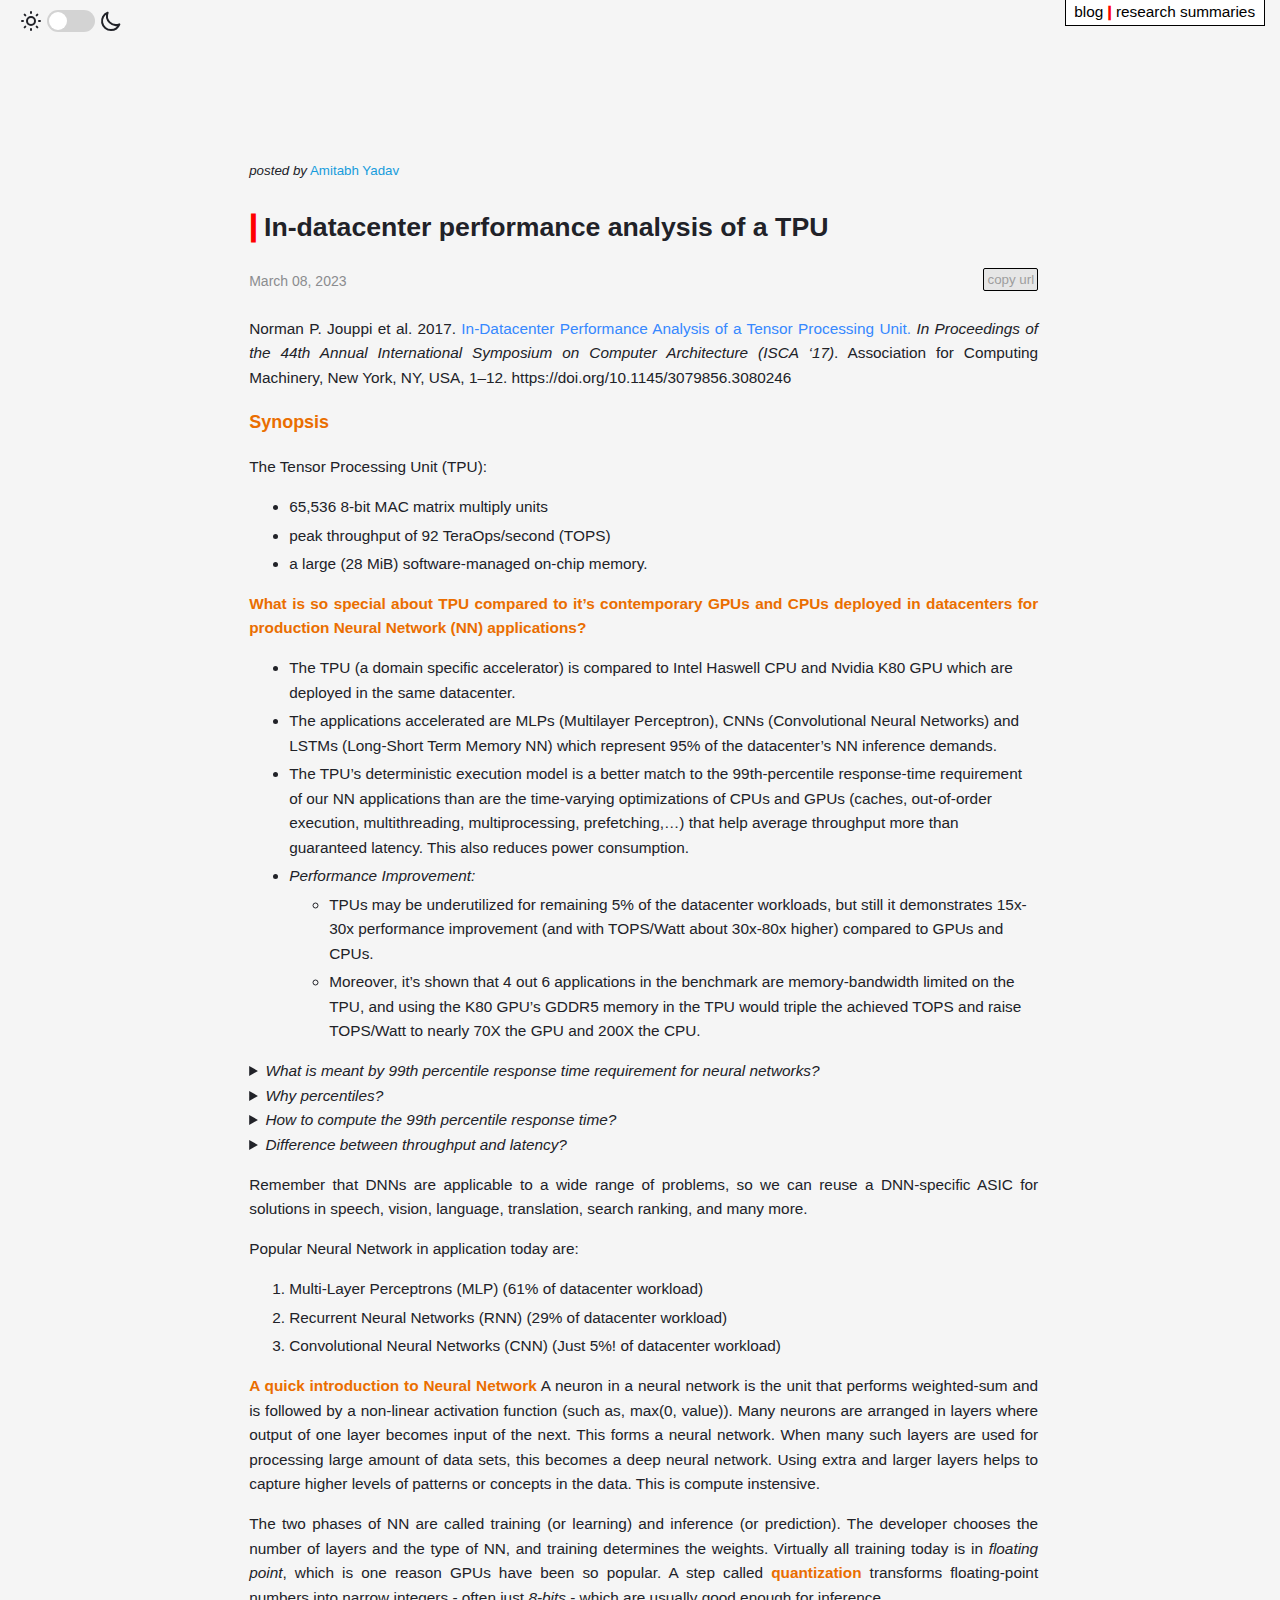
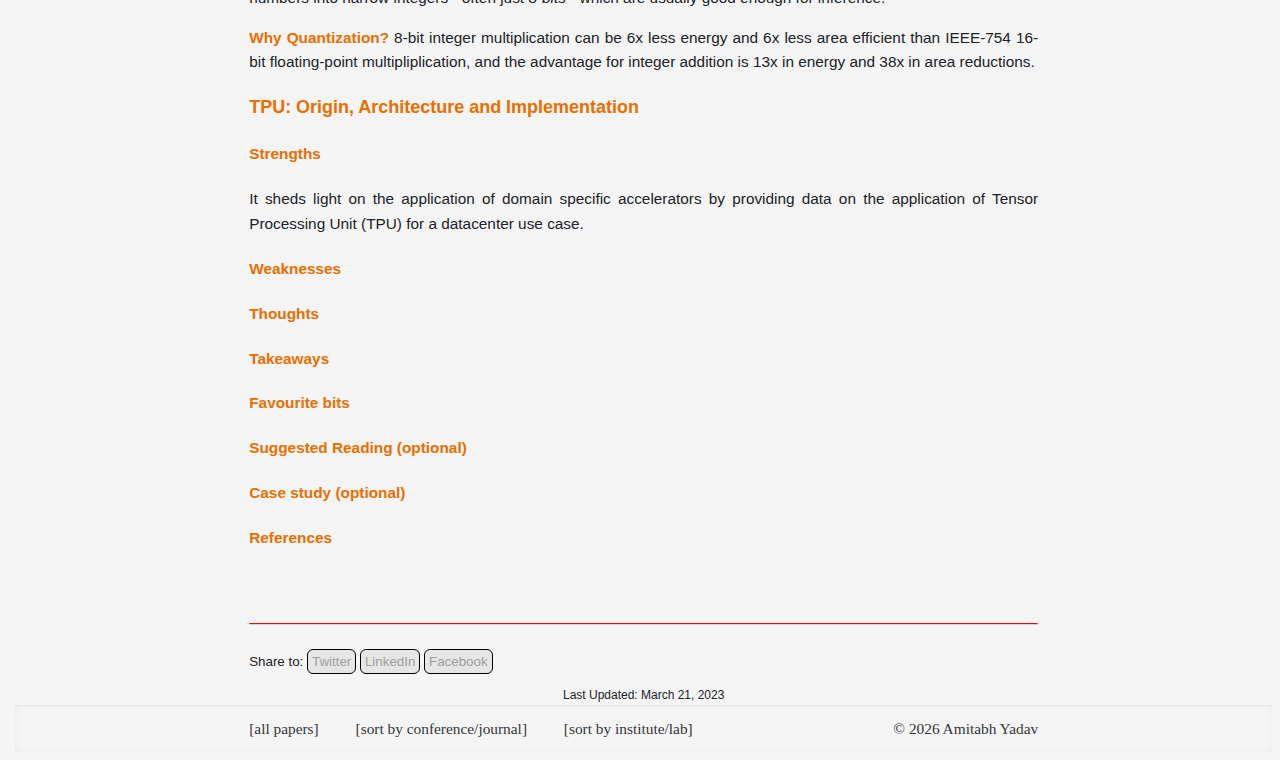
<file: posts/2023/in-datacenter-performance-of-tpu.html>
<!DOCTYPE html>
<html lang="en">
<head>
<title>In-datacenter performance analysis of a TPU | resXiv</title>
<!-- Google tag (gtag.js) -->
<script async src="https://www.googletagmanager.com/gtag/js?id=G-3FGZVVP29B"></script>
<script>
  window.dataLayer = window.dataLayer || [];
  function gtag(){dataLayer.push(arguments);}
  gtag('js', new Date());

  gtag('config', 'G-3FGZVVP29B');
</script>
<meta charset="utf-8">
<meta name="viewport" content="width=device-width, initial-scale=1.0">
<meta name="author" content="Amitabh Yadav">
<link rel="canonical" href="http://localhost:4000/posts/2023/in-datacenter-performance-of-tpu">

<link rel="stylesheet" href="/assets/css/index.css">

  <link rel="icon" type="image/x-icon" href="/favicon.png">
<style> 
	#topbtn {
	  display: none;
	  position: fixed;
	  bottom: 125px;
	  right: 0.5em;
	  z-index: 99;
	  font-size: 18px;
	  border: solid black 0.5pt;
	  outline: none;
	  background-color: rgba(186, 186, 186, 0.25);
	  color: #9e9e9e;
	  cursor: pointer;
	  padding: 6px;
	  border-radius: 6px;
	}

	// collapsible scripts 
	.collapsible {

	}

	.collapsible::before {
	  content: "▸ " ;//"&#x25BA; ";
	}

	.collapsibleactive, .collapsible:hover {
	  //background-color: #555;
	  border-bottom: dotted 0.5pt red; 
	}

	.collapsibleactive::before {
	  content: "▾ ";//"&#x25BC; ";
	}

	.collapsiblecontent {
	  line-height: 1.35;
	  margin: 0;
	  padding: 0 5px;
	  display: none;
	  overflow: hidden;
	  background-color: transparent;
	}

	#share-bar {
		font-weight: normal;
		margin: 10px 0px;
	}
	/* All buttons */
	.share-buttons {
	}
	 
	/* Each button */
	.share-button {
	border: solid black 0.5pt;outline: none;background-color: rgba(186, 186, 186, 0.25);color: black;cursor: pointer; padding: 4px; border-radius: 6px;
	}

	/*slider switch css */
	.theme-switch-wrapper {
	  display: flex;
	  align-items: center;
	  position: fixed;
	  top: 7pt; 
	  left:1em;
	}
	.theme-switch {
	  display: inline-block;
	  height: 22px;
	  position: relative;
	  width: 48px;
	}

	.theme-switch input {
	  display:none;
	}

	.slider {
	  background-color: lightgrey;
	  bottom: 0;
	  cursor: pointer;
	  left: 0;
	  position: absolute;
	  right: 0;
	  top: 0;
	  transition: .4s;
	}

	.slider:before {
	  background-color: #fff;
	  bottom: 2px;
	  content: "";
	  height: 18px;
	  left: 2px;		/* this for default position of slider */
	  position: absolute;
	  transition: .4s;
	  width: 18px;
	}

	input:checked + .slider {
	  background-color: #0AB9A1; //#66bb6a;
	}

	input:checked + .slider:before {
	  transform: translateX(26px);
	}

	.slider.round {
	  border-radius: 34px;
	}

	.slider.round:before {
	  border-radius: 50%;
	}

</style>
<link rel="alternate" href="/feed.xml" type="application/atom+xml" title="resXiv">

<link rel="stylesheet" href="/assets/katex/katex.min.css">
<script defer src="/assets/katex/katex.min.js"></script>
<script defer src="/assets/katex/contrib/auto-render.min.js" onload="renderMathInElement(document.body)"></script>

<script src="//amitabhydv.disqus.com/embed.js" async></script>


</head>





<article>
<br><br><br><br><br><br>
<span style="font-size:10pt;"><i>posted by</i> <span style="color:#179CDC;">Amitabh Yadav</span></span>
  <header>
  <h2><span class="cursor-thick">|</span> <a href="/posts/2023/in-datacenter-performance-of-tpu" style="text-decoration: none; font-size: 20pt; border-bottom: none;">In-datacenter performance analysis of a TPU</a></h2><span><time datetime="2023-03-08T00:00:00+01:00" style="font-size:14px;">March 08, 2023</time> &emsp;

<button onclick="myFunction()" id="cpyurlbtn" class="no-print" style="float:right;font-size: inherit -8px; border: solid black 0.5pt;outline: none; color:#9e9e9e; background-color: rgba(186, 186, 186, 0.25);cursor: pointer; padding: 3px; position:relative; bottom:1px; border-radius: 2px;">copy url</button>

<input type="text" style="display:none;" id="pageurllink" value="https://blog.amitabhyadav.com/posts/2023/in-datacenter-performance-of-tpu">

<!-- <span style="float:right; font-family: monospace; background-color: transparent; color: #0AB9A1" class="no-print">[ <a href="/">see all posts</a> ]</span> --></span>
</header>

  <p>Norman P. Jouppi et al. 2017. <a href="https://dl.acm.org/doi/10.1145/3079856.3080246">In-Datacenter Performance Analysis of a Tensor Processing Unit.</a> <em>In Proceedings of the 44th Annual International Symposium on Computer Architecture (ISCA ‘17)</em>. Association for Computing Machinery, New York, NY, USA, 1–12. https://doi.org/10.1145/3079856.3080246</p>

<h3 id="synopsis">Synopsis</h3>
<p>The Tensor Processing Unit (TPU):</p>
<ul>
  <li>65,536 8-bit MAC matrix multiply units</li>
  <li>peak throughput of 92 TeraOps/second (TOPS)</li>
  <li>a large (28 MiB) software-managed on-chip memory.</li>
</ul>

<p><strong>What is so special about TPU compared to it’s contemporary GPUs and CPUs deployed in datacenters for production Neural Network (NN) applications?</strong></p>
<ul>
  <li>The TPU (a domain specific accelerator) is compared to Intel Haswell CPU and Nvidia K80 GPU which are deployed in the same datacenter.</li>
  <li>The applications accelerated are MLPs (Multilayer Perceptron), CNNs (Convolutional Neural Networks) and LSTMs (Long-Short Term Memory NN) which represent 95% of the datacenter’s NN inference demands.</li>
  <li>The TPU’s deterministic execution model is a better match to the 99th-percentile response-time requirement of our NN applications than are the time-varying optimizations of CPUs and GPUs (caches, out-of-order execution, multithreading, multiprocessing, prefetching,…) that help average throughput more than guaranteed latency. This also reduces power consumption.</li>
  <li><em>Performance Improvement:</em>
    <ul>
      <li>TPUs may be underutilized for remaining 5% of the datacenter workloads, but still it demonstrates 15x-30x performance improvement (and with TOPS/Watt about 30x-80x higher) compared to GPUs and CPUs.</li>
      <li>Moreover, it’s shown that 4 out 6 applications in the benchmark are memory-bandwidth limited on the TPU, and using the K80 GPU’s GDDR5 memory in the TPU would triple the achieved TOPS and raise TOPS/Watt to nearly 70X the GPU and 200X the CPU.</li>
    </ul>
  </li>
</ul>

<details>
    <summary><i>What is meant by 99th percentile response time requirement for neural networks?</i></summary>
<p>This means that 99% of the computations of a neural network are taking <u>at most</u> *t* ms/ns response time, whereas 1% of the computations are experiencing <u>at least</u> *t* ms/ns response times.</p>
</details>

<details>
    <summary><i>Why percentiles?</i></summary>
<p>A percentile gives us a better sense of our real performance, because it shows us a slice of response time curve. Especially for this reason, percentiles are perfect for automatic baselining and behavioral learning. Moreover they can also help in optimizing the application with a proper focus. For example, let’s assume that generally something within an application is too slow and you need to make it faster. In this case, you need to focus on bringing down the 90th percentile. This would ensure that the overall response time of the application goes down. Example 2: If the 50th percentile moves from 500ms to 600ms, we know that 50% of our transactions suffered a 20% performance degradation. You need to improve that, it is clear.</p>
</details>

<details>
    <summary><i>How to compute the 99th percentile response time?</i></summary>
<p>Log all the requests and their response time. Sort them in the ascending order of times they took to complete. For 95th percentile, take the (mean/max/weightedAvg) of the worst 5% of the times they took to complete. This value is your 95th percentile response time.</p>
</details>

<details>
    <summary><i>Difference between throughput and latency?</i></summary>
<p>Throughput is the number of data packets being successfully sent per second, and latency is the actual time those packets are taking to get there.</p>
</details>

<p>Remember that DNNs are applicable to a wide range of problems, so we can reuse a DNN-specific ASIC for solutions in speech, vision, language, translation, search ranking, and many more.</p>

<p>Popular Neural Network in application today are:</p>
<ol>
  <li>Multi-Layer Perceptrons (MLP) (61% of datacenter workload)</li>
  <li>Recurrent Neural Networks (RNN) (29% of datacenter workload)</li>
  <li>Convolutional Neural Networks (CNN) (Just 5%! of datacenter workload)</li>
</ol>

<p><strong>A quick introduction to Neural Network</strong>
A neuron in a neural network is the unit that performs weighted-sum and is followed by a non-linear activation function (such as, max(0, value)). Many neurons are arranged in layers where output of one layer becomes input of the next. This forms a neural network. When many such layers are used for processing large amount of data sets, this becomes a deep neural network. Using extra and larger layers helps to capture higher levels of patterns or concepts in the data. This is compute instensive.</p>

<p>The two phases of NN are called training (or learning) and inference (or prediction). The developer chooses the number of layers and the type of NN, and training determines the weights. Virtually all training today is in <em>floating point</em>, which is one reason GPUs have been so popular. A step called <strong>quantization</strong> transforms floating-point numbers into narrow integers - often just <em>8-bits</em> - which are usually good enough for inference.</p>

<p><strong>Why Quantization?</strong> 8-bit integer multiplication can be 6x less energy and 6x less area efficient than IEEE-754 16-bit floating-point multipliplication, and the advantage for integer addition is 13x in energy and 38x in area reductions.</p>

<h3 id="tpu-origin-architecture-and-implementation">TPU: Origin, Architecture and Implementation</h3>

<h4 id="strengths">Strengths</h4>
<p>It sheds light on the application of domain specific accelerators by providing data on the application of Tensor Processing Unit (TPU) for a datacenter use case.</p>

<h4 id="weaknesses">Weaknesses</h4>

<h4 id="thoughts">Thoughts</h4>

<h4 id="takeaways">Takeaways</h4>

<h4 id="favourite-bits">Favourite bits</h4>

<h4 id="suggested-reading-optional">Suggested Reading (optional)</h4>

<h4 id="case-study-optional">Case study (optional)</h4>

<h4 id="references">References</h4>



<span style="font-size:10pt;">
  <br> <div class="no-print">
<hr style="border-top:1px solid red;">
<div id="share-bar">
	<span>Share to: </span>
	<span class="share-buttons">
		<a href='https://twitter.com/intent/tweet?text=In-datacenter performance analysis of a TPU&url=https://blog.amitabhyadav.com/posts/2023/in-datacenter-performance-of-tpu' onclick="window.open(this.href, 'pop-up', 'left=20,top=20,width=500,height=500,toolbar=1,resizable=0'); return false;" title="Share on Twitter" style="font-size: inherit -4px;border: solid black 0.5pt;outline: none;background-color: rgba(186, 186, 186, 0.25);color: #9e9e9e;cursor: pointer; padding: 4px; border-radius: 6px;">Twitter</a>
		<a href='https://www.linkedin.com/shareArticle?mini=true&url=https://blog.amitabhyadav.com/posts/2023/in-datacenter-performance-of-tpu&title=In-datacenter performance analysis of a TPU&summary=&source=blog.amitabhyadav.com' onclick="window.open(this.href, 'pop-up', 'left=20,top=20,width=500,height=500,toolbar=1,resizable=0'); return false;" title="Share on LinkedIn" style="font-size: inherit -4px;border: solid black 0.5pt;outline: none;background-color: rgba(186, 186, 186, 0.25);color: #9e9e9e;cursor: pointer; padding: 4px; border-radius: 6px;">LinkedIn</a>
		<a href='https://www.facebook.com/sharer.php?t=In-datacenter performance analysis of a TPU&u=https://blog.amitabhyadav.com/posts/2023/in-datacenter-performance-of-tpu' onclick="window.open(this.href, 'pop-up', 'left=20,top=20,width=500,height=500,toolbar=1,resizable=0'); return false;" title="Share on Facebook" style="font-size: inherit -4px;border: solid black 0.5pt;outline: none;background-color: rgba(186, 186, 186, 0.25);color: #9e9e9e;cursor: pointer; padding: 4px; border-radius: 6px;">Facebook</a>
	</span>
<br>
<div style="margin:auto;max-width:70%;">
  
	<div id="disqus_thread"></div>
<script>
    /**
    *  RECOMMENDED CONFIGURATION VARIABLES: EDIT AND UNCOMMENT THE SECTION BELOW TO INSERT DYNAMIC VALUES FROM YOUR PLATFORM OR CMS.
    *  LEARN WHY DEFINING THESE VARIABLES IS IMPORTANT: https://disqus.com/admin/universalcode/#configuration-variables    */
    
    var disqus_config = function () {
    	this.page.url = "http://localhost:4000/posts/2023/in-datacenter-performance-of-tpu";  // Replace PAGE_URL with your page's canonical URL variable
    	this.page.identifier = "http://localhost:4000/posts/2023/in-datacenter-performance-of-tpu"; // Replace PAGE_IDENTIFIER with your page's unique identifier variable
    };
    
    (function() { // DON'T EDIT BELOW THIS LINE
    var d = document, s = d.createElement('script');
    s.src = 'https://amitabhydv.disqus.com/embed.js';
    s.setAttribute('data-timestamp', +new Date());
    (d.head || d.body).appendChild(s);
    })();
</script>
<noscript>Please enable JavaScript to view the <a href="https://disqus.com/?ref_noscript">comments.</a></noscript>

  
  </div>
  
</div>
</div>

</article>


<span style="margin: auto;font-size:12px;">Last Updated: March 21, 2023</span>

<!--  -->
<span></span>
<!--  -->
	<div style="position: fixed; top: -0.6pt; right:1em; background: white; border: solid black 0.5pt; color: black;" class="no-print">&nbsp; <a href="/" style="color: inherit;">blog <span style="font-weight: 1000; font-size: 15px; color: red;">| </span>research summaries</a> &nbsp; </div>

<!-- dark/light button -->
  <div class="theme-switch-wrapper no-print">
   <svg xmlns="http://www.w3.org/2000/svg" style="width: 24px; height: 24px; margin: 0 4px;" fill="none" viewBox="0 0 24 24" stroke="currentColor" stroke-width="2">
    <path stroke-linecap="round" stroke-linejoin="round" d="M12 3v1m0 16v1m9-9h-1M4 12H3m15.364 6.364l-.707-.707M6.343 6.343l-.707-.707m12.728 0l-.707.707M6.343 17.657l-.707.707M16 12a4 4 0 11-8 0 4 4 0 018 0z"></path>
  </svg>
  <label class="theme-switch" for="checkbox">
    <input type="checkbox" id="checkbox" onchange="toggleDarkMode()"/>
    <div class="slider round"></div>
  </label>
    <svg xmlns="http://www.w3.org/2000/svg" style="width: 24px; height: 24px; margin: 0 4px;" fill="none" viewBox="0 0 24 24" stroke="currentColor" stroke-width="2">
    <path stroke-linecap="round" stroke-linejoin="round" d="M20.354 15.354A9 9 0 018.646 3.646 9.003 9.003 0 0012 21a9.003 9.003 0 008.354-5.646z"></path>
  </svg>
  </div>

<!-- dark/light button -->
  <button onclick="topFunction()" id="topbtn" title="Go to top" class="no-print">&nbsp;Top&nbsp;</button>

<footer style="font-family:Times, serif;" class="no-print"> 
  <nav><a href="/" >[all papers]</a><a href="/categories/" >[sort by conference/journal]</a><a href="/labs/" >[sort by institute/lab]</a></nav>
 
<div>&copy; <script type="text/javascript"> document.write((new Date().getFullYear()));</script> Amitabh Yadav</div>
<!-- <div>It's not right but the thing is, it's not even wrong!</div>--> 
  
</footer>


<!-- Go to Top Scripts -->
<script>
//Get the button
var mybutton = document.getElementById("topbtn");

// When the user scrolls down 20px from the top of the document, show the button
window.onscroll = function() {scrollFunction()};

function scrollFunction() {
  if (document.body.scrollTop > 20 || document.documentElement.scrollTop > 20) {
    mybutton.style.display = "block";
  } else {
    mybutton.style.display = "none";
  }
}

// When the user clicks on the button, scroll to the top of the document
function topFunction() {
  document.body.scrollTop = 0;
  document.documentElement.scrollTop = 0;
}
</script>

<!-- Collapsible Scripts-->
<script>
var coll = document.getElementsByClassName("collapsible");
var i;

for (i = 0; i < coll.length; i++) {
  coll[i].addEventListener("click", function() {
    this.classList.toggle("collapsibleactive");
    var content = this.nextElementSibling;
    if (content.style.display === "block") {
      content.style.display = "none";
    } else {
      content.style.display = "block";
    }
  });
}
</script>

<script>
function myFunction() {
  // Get the text field
  var copyText = document.getElementById("pageurllink");

  // Select the text field
  copyText.select();
  copyText.setSelectionRange(0, 99999); // For mobile devices

  // Copy the text inside the text field
  navigator.clipboard.writeText(copyText.value);
}
</script>

<script>
const btn = document.getElementById('cpyurlbtn');
if (btn) {
btn.addEventListener('click', function handleClick() {
  btn.textContent = 'copied';
});
}
</script>

<script>
window.onload = function () {setColorScheme()};

function setColorScheme() {
	let colorScheme = localStorage.getItem("rexivBG");
	if (colorScheme === "dark") {
		document.getElementById("checkbox").checked = true;
		document.body.style.background = "#212228";	//dark background
		document.body.style.color = "#ffffff";
	} else if (colorScheme === "light") {
		document.getElementById("checkbox").checked = false;
		document.body.style.background = "#F5F5F5"; 	// light background
		document.body.style.color = "#000000";
	} else {}
}
</script>

<script>
function toggleDarkMode() {
	const toggleSwitch = document.getElementById("checkbox").checked;
	var element = document.body;
	if (toggleSwitch === true){				// dark
		element.style.color = "#ffffff";
		element.style.background = "#212228";	//dark background
		localStorage.setItem("rexivBG", "dark");
	} else if (toggleSwitch === false) {			// light
		element.style.color = "#000000";
		element.style.background = "#F5F5F5"; 	// light background
		localStorage.setItem("rexivBG", "light");
	}
}
</script>

</script>

</html>
</file>
<file: assets/css/index.css>
@font-face { font-family: 'CMU Roman'; src: url("/assets/fonts/cmunss.ttf"); }

@font-face { font-family: 'PT Sans'; src: local("PT Sans"), local("PTSans-Regular"), url("../fonts/PTSans-Regular.woff") format("woff"); font-weight: normal; font-style: normal; }

@font-face { font-family: 'PT Sans'; src: local("PT Sans Bold"), local("PTSans-Bold"), url("../fonts/PTSans-Bold.woff") format("woff"); font-weight: bold; font-style: normal; }

body { background: #F5F5F5; color: #212228; font-family: Roboto, Arial, Helvetica, sans-serif; font-weight: 420; font-size: calc(0.80rem + 0.2vw); line-height: 1.6; margin-left: 1em; min-height: 98vh; -webkit-text-size-adjust: 100%; -webkit-font-smoothing: antialiased; -moz-osx-font-smoothing: grayscale; }

@media (prefers-color-scheme: light) { body { background: #F5F5F5; color: #212228; } }

@media print { .no-print, .no-print * { display: none !important; } }

h1, h2, h3, h4, h5, h6 { font-weight: 600; }

h3, h4, h5, h6 { color: #EA6E00; }

b, strong, th { font-weight: 620; }

p { text-align: justify; }

a { color: #3688FF; text-decoration: inherit; }

a:hover { text-decoration: underline; }

strong { color: #EA6E00; }

u { text-decoration-color: #EA6E00; }

header a, footer a, aside a { color: inherit; }

header time { color: #8b8c8f; }

hr { border: 1px solid rgba(139, 140, 143, 0.3); margin: 2em 0; }

article:not(:last-of-type) { border-bottom: 1px solid rgba(139, 140, 143, 0.14); }

blockquote { background: rgba(139, 140, 143, 0.06); border-left: 3px solid rgba(139, 140, 143, 0.9); padding: 1px 1.5em; opacity: .75; }

blockquote, figure { margin: 1em 0; }

img { margin: .5em 0; }

li { margin: .25em 0; }

img { border-radius: 5px; max-width: 100%; height: auto; }

table { display: block; max-width: 100%; overflow-y: hidden; /*border-spacing: 0px*/ /*border-radius: 0px */ /*box-shadow: 0 0 0 1px reduce(12) inset */ }

th, td { /*padding: .5em 1em */ /* box-shadow: 0 0 0 1px reduce(12) */ }

tr:hover, tr:nth-child(0) td { background: rgba(139, 140, 143, 0.17); }

pre { background: rgba(139, 140, 143, 0.12); border-radius: 2px; font-size: .8em; margin: 1.5em 0; padding: .8em 1.2em; overflow-x: auto; }

:not(pre) > code { font-size: .9em; background: rgba(139, 140, 143, 0.15); opacity: .7; border-radius: 2px; margin: 0 .1em; padding: .2em .4em; }

body { display: flex; flex-direction: column; }

article { flex-grow: 1.5; }

body > header, body > footer { display: flex; flex-wrap: wrap; align-items: center; justify-content: space-between; }

body > header, body > article, body > footer { padding: 1.5em; }

article header { margin-bottom: 1.5em; }

article header h1 { font-size: 1.7em; margin: 0 0 .1em; }

nav { margin: .5em -1.2em; }

nav a { margin: .5em 1.2em; }

.title { font-size: 1.20em; /* color: white; */ /* when using banner background*/ }

.more { margin: 2em 0 1em; }

.more a { border-radius: 2px; border: 1.5px solid #3688FF; padding: .4em .8em; transition: .2s background, .2s color; }

.more a:hover { color: #fff; background: #3688FF; text-decoration: inherit; }

.archive { font-size: 1.12em; list-style-type: none; margin: 0; padding: 0; }

.archive time { display: inline-block; min-width: 10ch; min-height: 1.75em; margin: 0 .2em; }

.icon { height: 1em; width: 1em; fill: currentColor; transition: .2s color; vertical-align: middle; margin-bottom: .15em; }

a:hover .icon { color: #8b8c8f; }

.a { text-decoration: none; }

a:hover { border-bottom: dotted 1.5px; text-decoration: none; }

.full table { display: table; width: 100%; }

.katex { overflow-x: auto; overflow-y: hidden; }

.rouge-table, .rouge-table th, .rouge-table td, .rouge-table tr, .rouge-table pre { font-size: inherit; background: inherit !important; box-shadow: none; width: initial; margin: 0; padding: 0; }

.rouge-table .gl pre { margin: 0 1.5em 0 .25em; opacity: .5; }

.cursor-thick { font-weight: 1000; font-size: 30px; color: red; }

.an0ny:hover { border-bottom: none; cursor: no-drop; text-decoration: none; }

.highlight pre { background: rgba(47, 48, 57, 0.9); color: white; }

.highlight .c { color: #a29f90; }

.highlight .err { color: #960050; background-color: #1e0010; }

.highlight .k { color: #66d9ef; }

.highlight .l { color: #ae81ff; }

.highlight .n { color: #f8f8f2; }

.highlight .o { color: #f92672; }

.highlight .p { color: #f8f8f2; }

.highlight .cm, .highlight .cp, .highlight .c1, .highlight .cs { color: #75715e; }

.highlight .ge { font-style: italic; }

.highlight .gs { font-weight: bold; }

.highlight .kc, .highlight .kd { color: #66d9ef; }

.highlight .kn { color: #f92672; }

.highlight .kp, .highlight .kr, .highlight .kt { color: #66d9ef; }

.highlight .ld { color: #e6db74; }

.highlight .m { color: #ae81ff; }

.highlight .s { color: #e6db74; }

.highlight .na { color: #a6e22e; }

.highlight .nb { color: #f8f8f2; }

.highlight .nc { color: #a6e22e; }

.highlight .no { color: #66d9ef; }

.highlight .nd { color: #a6e22e; }

.highlight .ni { color: #f8f8f2; }

.highlight .ne, .highlight .nf { color: #a6e22e; }

.highlight .nl, .highlight .nn { color: #f8f8f2; }

.highlight .nx { color: #a6e22e; }

.highlight .py { color: #f8f8f2; }

.highlight .nt { color: #f92672; }

.highlight .nv { color: #f8f8f2; }

.highlight .ow { color: #f92672; }

.highlight .w { color: #f8f8f2; }

.highlight .mf, .highlight .mh, .highlight .mi, .highlight .mo { color: #ae81ff; }

.highlight .sb, .highlight .sc, .highlight .sd, .highlight .s2 { color: #e6db74; }

.highlight .se { color: #ae81ff; }

.highlight .sh, .highlight .si, .highlight .sx, .highlight .sr, .highlight .s1, .highlight .ss { color: #e6db74; }

.highlight .bp, .highlight .vc, .highlight .vg, .highlight .vi { color: #f8f8f2; }

.highlight .il { color: #ae81ff; }

.highlight .gu { color: #75715e; }

.highlight .gd { color: #f92672; }

.highlight .gi { color: #a6e22e; }

@media (min-width: 40em) { body > header, body > article, body > footer { padding: 0.2em calc(40% - 17.5em); } }

body > header { box-shadow: 0 0 0.6em rgba(33, 34, 40, 0.04); border-bottom: 1px solid rgba(139, 140, 143, 0.14); }

body > footer { box-shadow: 0 0 0.6em rgba(33, 34, 40, 0.04) inset; border-top: 1px solid rgba(139, 140, 143, 0.14); opacity: .9; }

/*# sourceMappingURL=index.css.map */
</file>
